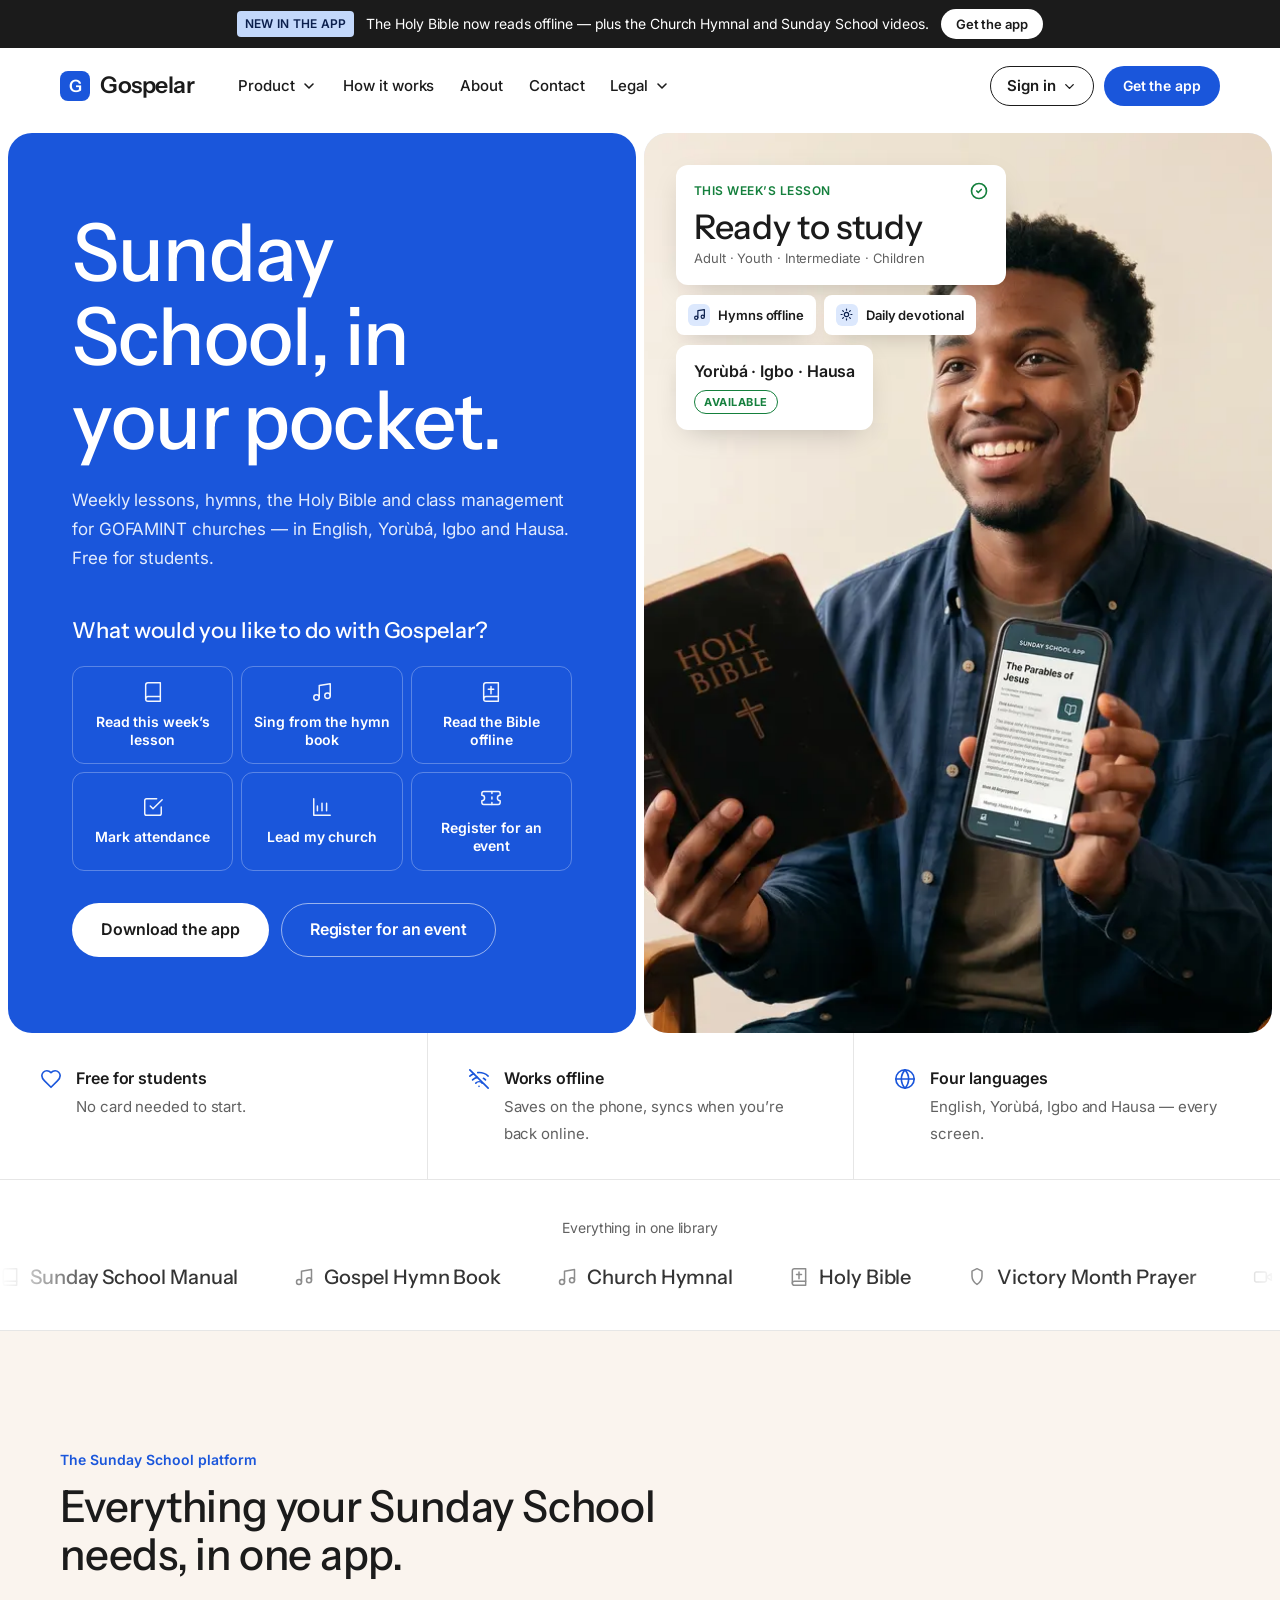
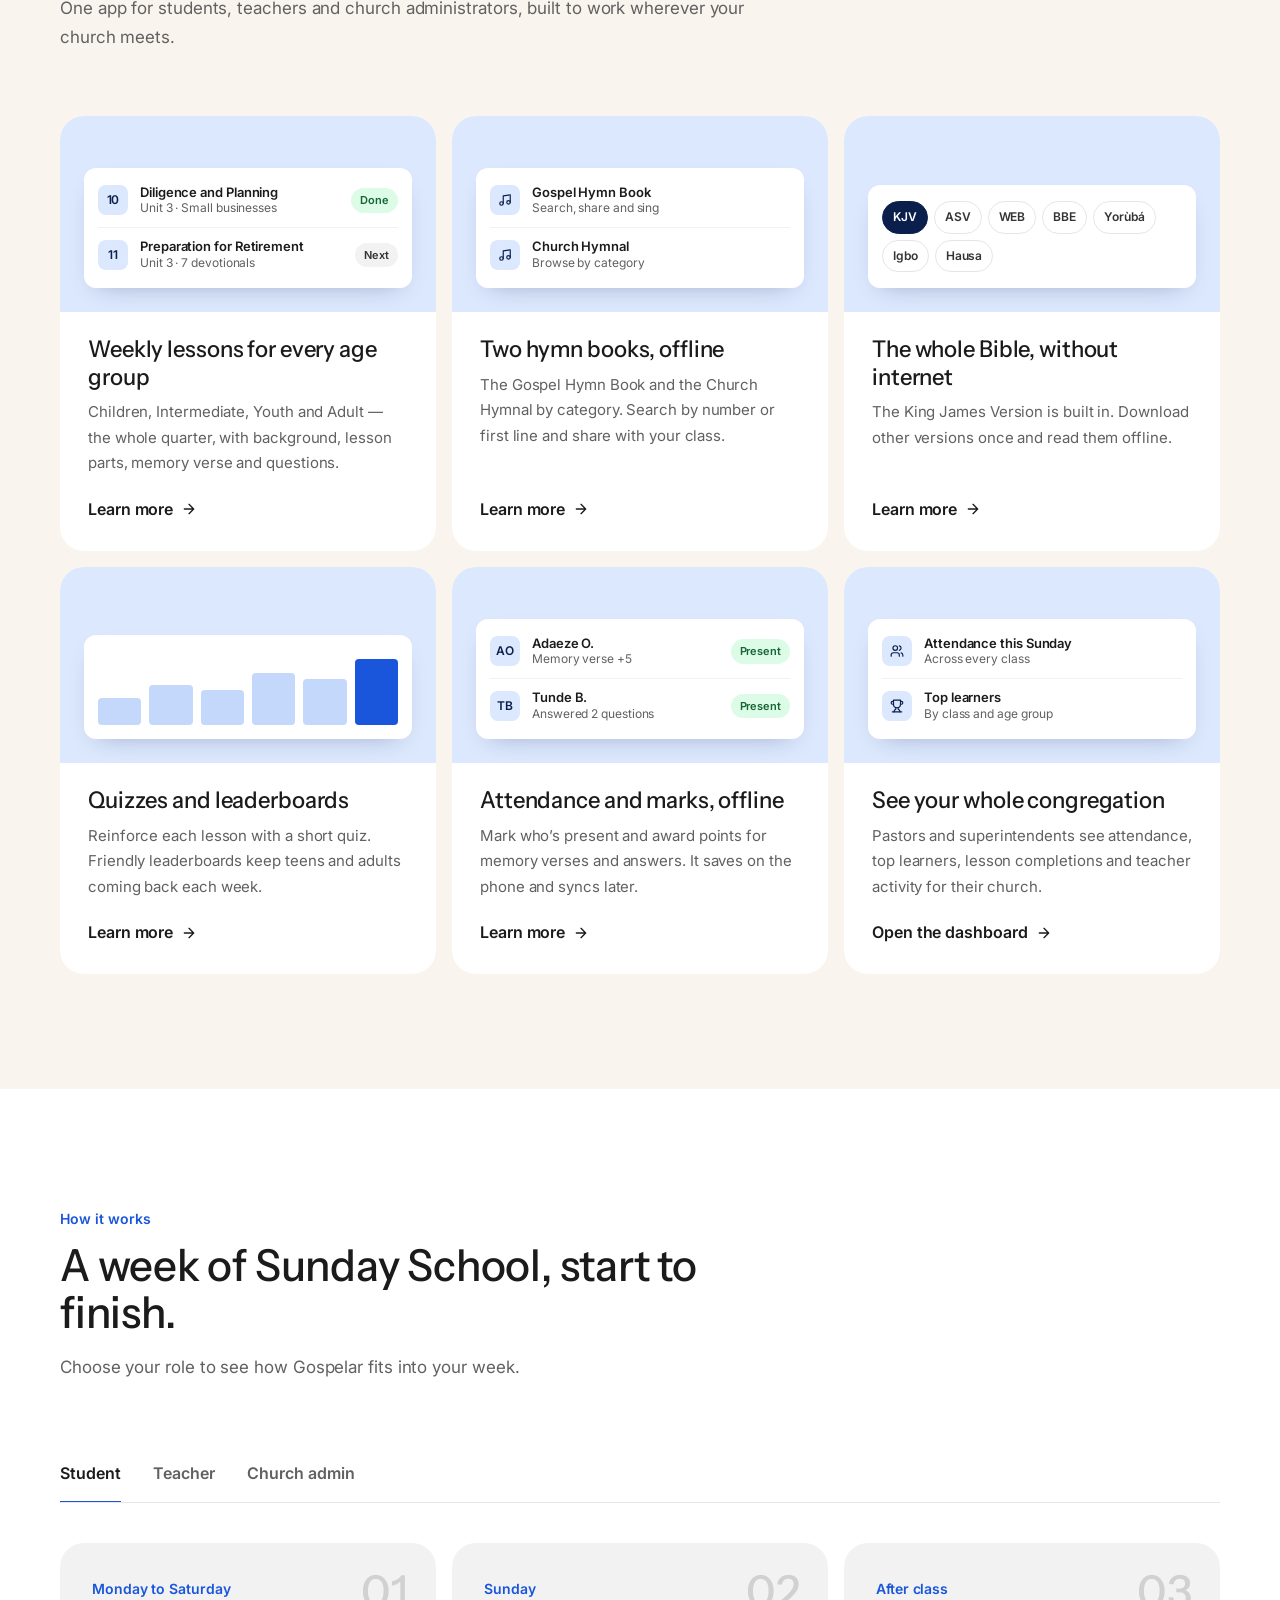
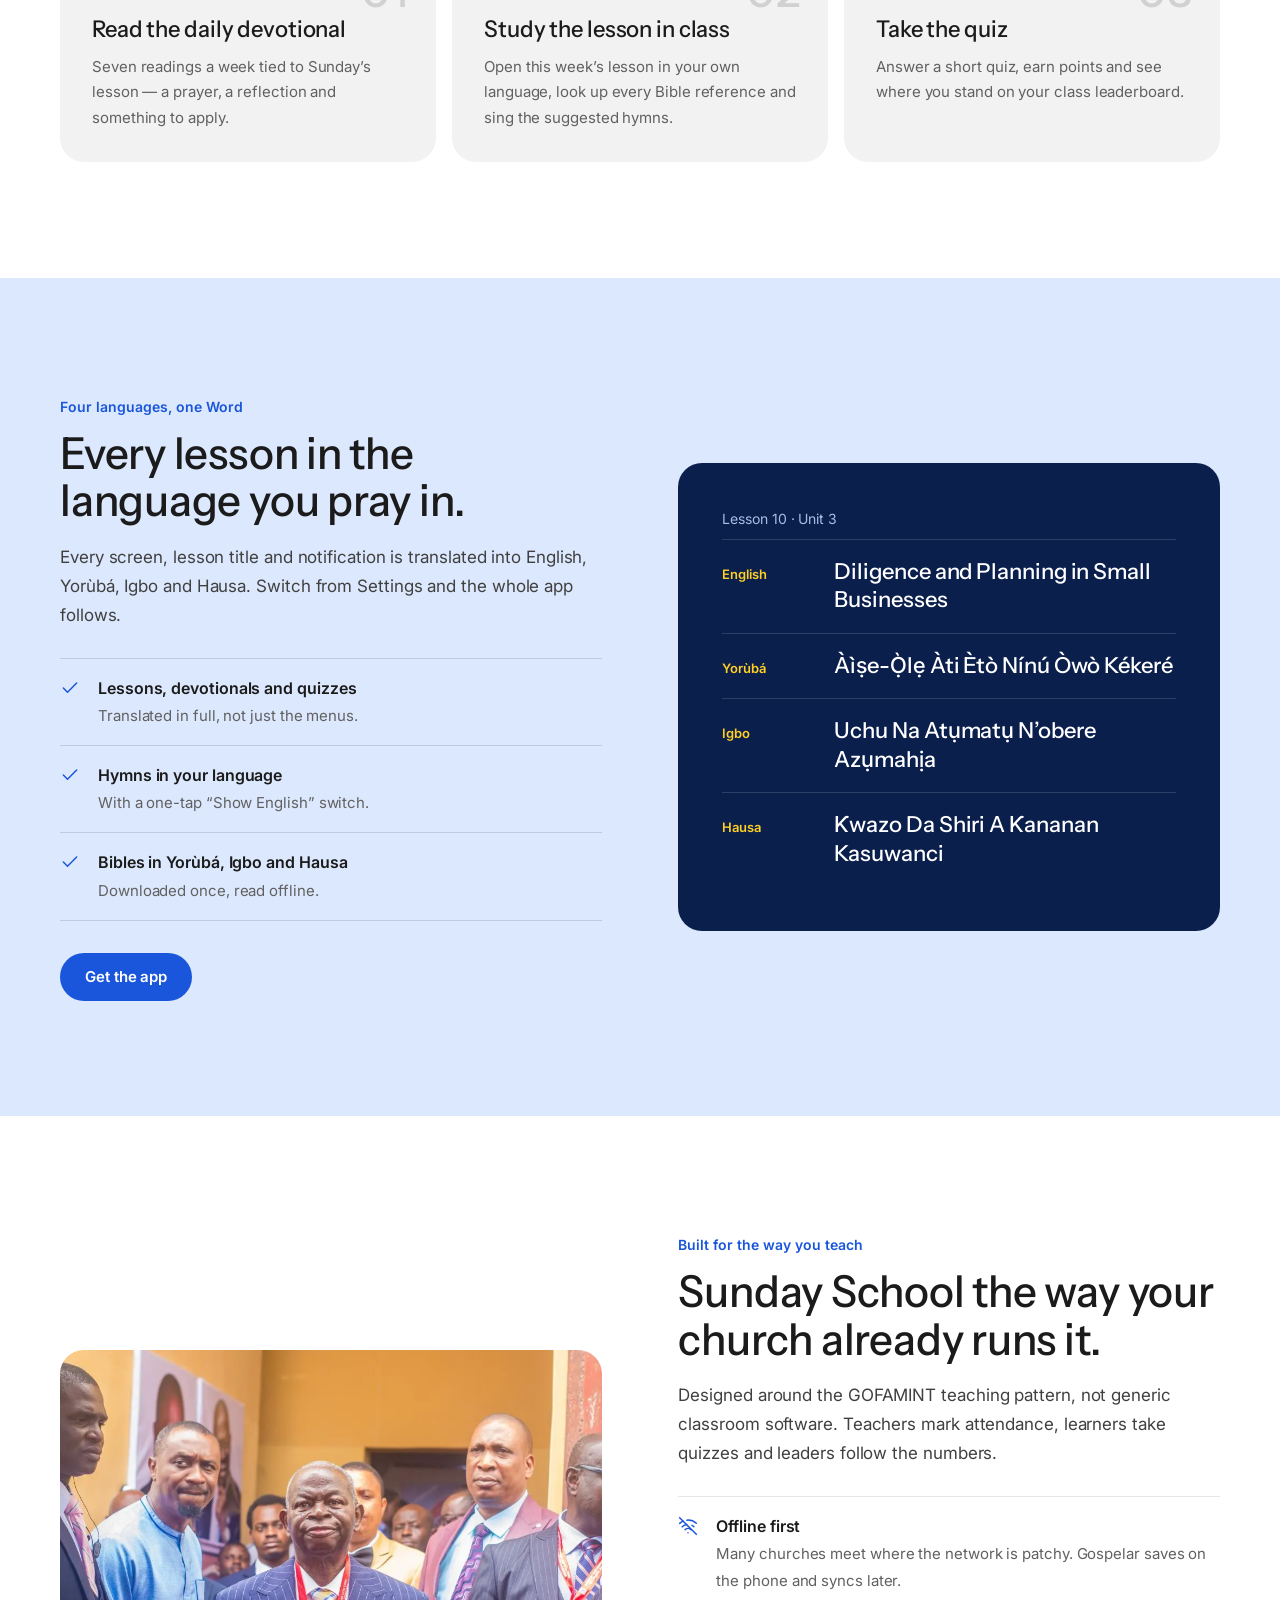
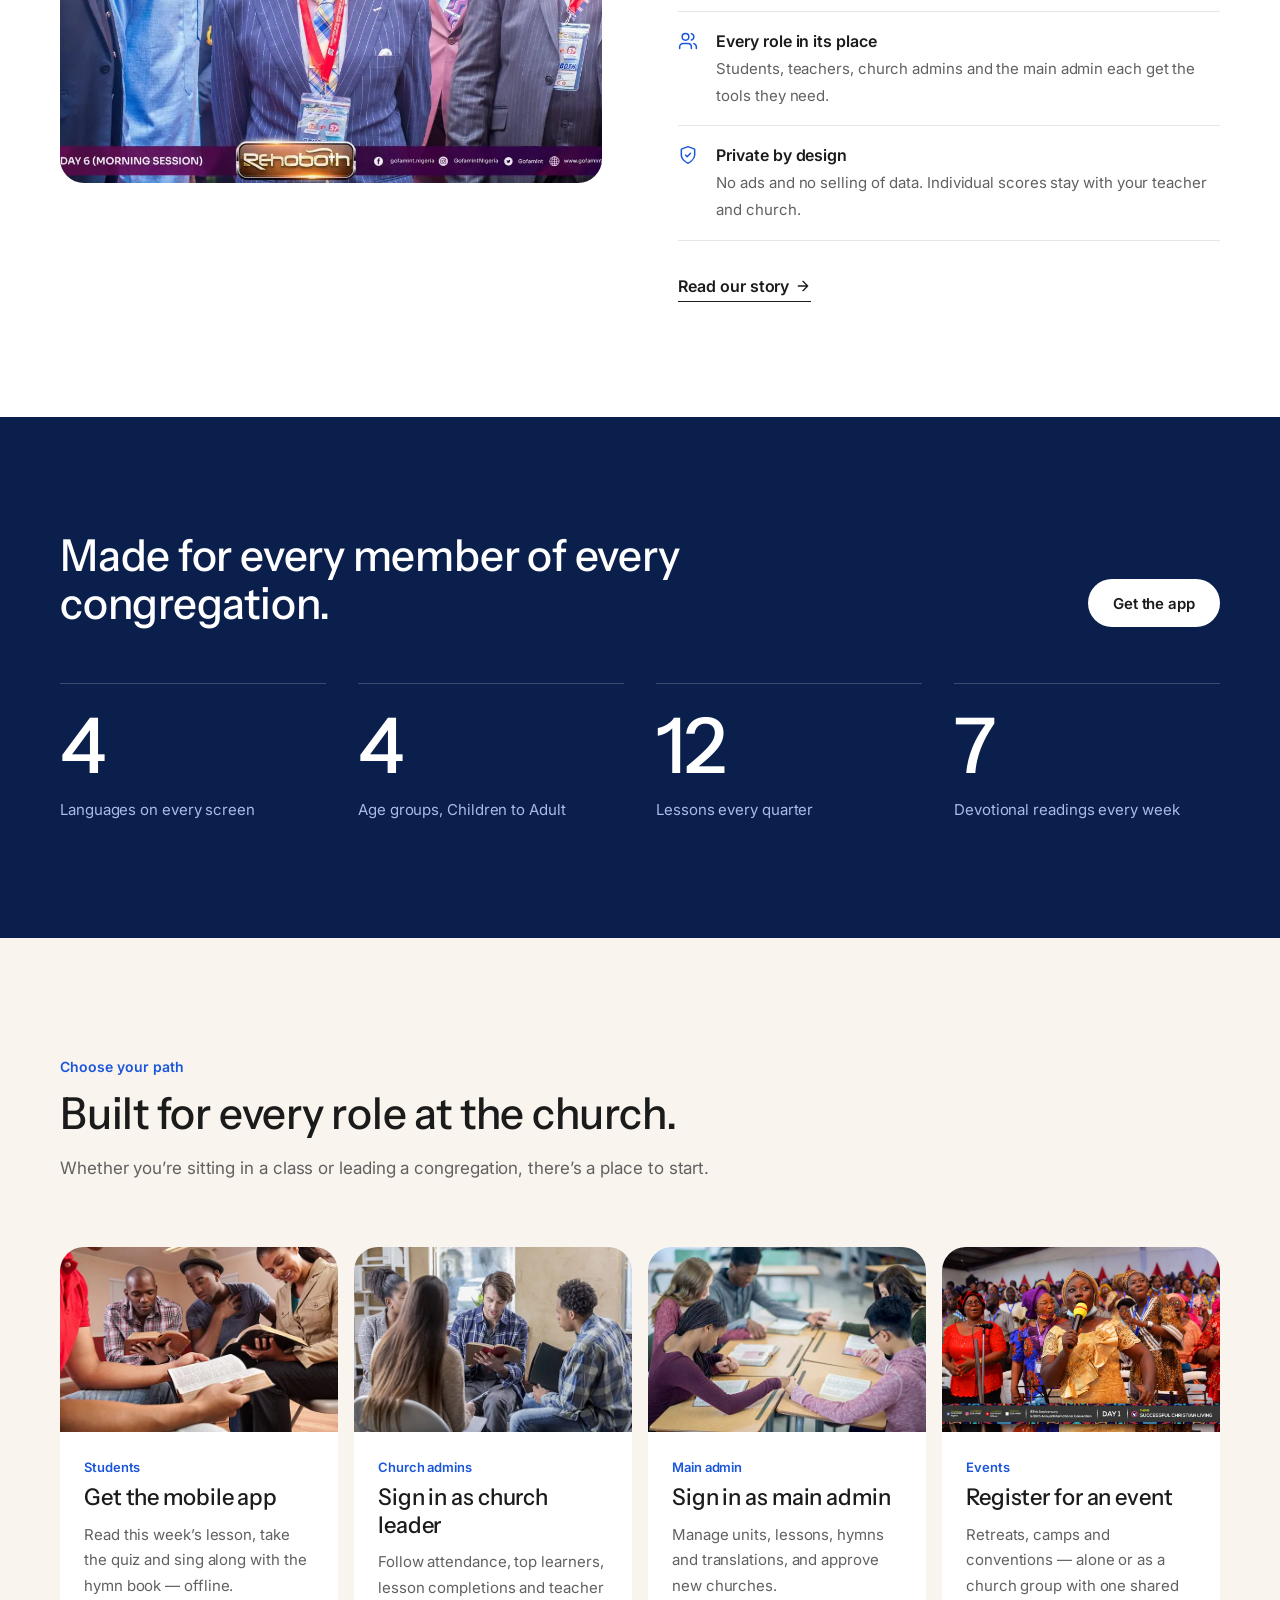
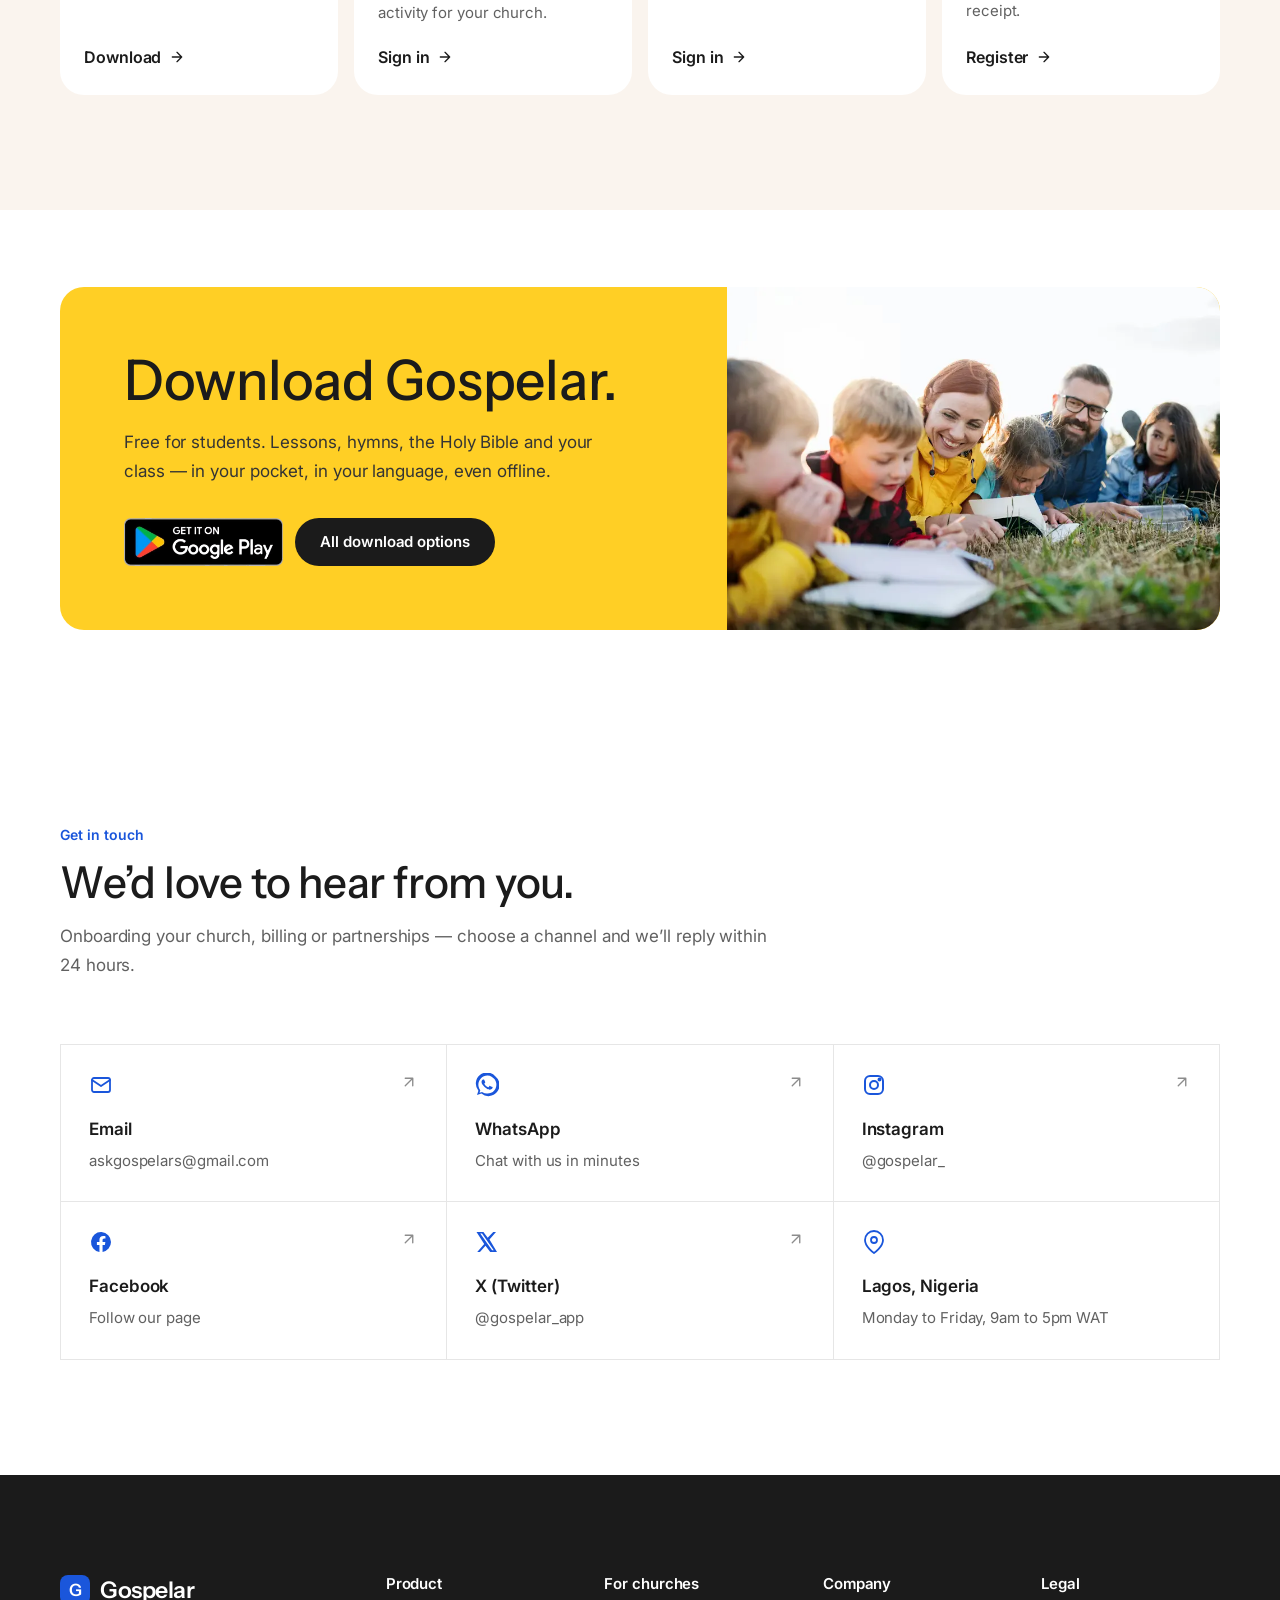
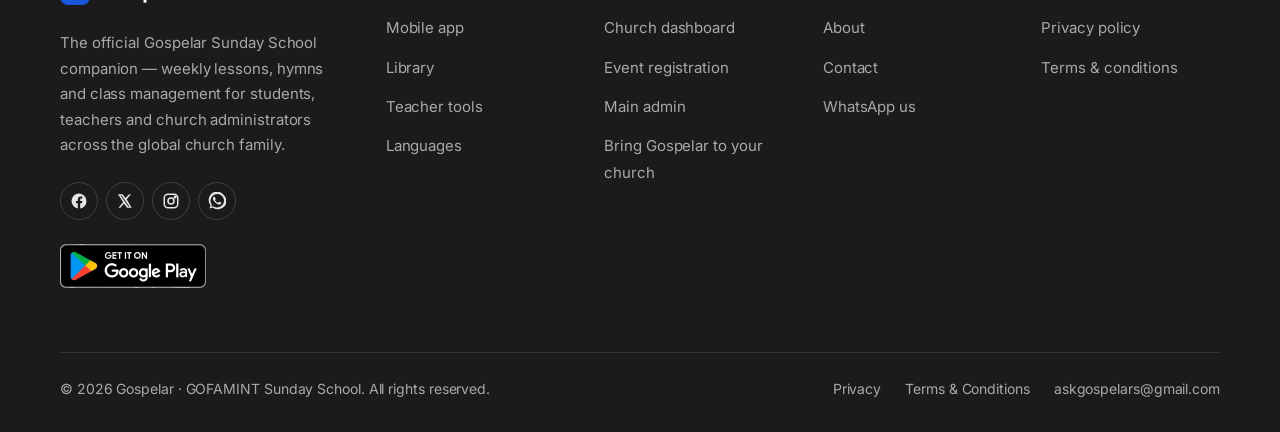
<file: index.html>
<!doctype html>
<html lang="en" class="no-js">
<head>
<meta charset="utf-8">
<meta name="viewport" content="width=device-width,initial-scale=1,viewport-fit=cover">
<meta http-equiv="Content-Security-Policy" content="upgrade-insecure-requests">
<title>Gospelar — Sunday School, in your pocket</title>
<meta name="description" content="Gospelar is the official GOFAMINT Sunday School companion: weekly lessons, hymn books, the Holy Bible offline, quizzes and class management for students, teachers and church admins — in English, Yorùbá, Igbo and Hausa.">
<link rel="canonical" href="https://www.gospelar.com/">
<link rel="icon" type="image/svg+xml" href="/logo.svg">
<link rel="alternate icon" type="image/png" href="/favicon.png">
<link rel="apple-touch-icon" sizes="180x180" href="/favicon.png">
<meta name="theme-color" content="#1A56DB">
<meta property="og:title" content="Gospelar — Sunday School, in your pocket">
<meta property="og:description" content="Gospelar is the official GOFAMINT Sunday School companion: weekly lessons, hymn books, the Holy Bible offline, quizzes and class management for students, teachers and church admins — in English, Yorùbá, Igbo and Hausa.">
<meta property="og:url" content="https://www.gospelar.com/">
<meta property="og:type" content="website">
<meta property="og:image" content="https://www.gospelar.com/og.png">
<meta name="twitter:card" content="summary_large_image">
<meta name="google-site-verification" content="_QhrQW_RCBbt8Z-74J6TYrkos6VNBDIno-dVnlDckDE" />
<link rel="preconnect" href="https://fonts.googleapis.com">
<link rel="preconnect" href="https://fonts.gstatic.com" crossorigin>
<link href="https://fonts.googleapis.com/css2?family=Inter:wght@400;500;600;700&family=Instrument+Sans:wdth,wght@75..100,400..700&display=swap" rel="stylesheet">
<link rel="stylesheet" href="/assets/site.css">
</head>
<body>
<a class="sr-only" href="#main">Skip to content</a>

<div class="announce">
  <div class="container">
    <span class="tag">New in the app</span>
    <span>The Holy Bible now reads offline — plus the Church Hymnal and Sunday School videos.</span>
    <a href="/app" class="btn btn-white">Get the app</a>
  </div>
</div>

<header class="site-header">
  <div class="container nav">
    <a href="/" class="brand" aria-label="Gospelar home"><span class="brand-mark">G</span><span>Gospelar</span></a>

    <nav class="nav-menu" aria-label="Main">
      <div class="nav-item">
        <button class="nav-trigger" aria-expanded="false" aria-haspopup="true">Product <svg width="16" height="16" viewBox="0 0 24 24" fill="none" stroke="currentColor" stroke-width="2.4" stroke-linecap="round" stroke-linejoin="round" aria-hidden="true"><path d="m6 9 6 6 6-6"/></svg></button>
        <div class="dropdown mega" role="menu">
          <a class="dd-link" href="/app">
          <span class="dd-icon"><svg width="19" height="19" viewBox="0 0 24 24" fill="none" stroke="currentColor" stroke-width="1.9" stroke-linecap="round" stroke-linejoin="round" aria-hidden="true"><rect x="5" y="2" width="14" height="20" rx="2" ry="2"/><path d="M12 18h.01"/></svg></span>
          <span><span class="dd-title">Mobile app</span><span class="dd-sub">Lessons, hymns, Bible &amp; quizzes — free for students</span></span>
        </a>
          <a class="dd-link" href="/#platform">
          <span class="dd-icon"><svg width="19" height="19" viewBox="0 0 24 24" fill="none" stroke="currentColor" stroke-width="1.9" stroke-linecap="round" stroke-linejoin="round" aria-hidden="true"><path d="M4 19.5A2.5 2.5 0 0 1 6.5 17H20"/><path d="M6.5 2H20v20H6.5A2.5 2.5 0 0 1 4 19.5v-15A2.5 2.5 0 0 1 6.5 2z"/></svg></span>
          <span><span class="dd-title">Library</span><span class="dd-sub">Sunday School manual, hymn books, Holy Bible</span></span>
        </a>
          <a class="dd-link" href="/#walkthrough">
          <span class="dd-icon"><svg width="19" height="19" viewBox="0 0 24 24" fill="none" stroke="currentColor" stroke-width="1.9" stroke-linecap="round" stroke-linejoin="round" aria-hidden="true"><path d="m9 11 3 3L22 4"/><path d="M21 12v7a2 2 0 0 1-2 2H5a2 2 0 0 1-2-2V5a2 2 0 0 1 2-2h11"/></svg></span>
          <span><span class="dd-title">Teacher tools</span><span class="dd-sub">Attendance &amp; marks that work offline</span></span>
        </a>
          <a class="dd-link" href="https://church.gospelar.com">
          <span class="dd-icon"><svg width="19" height="19" viewBox="0 0 24 24" fill="none" stroke="currentColor" stroke-width="1.9" stroke-linecap="round" stroke-linejoin="round" aria-hidden="true"><path d="M3 3v18h18"/><path d="M7 16v-5M12 16V8M17 16v-8"/></svg></span>
          <span><span class="dd-title">Church dashboard</span><span class="dd-sub">Engagement across your congregation</span></span>
        </a>
          <a class="dd-link" href="https://register.gospelar.com/">
          <span class="dd-icon"><svg width="19" height="19" viewBox="0 0 24 24" fill="none" stroke="currentColor" stroke-width="1.9" stroke-linecap="round" stroke-linejoin="round" aria-hidden="true"><path d="M2 9a3 3 0 0 1 0 6v2a2 2 0 0 0 2 2h16a2 2 0 0 0 2-2v-2a3 3 0 0 1 0-6V7a2 2 0 0 0-2-2H4a2 2 0 0 0-2 2Z"/><path d="M13 5v2M13 17v2M13 11v2"/></svg></span>
          <span><span class="dd-title">Event registration</span><span class="dd-sub">Retreats, camps &amp; conventions</span></span>
        </a>
          <a class="dd-link" href="/#languages">
          <span class="dd-icon"><svg width="19" height="19" viewBox="0 0 24 24" fill="none" stroke="currentColor" stroke-width="1.9" stroke-linecap="round" stroke-linejoin="round" aria-hidden="true"><circle cx="12" cy="12" r="10"/><path d="M2 12h20"/><path d="M12 2a15.3 15.3 0 0 1 4 10 15.3 15.3 0 0 1-4 10 15.3 15.3 0 0 1-4-10 15.3 15.3 0 0 1 4-10z"/></svg></span>
          <span><span class="dd-title">Four languages</span><span class="dd-sub">English, Yorùbá, Igbo and Hausa</span></span>
        </a>
          <div class="dd-foot"><span>Free for students. Sign-in for teachers and church admins.</span><a class="link-arrow" href="/app">Get the app <span class="arrow">→</span></a></div>
        </div>
      </div>
      <a class="nav-link" href="/#walkthrough">How it works</a>
      <a class="nav-link" href="/about">About</a>
      <a class="nav-link" href="/#contact">Contact</a>
      <div class="nav-item">
        <button class="nav-trigger" aria-expanded="false" aria-haspopup="true">Legal <svg width="16" height="16" viewBox="0 0 24 24" fill="none" stroke="currentColor" stroke-width="2.4" stroke-linecap="round" stroke-linejoin="round" aria-hidden="true"><path d="m6 9 6 6 6-6"/></svg></button>
        <div class="dropdown" role="menu">
          <a class="dd-link" href="/privacy">
          <span class="dd-icon"><svg width="19" height="19" viewBox="0 0 24 24" fill="none" stroke="currentColor" stroke-width="1.9" stroke-linecap="round" stroke-linejoin="round" aria-hidden="true"><path d="M12 22s8-4 8-10V5l-8-3-8 3v7c0 6 8 10 8 10z"/><path d="m9 12 2 2 4-4"/></svg></span>
          <span><span class="dd-title">Privacy Policy</span><span class="dd-sub">What we collect, how we use it, your rights</span></span>
        </a>
          <a class="dd-link" href="/terms">
          <span class="dd-icon"><svg width="19" height="19" viewBox="0 0 24 24" fill="none" stroke="currentColor" stroke-width="1.9" stroke-linecap="round" stroke-linejoin="round" aria-hidden="true"><path d="M4 19.5A2.5 2.5 0 0 1 6.5 17H20"/><path d="M6.5 2H20v20H6.5A2.5 2.5 0 0 1 4 19.5v-15A2.5 2.5 0 0 1 6.5 2z"/></svg></span>
          <span><span class="dd-title">Terms &amp; Conditions</span><span class="dd-sub">The rules for using the Gospelar app and website</span></span>
        </a>
        </div>
      </div>
    </nav>

    <div class="nav-actions">
      <div class="nav-item hide-m">
        <button class="nav-trigger btn btn-line btn-sm" aria-expanded="false" aria-haspopup="true">Sign in <svg width="15" height="15" viewBox="0 0 24 24" fill="none" stroke="currentColor" stroke-width="2.2" stroke-linecap="round" stroke-linejoin="round" aria-hidden="true"><path d="m6 9 6 6 6-6"/></svg></button>
        <div class="dropdown right" role="menu">
          <a class="dd-link" href="https://church.gospelar.com">
          <span class="dd-icon"><svg width="19" height="19" viewBox="0 0 24 24" fill="none" stroke="currentColor" stroke-width="1.9" stroke-linecap="round" stroke-linejoin="round" aria-hidden="true"><path d="M12 2v4M10 4h4"/><path d="m6 10 6-4 6 4"/><path d="M6 10v12h12V10"/><path d="M10 22v-5a2 2 0 0 1 4 0v5"/><path d="M2 22h20"/></svg></span>
          <span><span class="dd-title">Church admin</span><span class="dd-sub">Per-church insights &amp; classes</span></span>
        </a>
          <a class="dd-link" href="https://admin.gospelar.com">
          <span class="dd-icon"><svg width="19" height="19" viewBox="0 0 24 24" fill="none" stroke="currentColor" stroke-width="1.9" stroke-linecap="round" stroke-linejoin="round" aria-hidden="true"><path d="M12 22s8-4 8-10V5l-8-3-8 3v7c0 6 8 10 8 10z"/><path d="m9 12 2 2 4-4"/></svg></span>
          <span><span class="dd-title">Main admin</span><span class="dd-sub">Content, approvals &amp; system</span></span>
        </a>
          <a class="dd-link" href="https://register.gospelar.com/">
          <span class="dd-icon"><svg width="19" height="19" viewBox="0 0 24 24" fill="none" stroke="currentColor" stroke-width="1.9" stroke-linecap="round" stroke-linejoin="round" aria-hidden="true"><path d="M2 9a3 3 0 0 1 0 6v2a2 2 0 0 0 2 2h16a2 2 0 0 0 2-2v-2a3 3 0 0 1 0-6V7a2 2 0 0 0-2-2H4a2 2 0 0 0-2 2Z"/><path d="M13 5v2M13 17v2M13 11v2"/></svg></span>
          <span><span class="dd-title">Event registration</span><span class="dd-sub">Your tickets &amp; group bookings</span></span>
        </a>
        </div>
      </div>
      <a href="/app" class="btn btn-primary btn-sm hide-m">Get the app</a>
      <button class="nav-toggle" aria-expanded="false" aria-label="Open menu" aria-controls="mobile-menu"><svg width="24" height="24" viewBox="0 0 24 24" fill="none" stroke="currentColor" stroke-width="2.2" stroke-linecap="round" stroke-linejoin="round" aria-hidden="true"><path d="M4 6h16M4 12h16M4 18h16"/></svg></button>
    </div>
  </div>
</header>

<div class="mobile-panel" id="mobile-menu">
  <div class="m-group"><div class="m-label">Product</div>
    <a class="dd-link" href="/app">
          <span class="dd-icon"><svg width="19" height="19" viewBox="0 0 24 24" fill="none" stroke="currentColor" stroke-width="1.9" stroke-linecap="round" stroke-linejoin="round" aria-hidden="true"><rect x="5" y="2" width="14" height="20" rx="2" ry="2"/><path d="M12 18h.01"/></svg></span>
          <span><span class="dd-title">Mobile app</span><span class="dd-sub">Lessons, hymns, Bible &amp; quizzes — free for students</span></span>
        </a>
    <a class="dd-link" href="/#platform">
          <span class="dd-icon"><svg width="19" height="19" viewBox="0 0 24 24" fill="none" stroke="currentColor" stroke-width="1.9" stroke-linecap="round" stroke-linejoin="round" aria-hidden="true"><path d="M4 19.5A2.5 2.5 0 0 1 6.5 17H20"/><path d="M6.5 2H20v20H6.5A2.5 2.5 0 0 1 4 19.5v-15A2.5 2.5 0 0 1 6.5 2z"/></svg></span>
          <span><span class="dd-title">Library</span><span class="dd-sub">Sunday School manual, hymn books, Holy Bible</span></span>
        </a>
    <a class="dd-link" href="/#walkthrough">
          <span class="dd-icon"><svg width="19" height="19" viewBox="0 0 24 24" fill="none" stroke="currentColor" stroke-width="1.9" stroke-linecap="round" stroke-linejoin="round" aria-hidden="true"><path d="m9 11 3 3L22 4"/><path d="M21 12v7a2 2 0 0 1-2 2H5a2 2 0 0 1-2-2V5a2 2 0 0 1 2-2h11"/></svg></span>
          <span><span class="dd-title">Teacher tools</span><span class="dd-sub">Attendance &amp; marks that work offline</span></span>
        </a>
    <a class="dd-link" href="https://church.gospelar.com">
          <span class="dd-icon"><svg width="19" height="19" viewBox="0 0 24 24" fill="none" stroke="currentColor" stroke-width="1.9" stroke-linecap="round" stroke-linejoin="round" aria-hidden="true"><path d="M3 3v18h18"/><path d="M7 16v-5M12 16V8M17 16v-8"/></svg></span>
          <span><span class="dd-title">Church dashboard</span><span class="dd-sub">Engagement across your congregation</span></span>
        </a>
    <a class="dd-link" href="https://register.gospelar.com/">
          <span class="dd-icon"><svg width="19" height="19" viewBox="0 0 24 24" fill="none" stroke="currentColor" stroke-width="1.9" stroke-linecap="round" stroke-linejoin="round" aria-hidden="true"><path d="M2 9a3 3 0 0 1 0 6v2a2 2 0 0 0 2 2h16a2 2 0 0 0 2-2v-2a3 3 0 0 1 0-6V7a2 2 0 0 0-2-2H4a2 2 0 0 0-2 2Z"/><path d="M13 5v2M13 17v2M13 11v2"/></svg></span>
          <span><span class="dd-title">Event registration</span><span class="dd-sub">Retreats, camps &amp; conventions</span></span>
        </a>
    <a class="dd-link" href="/#languages">
          <span class="dd-icon"><svg width="19" height="19" viewBox="0 0 24 24" fill="none" stroke="currentColor" stroke-width="1.9" stroke-linecap="round" stroke-linejoin="round" aria-hidden="true"><circle cx="12" cy="12" r="10"/><path d="M2 12h20"/><path d="M12 2a15.3 15.3 0 0 1 4 10 15.3 15.3 0 0 1-4 10 15.3 15.3 0 0 1-4-10 15.3 15.3 0 0 1 4-10z"/></svg></span>
          <span><span class="dd-title">Four languages</span><span class="dd-sub">English, Yorùbá, Igbo and Hausa</span></span>
        </a>
  </div>
  <div class="m-group"><div class="m-label">Company</div>
    <a class="dd-link" href="/#walkthrough"><span class="dd-title">How it works</span></a>
    <a class="dd-link" href="/about"><span class="dd-title">About</span></a>
    <a class="dd-link" href="/#contact"><span class="dd-title">Contact</span></a>
  </div>
  <div class="m-group"><div class="m-label">Legal</div>
    <a class="dd-link" href="/privacy">
          <span class="dd-icon"><svg width="19" height="19" viewBox="0 0 24 24" fill="none" stroke="currentColor" stroke-width="1.9" stroke-linecap="round" stroke-linejoin="round" aria-hidden="true"><path d="M12 22s8-4 8-10V5l-8-3-8 3v7c0 6 8 10 8 10z"/><path d="m9 12 2 2 4-4"/></svg></span>
          <span><span class="dd-title">Privacy Policy</span><span class="dd-sub">What we collect, how we use it, your rights</span></span>
        </a>
    <a class="dd-link" href="/terms">
          <span class="dd-icon"><svg width="19" height="19" viewBox="0 0 24 24" fill="none" stroke="currentColor" stroke-width="1.9" stroke-linecap="round" stroke-linejoin="round" aria-hidden="true"><path d="M4 19.5A2.5 2.5 0 0 1 6.5 17H20"/><path d="M6.5 2H20v20H6.5A2.5 2.5 0 0 1 4 19.5v-15A2.5 2.5 0 0 1 6.5 2z"/></svg></span>
          <span><span class="dd-title">Terms &amp; Conditions</span><span class="dd-sub">The rules for using the Gospelar app and website</span></span>
        </a>
  </div>
  <div class="m-group"><div class="m-label">Sign in</div>
    <a class="dd-link" href="https://church.gospelar.com">
          <span class="dd-icon"><svg width="19" height="19" viewBox="0 0 24 24" fill="none" stroke="currentColor" stroke-width="1.9" stroke-linecap="round" stroke-linejoin="round" aria-hidden="true"><path d="M12 2v4M10 4h4"/><path d="m6 10 6-4 6 4"/><path d="M6 10v12h12V10"/><path d="M10 22v-5a2 2 0 0 1 4 0v5"/><path d="M2 22h20"/></svg></span>
          <span><span class="dd-title">Church admin</span><span class="dd-sub">Per-church insights &amp; classes</span></span>
        </a>
    <a class="dd-link" href="https://admin.gospelar.com">
          <span class="dd-icon"><svg width="19" height="19" viewBox="0 0 24 24" fill="none" stroke="currentColor" stroke-width="1.9" stroke-linecap="round" stroke-linejoin="round" aria-hidden="true"><path d="M12 22s8-4 8-10V5l-8-3-8 3v7c0 6 8 10 8 10z"/><path d="m9 12 2 2 4-4"/></svg></span>
          <span><span class="dd-title">Main admin</span><span class="dd-sub">Content, approvals &amp; system</span></span>
        </a>
  </div>
  <div class="m-cta">
    <a href="/app" class="btn btn-primary btn-lg">Get the app</a>
    <a href="https://register.gospelar.com/" class="btn btn-line btn-lg">Register for an event</a>
  </div>
</div>

<main id="main">

<section class="hero">
  <div class="hero-grid">
    <div class="hero-panel">
      <h1 class="display">Sunday School, in your pocket.</h1>
      <p class="lead">Weekly lessons, hymns, the Holy Bible and class management for GOFAMINT churches — in English, Yorùbá, Igbo and Hausa. Free for students.</p>
      <p class="hero-q">What would you like to do with Gospelar?</p>
      <div class="task-grid">
        <a class="task" href="/app"><svg width="22" height="22" viewBox="0 0 24 24" fill="none" stroke="currentColor" stroke-width="1.6" stroke-linecap="round" stroke-linejoin="round" aria-hidden="true"><path d="M4 19.5A2.5 2.5 0 0 1 6.5 17H20"/><path d="M6.5 2H20v20H6.5A2.5 2.5 0 0 1 4 19.5v-15A2.5 2.5 0 0 1 6.5 2z"/></svg><span>Read this week’s lesson</span></a>
        <a class="task" href="/app"><svg width="22" height="22" viewBox="0 0 24 24" fill="none" stroke="currentColor" stroke-width="1.6" stroke-linecap="round" stroke-linejoin="round" aria-hidden="true"><path d="M9 18V5l12-2v13"/><circle cx="6" cy="18" r="3"/><circle cx="18" cy="16" r="3"/></svg><span>Sing from the hymn book</span></a>
        <a class="task" href="/app"><svg width="22" height="22" viewBox="0 0 24 24" fill="none" stroke="currentColor" stroke-width="1.6" stroke-linecap="round" stroke-linejoin="round" aria-hidden="true"><path d="M4 19.5A2.5 2.5 0 0 1 6.5 17H20"/><path d="M6.5 2H20v20H6.5A2.5 2.5 0 0 1 4 19.5v-15A2.5 2.5 0 0 1 6.5 2z"/><path d="M12 6v8M9 9h6"/></svg><span>Read the Bible offline</span></a>
        <a class="task" href="/#walkthrough"><svg width="22" height="22" viewBox="0 0 24 24" fill="none" stroke="currentColor" stroke-width="1.6" stroke-linecap="round" stroke-linejoin="round" aria-hidden="true"><path d="m9 11 3 3L22 4"/><path d="M21 12v7a2 2 0 0 1-2 2H5a2 2 0 0 1-2-2V5a2 2 0 0 1 2-2h11"/></svg><span>Mark attendance</span></a>
        <a class="task" href="https://church.gospelar.com"><svg width="22" height="22" viewBox="0 0 24 24" fill="none" stroke="currentColor" stroke-width="1.6" stroke-linecap="round" stroke-linejoin="round" aria-hidden="true"><path d="M3 3v18h18"/><path d="M7 16v-5M12 16V8M17 16v-8"/></svg><span>Lead my church</span></a>
        <a class="task" href="https://register.gospelar.com/"><svg width="22" height="22" viewBox="0 0 24 24" fill="none" stroke="currentColor" stroke-width="1.6" stroke-linecap="round" stroke-linejoin="round" aria-hidden="true"><path d="M2 9a3 3 0 0 1 0 6v2a2 2 0 0 0 2 2h16a2 2 0 0 0 2-2v-2a3 3 0 0 1 0-6V7a2 2 0 0 0-2-2H4a2 2 0 0 0-2 2Z"/><path d="M13 5v2M13 17v2M13 11v2"/></svg><span>Register for an event</span></a>
      </div>
      <div class="hero-actions">
        <a href="/app" class="btn btn-white btn-lg">Download the app</a>
        <a href="https://register.gospelar.com/" class="btn btn-line-white btn-lg">Register for an event</a>
      </div>
    </div>
    <div class="hero-media">
      <img src="/images/web/hero-student.webp" alt="A young man holding a Bible and the Gospelar app" width="1600" height="893" fetchpriority="high">
      <div class="ui-stack">
        <div class="ui-card">
          <div class="ui-eyebrow">This week’s lesson <svg width="18" height="18" viewBox="0 0 24 24" fill="none" stroke="currentColor" stroke-width="2.2" stroke-linecap="round" stroke-linejoin="round" aria-hidden="true"><circle cx="12" cy="12" r="10"/><path d="m9 12 2 2 4-4"/></svg></div>
          <div class="ui-big">Ready to study</div>
          <div class="ui-sub">Adult · Youth · Intermediate · Children</div>
        </div>
        <div class="ui-chips">
          <span class="ui-chip"><i><svg width="13" height="13" viewBox="0 0 24 24" fill="none" stroke="currentColor" stroke-width="2.2" stroke-linecap="round" stroke-linejoin="round" aria-hidden="true"><path d="M9 18V5l12-2v13"/><circle cx="6" cy="18" r="3"/><circle cx="18" cy="16" r="3"/></svg></i>Hymns offline</span>
          <span class="ui-chip"><i><svg width="13" height="13" viewBox="0 0 24 24" fill="none" stroke="currentColor" stroke-width="2.2" stroke-linecap="round" stroke-linejoin="round" aria-hidden="true"><circle cx="12" cy="12" r="4"/><path d="M12 2v2M12 20v2M4.93 4.93l1.41 1.41M17.66 17.66l1.41 1.41M2 12h2M20 12h2M6.34 17.66l-1.41 1.41M19.07 4.93l-1.41 1.41"/></svg></i>Daily devotional</span>
        </div>
        <div class="ui-card" style="width:auto;justify-self:start">
          <div class="ui-t" style="font-weight:600;color:var(--ink)">Yorùbá · Igbo · Hausa</div>
          <span class="ui-badge">Available</span>
        </div>
      </div>
    </div>
  </div>
</section>

<div class="facts">
  <div class="fact"><svg width="22" height="22" viewBox="0 0 24 24" fill="none" stroke="currentColor" stroke-width="1.8" stroke-linecap="round" stroke-linejoin="round" aria-hidden="true"><path d="M19 14c1.49-1.46 3-3.21 3-5.5A5.5 5.5 0 0 0 16.5 3c-1.76 0-3 .5-4.5 2-1.5-1.5-2.74-2-4.5-2A5.5 5.5 0 0 0 2 8.5c0 2.3 1.5 4.05 3 5.5l7 7Z"/></svg><div><b>Free for students</b><span>No card needed to start.</span></div></div>
  <div class="fact"><svg width="22" height="22" viewBox="0 0 24 24" fill="none" stroke="currentColor" stroke-width="1.8" stroke-linecap="round" stroke-linejoin="round" aria-hidden="true"><path d="M12 20h.01"/><path d="M8.5 16.43a5 5 0 0 1 7 0"/><path d="M2 8.82a15 15 0 0 1 4.17-2.65"/><path d="M10.66 5c4.01-.36 8.14.9 11.34 3.76"/><path d="M16.85 11.25a10 10 0 0 1 2.22 1.68"/><path d="M5 13a10 10 0 0 1 5.24-2.76"/><path d="m2 2 20 20"/></svg><div><b>Works offline</b><span>Saves on the phone, syncs when you’re back online.</span></div></div>
  <div class="fact"><svg width="22" height="22" viewBox="0 0 24 24" fill="none" stroke="currentColor" stroke-width="1.8" stroke-linecap="round" stroke-linejoin="round" aria-hidden="true"><circle cx="12" cy="12" r="10"/><path d="M2 12h20"/><path d="M12 2a15.3 15.3 0 0 1 4 10 15.3 15.3 0 0 1-4 10 15.3 15.3 0 0 1-4-10 15.3 15.3 0 0 1 4-10z"/></svg><div><b>Four languages</b><span>English, Yorùbá, Igbo and Hausa — every screen.</span></div></div>
</div>

<div class="strip">
  <p class="strip-label">Everything in one library</p>
  <div class="marquee" aria-label="What’s in the Gospelar library">
    <div class="marquee-track">
      <span class="m-item"><svg width="20" height="20" viewBox="0 0 24 24" fill="none" stroke="currentColor" stroke-width="1.8" stroke-linecap="round" stroke-linejoin="round" aria-hidden="true"><path d="M4 19.5A2.5 2.5 0 0 1 6.5 17H20"/><path d="M6.5 2H20v20H6.5A2.5 2.5 0 0 1 4 19.5v-15A2.5 2.5 0 0 1 6.5 2z"/></svg>Sunday School Manual</span>
      <span class="m-item"><svg width="20" height="20" viewBox="0 0 24 24" fill="none" stroke="currentColor" stroke-width="1.8" stroke-linecap="round" stroke-linejoin="round" aria-hidden="true"><path d="M9 18V5l12-2v13"/><circle cx="6" cy="18" r="3"/><circle cx="18" cy="16" r="3"/></svg>Gospel Hymn Book</span>
      <span class="m-item"><svg width="20" height="20" viewBox="0 0 24 24" fill="none" stroke="currentColor" stroke-width="1.8" stroke-linecap="round" stroke-linejoin="round" aria-hidden="true"><path d="M9 18V5l12-2v13"/><circle cx="6" cy="18" r="3"/><circle cx="18" cy="16" r="3"/></svg>Church Hymnal</span>
      <span class="m-item"><svg width="20" height="20" viewBox="0 0 24 24" fill="none" stroke="currentColor" stroke-width="1.8" stroke-linecap="round" stroke-linejoin="round" aria-hidden="true"><path d="M4 19.5A2.5 2.5 0 0 1 6.5 17H20"/><path d="M6.5 2H20v20H6.5A2.5 2.5 0 0 1 4 19.5v-15A2.5 2.5 0 0 1 6.5 2z"/><path d="M12 6v8M9 9h6"/></svg>Holy Bible</span>
      <span class="m-item"><svg width="20" height="20" viewBox="0 0 24 24" fill="none" stroke="currentColor" stroke-width="1.8" stroke-linecap="round" stroke-linejoin="round" aria-hidden="true"><path d="M12 21s-6-4.35-6-10V5l6-3 6 3v6c0 5.65-6 10-6 10Z"/></svg>Victory Month Prayer</span>
      <span class="m-item"><svg width="20" height="20" viewBox="0 0 24 24" fill="none" stroke="currentColor" stroke-width="1.8" stroke-linecap="round" stroke-linejoin="round" aria-hidden="true"><path d="m22 8-6 4 6 4V8Z"/><rect x="2" y="6" width="14" height="12" rx="2"/></svg>Sunday School Videos</span>
      <span class="m-item"><svg width="20" height="20" viewBox="0 0 24 24" fill="none" stroke="currentColor" stroke-width="1.8" stroke-linecap="round" stroke-linejoin="round" aria-hidden="true"><path d="M16 21v-2a4 4 0 0 0-4-4H6a4 4 0 0 0-4 4v2"/><circle cx="9" cy="7" r="4"/><path d="M22 21v-2a4 4 0 0 0-3-3.87"/><path d="M16 3.13a4 4 0 0 1 0 7.75"/></svg>Teacher Manual</span>
      <span class="m-item"><svg width="20" height="20" viewBox="0 0 24 24" fill="none" stroke="currentColor" stroke-width="1.8" stroke-linecap="round" stroke-linejoin="round" aria-hidden="true"><circle cx="12" cy="12" r="4"/><path d="M12 2v2M12 20v2M4.93 4.93l1.41 1.41M17.66 17.66l1.41 1.41M2 12h2M20 12h2M6.34 17.66l-1.41 1.41M19.07 4.93l-1.41 1.41"/></svg>Daily Devotionals</span>
    </div>
  </div>
</div>

<section class="section bg-cream" id="platform">
  <div class="container">
    <div class="section-head" data-reveal style="--d:0s">
      <span class="kicker">The Sunday School platform</span>
      <h2 class="h2">Everything your Sunday School needs, in one app.</h2>
      <p class="lead">One app for students, teachers and church administrators, built to work wherever your church meets.</p>
    </div>
    <div class="card-grid">
      
      <a class="p-card" href="/app" data-reveal style="--d:0s">
        <div class="p-visual"><div class="ui"><div class="ui-row"><span class="ui-dot">10</span><div><div class="ui-t">Diligence and Planning</div><div class="ui-s">Unit 3 · Small businesses</div></div><span class="ui-pill ok">Done</span></div><div class="ui-row"><span class="ui-dot">11</span><div><div class="ui-t">Preparation for Retirement</div><div class="ui-s">Unit 3 · 7 devotionals</div></div><span class="ui-pill">Next</span></div></div></div>
        <div class="p-body">
          <h3 class="h4">Weekly lessons for every age group</h3>
          <p>Children, Intermediate, Youth and Adult — the whole quarter, with background, lesson parts, memory verse and questions.</p>
          <span class="p-more">Learn more <svg width="16" height="16" viewBox="0 0 24 24" fill="none" stroke="currentColor" stroke-width="2" stroke-linecap="round" stroke-linejoin="round" aria-hidden="true"><path d="M5 12h14M12 5l7 7-7 7"/></svg></span>
        </div>
      </a>
      
      <a class="p-card" href="/app" data-reveal style="--d:0s">
        <div class="p-visual"><div class="ui"><div class="ui-row"><span class="ui-dot"><svg width="14" height="14" viewBox="0 0 24 24" fill="none" stroke="currentColor" stroke-width="2" stroke-linecap="round" stroke-linejoin="round" aria-hidden="true"><path d="M9 18V5l12-2v13"/><circle cx="6" cy="18" r="3"/><circle cx="18" cy="16" r="3"/></svg></span><div><div class="ui-t">Gospel Hymn Book</div><div class="ui-s">Search, share and sing</div></div></div><div class="ui-row"><span class="ui-dot"><svg width="14" height="14" viewBox="0 0 24 24" fill="none" stroke="currentColor" stroke-width="2" stroke-linecap="round" stroke-linejoin="round" aria-hidden="true"><path d="M9 18V5l12-2v13"/><circle cx="6" cy="18" r="3"/><circle cx="18" cy="16" r="3"/></svg></span><div><div class="ui-t">Church Hymnal</div><div class="ui-s">Browse by category</div></div></div></div></div>
        <div class="p-body">
          <h3 class="h4">Two hymn books, offline</h3>
          <p>The Gospel Hymn Book and the Church Hymnal by category. Search by number or first line and share with your class.</p>
          <span class="p-more">Learn more <svg width="16" height="16" viewBox="0 0 24 24" fill="none" stroke="currentColor" stroke-width="2" stroke-linecap="round" stroke-linejoin="round" aria-hidden="true"><path d="M5 12h14M12 5l7 7-7 7"/></svg></span>
        </div>
      </a>
      
      <a class="p-card" href="/app" data-reveal style="--d:0s">
        <div class="p-visual"><div class="ui"><div class="ui-tags"><span class="on">KJV</span><span>ASV</span><span>WEB</span><span>BBE</span><span>Yorùbá</span><span>Igbo</span><span>Hausa</span></div></div></div>
        <div class="p-body">
          <h3 class="h4">The whole Bible, without internet</h3>
          <p>The King James Version is built in. Download other versions once and read them offline.</p>
          <span class="p-more">Learn more <svg width="16" height="16" viewBox="0 0 24 24" fill="none" stroke="currentColor" stroke-width="2" stroke-linecap="round" stroke-linejoin="round" aria-hidden="true"><path d="M5 12h14M12 5l7 7-7 7"/></svg></span>
        </div>
      </a>
      
      <a class="p-card" href="/app" data-reveal style="--d:0s">
        <div class="p-visual"><div class="ui"><div class="ui-bars"><i style="height:38%"></i><i style="height:56%"></i><i style="height:48%"></i><i style="height:72%"></i><i style="height:64%"></i><i class="hi" style="height:92%"></i></div></div></div>
        <div class="p-body">
          <h3 class="h4">Quizzes and leaderboards</h3>
          <p>Reinforce each lesson with a short quiz. Friendly leaderboards keep teens and adults coming back each week.</p>
          <span class="p-more">Learn more <svg width="16" height="16" viewBox="0 0 24 24" fill="none" stroke="currentColor" stroke-width="2" stroke-linecap="round" stroke-linejoin="round" aria-hidden="true"><path d="M5 12h14M12 5l7 7-7 7"/></svg></span>
        </div>
      </a>
      
      <a class="p-card" href="/#walkthrough" data-reveal style="--d:0s">
        <div class="p-visual"><div class="ui"><div class="ui-row"><span class="ui-dot">AO</span><div><div class="ui-t">Adaeze O.</div><div class="ui-s">Memory verse +5</div></div><span class="ui-pill ok">Present</span></div><div class="ui-row"><span class="ui-dot">TB</span><div><div class="ui-t">Tunde B.</div><div class="ui-s">Answered 2 questions</div></div><span class="ui-pill ok">Present</span></div></div></div>
        <div class="p-body">
          <h3 class="h4">Attendance and marks, offline</h3>
          <p>Mark who’s present and award points for memory verses and answers. It saves on the phone and syncs later.</p>
          <span class="p-more">Learn more <svg width="16" height="16" viewBox="0 0 24 24" fill="none" stroke="currentColor" stroke-width="2" stroke-linecap="round" stroke-linejoin="round" aria-hidden="true"><path d="M5 12h14M12 5l7 7-7 7"/></svg></span>
        </div>
      </a>
      
      <a class="p-card" href="https://church.gospelar.com" data-reveal style="--d:0s">
        <div class="p-visual"><div class="ui"><div class="ui-row"><span class="ui-dot"><svg width="14" height="14" viewBox="0 0 24 24" fill="none" stroke="currentColor" stroke-width="2" stroke-linecap="round" stroke-linejoin="round" aria-hidden="true"><path d="M16 21v-2a4 4 0 0 0-4-4H6a4 4 0 0 0-4 4v2"/><circle cx="9" cy="7" r="4"/><path d="M22 21v-2a4 4 0 0 0-3-3.87"/><path d="M16 3.13a4 4 0 0 1 0 7.75"/></svg></span><div><div class="ui-t">Attendance this Sunday</div><div class="ui-s">Across every class</div></div></div><div class="ui-row"><span class="ui-dot"><svg width="14" height="14" viewBox="0 0 24 24" fill="none" stroke="currentColor" stroke-width="2" stroke-linecap="round" stroke-linejoin="round" aria-hidden="true"><path d="M6 9H4.5a2.5 2.5 0 0 1 0-5H6"/><path d="M18 9h1.5a2.5 2.5 0 0 0 0-5H18"/><path d="M4 22h16"/><path d="M10 14.66V17c0 .55-.47.98-.97 1.21C7.85 18.75 7 20.24 7 22"/><path d="M14 14.66V17c0 .55.47.98.97 1.21C16.15 18.75 17 20.24 17 22"/><path d="M18 2H6v7a6 6 0 0 0 12 0V2Z"/></svg></span><div><div class="ui-t">Top learners</div><div class="ui-s">By class and age group</div></div></div></div></div>
        <div class="p-body">
          <h3 class="h4">See your whole congregation</h3>
          <p>Pastors and superintendents see attendance, top learners, lesson completions and teacher activity for their church.</p>
          <span class="p-more">Open the dashboard <svg width="16" height="16" viewBox="0 0 24 24" fill="none" stroke="currentColor" stroke-width="2" stroke-linecap="round" stroke-linejoin="round" aria-hidden="true"><path d="M5 12h14M12 5l7 7-7 7"/></svg></span>
        </div>
      </a>
    </div>
  </div>
</section>

<section class="section" id="walkthrough" data-tabs>
  <div class="container">
    <div class="section-head" data-reveal style="--d:0s">
      <span class="kicker">How it works</span>
      <h2 class="h2">A week of Sunday School, start to finish.</h2>
      <p class="lead">Choose your role to see how Gospelar fits into your week.</p>
    </div>
    <div class="tabs-bar" role="tablist" aria-label="Choose a role">
      <button class="tab-btn" role="tab" id="t-student" aria-controls="p-student" aria-selected="true">Student</button>
      <button class="tab-btn" role="tab" id="t-teacher" aria-controls="p-teacher" aria-selected="false" tabindex="-1">Teacher</button>
      <button class="tab-btn" role="tab" id="t-admin" aria-controls="p-admin" aria-selected="false" tabindex="-1">Church admin</button>
    </div>
    <div class="tab-panel active" role="tabpanel" id="p-student" aria-labelledby="t-student">
      
        <div class="step">
          <span class="step-num">01</span>
          <span class="step-when">Monday to Saturday</span>
          <h3 class="h4">Read the daily devotional</h3>
          <p>Seven readings a week tied to Sunday’s lesson — a prayer, a reflection and something to apply.</p>
        </div>
      
        <div class="step">
          <span class="step-num">02</span>
          <span class="step-when">Sunday</span>
          <h3 class="h4">Study the lesson in class</h3>
          <p>Open this week’s lesson in your own language, look up every Bible reference and sing the suggested hymns.</p>
        </div>
      
        <div class="step">
          <span class="step-num">03</span>
          <span class="step-when">After class</span>
          <h3 class="h4">Take the quiz</h3>
          <p>Answer a short quiz, earn points and see where you stand on your class leaderboard.</p>
        </div>
    </div>
    <div class="tab-panel" role="tabpanel" id="p-teacher" aria-labelledby="t-teacher">
      
        <div class="step">
          <span class="step-num">01</span>
          <span class="step-when">Before Sunday</span>
          <h3 class="h4">Prepare from the manual</h3>
          <p>The full lesson, teacher notes and suggested answers to every question are in the app.</p>
        </div>
      
        <div class="step">
          <span class="step-num">02</span>
          <span class="step-when">In class</span>
          <h3 class="h4">Mark attendance in seconds</h3>
          <p>Tap who’s present and award marks for memory verses and answers — no network needed.</p>
        </div>
      
        <div class="step">
          <span class="step-num">03</span>
          <span class="step-when">Back online</span>
          <h3 class="h4">It syncs by itself</h3>
          <p>Everything saved on the phone uploads automatically, so your church sees the numbers.</p>
        </div>
    </div>
    <div class="tab-panel" role="tabpanel" id="p-admin" aria-labelledby="t-admin">
      
        <div class="step">
          <span class="step-num">01</span>
          <span class="step-when">Set up</span>
          <h3 class="h4">Invite your teachers</h3>
          <p>Approve teachers who join with your church’s invite code and organise classes and branches.</p>
        </div>
      
        <div class="step">
          <span class="step-num">02</span>
          <span class="step-when">Every Sunday</span>
          <h3 class="h4">Follow engagement live</h3>
          <p>See attendance, lesson completion and top learners across your congregation as they happen.</p>
        </div>
      
        <div class="step">
          <span class="step-num">03</span>
          <span class="step-when">All year</span>
          <h3 class="h4">Run your events</h3>
          <p>Open registration for retreats, camps and conventions — for individuals, families and church groups.</p>
        </div>
    </div>
  </div>
</section>

<section class="section bg-sky" id="languages">
  <div class="container split">
    <div data-reveal style="--d:0s">
      <span class="kicker">Four languages, one Word</span>
      <h2 class="h2">Every lesson in the language you pray in.</h2>
      <p class="lead">Every screen, lesson title and notification is translated into English, Yorùbá, Igbo and Hausa. Switch from Settings and the whole app follows.</p>
      <ul class="ticks">
        <li><svg width="20" height="20" viewBox="0 0 24 24" fill="none" stroke="currentColor" stroke-width="1.8" stroke-linecap="round" stroke-linejoin="round" aria-hidden="true"><path d="M20 6 9 17l-5-5"/></svg><div><b>Lessons, devotionals and quizzes</b><span>Translated in full, not just the menus.</span></div></li>
        <li><svg width="20" height="20" viewBox="0 0 24 24" fill="none" stroke="currentColor" stroke-width="1.8" stroke-linecap="round" stroke-linejoin="round" aria-hidden="true"><path d="M20 6 9 17l-5-5"/></svg><div><b>Hymns in your language</b><span>With a one-tap “Show English” switch.</span></div></li>
        <li><svg width="20" height="20" viewBox="0 0 24 24" fill="none" stroke="currentColor" stroke-width="1.8" stroke-linecap="round" stroke-linejoin="round" aria-hidden="true"><path d="M20 6 9 17l-5-5"/></svg><div><b>Bibles in Yorùbá, Igbo and Hausa</b><span>Downloaded once, read offline.</span></div></li>
      </ul>
      <a href="/app" class="btn btn-primary">Get the app</a>
    </div>
    <div class="lang-board" data-reveal style="--d:0.08s" aria-label="One lesson title in four languages">
      <p class="lb-head">Lesson 10 · Unit 3</p>
      <div class="lang-line"><b>English</b><span>Diligence and Planning in Small Businesses</span></div>
      <div class="lang-line"><b>Yorùbá</b><span>Àìṣe-Ọ̀lẹ Àti Ètò Nínú Òwò Kékeré</span></div>
      <div class="lang-line"><b>Igbo</b><span>Uchu Na Atụmatụ N’obere Azụmahịa</span></div>
      <div class="lang-line"><b>Hausa</b><span>Ƙwazo Da Shiri A Ƙananan Kasuwanci</span></div>
    </div>
  </div>
</section>

<section class="section">
  <div class="container split reverse">
    <div data-reveal style="--d:0s">
      <span class="kicker">Built for the way you teach</span>
      <h2 class="h2">Sunday School the way your church already runs it.</h2>
      <p class="lead">Designed around the GOFAMINT teaching pattern, not generic classroom software. Teachers mark attendance, learners take quizzes and leaders follow the numbers.</p>
      <ul class="ticks">
        <li><svg width="20" height="20" viewBox="0 0 24 24" fill="none" stroke="currentColor" stroke-width="1.8" stroke-linecap="round" stroke-linejoin="round" aria-hidden="true"><path d="M12 20h.01"/><path d="M8.5 16.43a5 5 0 0 1 7 0"/><path d="M2 8.82a15 15 0 0 1 4.17-2.65"/><path d="M10.66 5c4.01-.36 8.14.9 11.34 3.76"/><path d="M16.85 11.25a10 10 0 0 1 2.22 1.68"/><path d="M5 13a10 10 0 0 1 5.24-2.76"/><path d="m2 2 20 20"/></svg><div><b>Offline first</b><span>Many churches meet where the network is patchy. Gospelar saves on the phone and syncs later.</span></div></li>
        <li><svg width="20" height="20" viewBox="0 0 24 24" fill="none" stroke="currentColor" stroke-width="1.8" stroke-linecap="round" stroke-linejoin="round" aria-hidden="true"><path d="M16 21v-2a4 4 0 0 0-4-4H6a4 4 0 0 0-4 4v2"/><circle cx="9" cy="7" r="4"/><path d="M22 21v-2a4 4 0 0 0-3-3.87"/><path d="M16 3.13a4 4 0 0 1 0 7.75"/></svg><div><b>Every role in its place</b><span>Students, teachers, church admins and the main admin each get the tools they need.</span></div></li>
        <li><svg width="20" height="20" viewBox="0 0 24 24" fill="none" stroke="currentColor" stroke-width="1.8" stroke-linecap="round" stroke-linejoin="round" aria-hidden="true"><path d="M12 22s8-4 8-10V5l-8-3-8 3v7c0 6 8 10 8 10z"/><path d="m9 12 2 2 4-4"/></svg><div><b>Private by design</b><span>No ads and no selling of data. Individual scores stay with your teacher and church.</span></div></li>
      </ul>
      <a href="/about" class="text-link">Read our story <svg width="16" height="16" viewBox="0 0 24 24" fill="none" stroke="currentColor" stroke-width="2" stroke-linecap="round" stroke-linejoin="round" aria-hidden="true"><path d="M5 12h14M12 5l7 7-7 7"/></svg></a>
    </div>
    <div class="split-img" data-reveal style="--d:0.08s"><img src="/images/web/church-leaders.webp" alt="Church leaders at a GOFAMINT convention" loading="lazy" width="1200" height="800"></div>
  </div>
</section>

<section class="section bg-navy">
  <div class="container">
    <div class="stats-top">
      <h2 class="h2">Made for every member of every congregation.</h2>
      <a href="/app" class="btn btn-white">Get the app</a>
    </div>
    <div class="stats-grid">
      <div class="stat"><div class="stat-num" data-count="4">4</div><div class="stat-lbl">Languages on every screen</div></div>
      <div class="stat"><div class="stat-num" data-count="4">4</div><div class="stat-lbl">Age groups, Children to Adult</div></div>
      <div class="stat"><div class="stat-num" data-count="12">12</div><div class="stat-lbl">Lessons every quarter</div></div>
      <div class="stat"><div class="stat-num" data-count="7">7</div><div class="stat-lbl">Devotional readings every week</div></div>
    </div>
  </div>
</section>

<section class="section bg-cream" id="roles">
  <div class="container">
    <div class="section-head" data-reveal style="--d:0s">
      <span class="kicker">Choose your path</span>
      <h2 class="h2">Built for every role at the church.</h2>
      <p class="lead">Whether you’re sitting in a class or leading a congregation, there’s a place to start.</p>
    </div>
    <div class="path-grid">
      
      <a class="path-card" href="/app" data-reveal style="--d:0s">
        <div class="path-img"><img src="/images/web/group-bibles.webp" alt="Students reading the Bible together" loading="lazy" width="612" height="408"></div>
        <div class="path-body">
          <span class="path-role">Students</span>
          <h3 class="h4">Get the mobile app</h3>
          <p>Read this week’s lesson, take the quiz and sing along with the hymn book — offline.</p>
          <span class="p-more">Download <svg width="16" height="16" viewBox="0 0 24 24" fill="none" stroke="currentColor" stroke-width="2" stroke-linecap="round" stroke-linejoin="round" aria-hidden="true"><path d="M5 12h14M12 5l7 7-7 7"/></svg></span>
        </div>
      </a>
      
      <a class="path-card" href="https://church.gospelar.com" data-reveal style="--d:0s">
        <div class="path-img"><img src="/images/web/young-adults.webp" alt="A church small group studying" loading="lazy" width="612" height="408"></div>
        <div class="path-body">
          <span class="path-role">Church admins</span>
          <h3 class="h4">Sign in as church leader</h3>
          <p>Follow attendance, top learners, lesson completions and teacher activity for your church.</p>
          <span class="p-more">Sign in <svg width="16" height="16" viewBox="0 0 24 24" fill="none" stroke="currentColor" stroke-width="2" stroke-linecap="round" stroke-linejoin="round" aria-hidden="true"><path d="M5 12h14M12 5l7 7-7 7"/></svg></span>
        </div>
      </a>
      
      <a class="path-card" href="https://admin.gospelar.com" data-reveal style="--d:0s">
        <div class="path-img"><img src="/images/web/kids-class.webp" alt="A Sunday School class" loading="lazy" width="612" height="408"></div>
        <div class="path-body">
          <span class="path-role">Main admin</span>
          <h3 class="h4">Sign in as main admin</h3>
          <p>Manage units, lessons, hymns and translations, and approve new churches.</p>
          <span class="p-more">Sign in <svg width="16" height="16" viewBox="0 0 24 24" fill="none" stroke="currentColor" stroke-width="2" stroke-linecap="round" stroke-linejoin="round" aria-hidden="true"><path d="M5 12h14M12 5l7 7-7 7"/></svg></span>
        </div>
      </a>
      
      <a class="path-card" href="https://register.gospelar.com/" data-reveal style="--d:0s">
        <div class="path-img"><img src="/images/web/convention.webp" alt="Convention attendees gathered for registration" loading="lazy" width="612" height="408"></div>
        <div class="path-body">
          <span class="path-role">Events</span>
          <h3 class="h4">Register for an event</h3>
          <p>Retreats, camps and conventions — alone or as a church group with one shared receipt.</p>
          <span class="p-more">Register <svg width="16" height="16" viewBox="0 0 24 24" fill="none" stroke="currentColor" stroke-width="2" stroke-linecap="round" stroke-linejoin="round" aria-hidden="true"><path d="M5 12h14M12 5l7 7-7 7"/></svg></span>
        </div>
      </a>
    </div>
  </div>
</section>

<section class="section-sm">
  <div class="container">
    <div class="cta" data-reveal style="--d:0s">
      <div class="cta-copy">
        <h2 class="h1">Download Gospelar.</h2>
        <p>Free for students. Lessons, hymns, the Holy Bible and your class — in your pocket, in your language, even offline.</p>
        <div class="cta-actions">
          <a class="store-badge" href="https://play.google.com/store/apps/details?id=com.gospelar.app" aria-label="Get it on Google Play"><img src="/images/web/google-play.png" alt="Get it on Google Play" loading="lazy"></a>
          <a href="/app" class="btn btn-ink">All download options</a>
        </div>
      </div>
      <div class="cta-img"><img src="/images/web/family.webp" alt="A family reading the Bible together outdoors" loading="lazy" width="900" height="610"></div>
    </div>
  </div>
</section>

<section class="section" id="contact">
  <div class="container">
    <div class="section-head" data-reveal style="--d:0s">
      <span class="kicker">Get in touch</span>
      <h2 class="h2">We’d love to hear from you.</h2>
      <p class="lead">Onboarding your church, billing or partnerships — choose a channel and we’ll reply within 24 hours.</p>
    </div>
    <div class="contact-grid">
      
      <a class="contact-card" href="mailto:askgospelars@gmail.com">
        <svg class="ci" width="24" height="24" viewBox="0 0 24 24" fill="none" stroke="currentColor" stroke-width="1.8" stroke-linecap="round" stroke-linejoin="round" aria-hidden="true"><rect x="3" y="5" width="18" height="14" rx="2"/><path d="m3 7 9 6 9-6"/></svg><b>Email</b><span>askgospelars@gmail.com</span><span class="go"><svg width="18" height="18" viewBox="0 0 24 24" fill="none" stroke="currentColor" stroke-width="1.8" stroke-linecap="round" stroke-linejoin="round" aria-hidden="true"><path d="M7 17 17 7M7 7h10v10"/></svg></span>
      </a>
      
      <a class="contact-card" href="https://wa.me/27639272097" target="_blank" rel="noopener">
        <svg class="ci" width="24" height="24" viewBox="0 0 24 24" fill="currentColor" aria-hidden="true"><path d="M20.5 3.5A11 11 0 0 0 3.4 17.7L2 22l4.4-1.4A11 11 0 1 0 20.5 3.5Zm-8.5 17a9 9 0 0 1-4.6-1.3l-.3-.2-2.6.8.8-2.6-.2-.3a9 9 0 1 1 7 3.7Zm5-6.7c-.3-.1-1.6-.8-1.9-.9s-.4-.1-.6.2-.7.9-.9 1.1-.3.1-.6 0a7.3 7.3 0 0 1-3.6-3.2c-.3-.5.3-.5.8-1.5.1-.2 0-.4 0-.5l-.9-2.1c-.2-.5-.4-.5-.6-.5h-.5a1 1 0 0 0-.7.3 3 3 0 0 0-1 2.3 5.4 5.4 0 0 0 1.1 2.8 12.1 12.1 0 0 0 4.7 4.1c2.8 1.1 2.8.7 3.3.7a2.7 2.7 0 0 0 1.8-1.3 2.2 2.2 0 0 0 .2-1.3c-.1-.1-.2-.2-.5-.3Z"/></svg><b>WhatsApp</b><span>Chat with us in minutes</span><span class="go"><svg width="18" height="18" viewBox="0 0 24 24" fill="none" stroke="currentColor" stroke-width="1.8" stroke-linecap="round" stroke-linejoin="round" aria-hidden="true"><path d="M7 17 17 7M7 7h10v10"/></svg></span>
      </a>
      
      <a class="contact-card" href="https://www.instagram.com/gospelar_?igsh=MTBiNm9kcjQ4MDA0Mw%3D%3D&utm_source=qr" target="_blank" rel="noopener">
        <svg class="ci" width="24" height="24" viewBox="0 0 24 24" fill="none" stroke="currentColor" stroke-width="2" stroke-linecap="round" stroke-linejoin="round" aria-hidden="true"><rect x="3" y="3" width="18" height="18" rx="5"/><circle cx="12" cy="12" r="4"/><circle cx="17.5" cy="6.5" r="1" fill="currentColor"/></svg><b>Instagram</b><span>@gospelar_</span><span class="go"><svg width="18" height="18" viewBox="0 0 24 24" fill="none" stroke="currentColor" stroke-width="1.8" stroke-linecap="round" stroke-linejoin="round" aria-hidden="true"><path d="M7 17 17 7M7 7h10v10"/></svg></span>
      </a>
      
      <a class="contact-card" href="https://www.facebook.com/share/1AEUUBRjdc/?mibextid=wwXIfr" target="_blank" rel="noopener">
        <svg class="ci" width="24" height="24" viewBox="0 0 24 24" fill="currentColor" aria-hidden="true"><path d="M22 12.07a10 10 0 1 0-11.56 9.88v-7H7.9v-2.88h2.54V9.86c0-2.5 1.5-3.9 3.78-3.9 1.1 0 2.24.2 2.24.2v2.46h-1.26c-1.24 0-1.63.78-1.63 1.57v1.88h2.78l-.45 2.88h-2.33v7A10 10 0 0 0 22 12.07Z"/></svg><b>Facebook</b><span>Follow our page</span><span class="go"><svg width="18" height="18" viewBox="0 0 24 24" fill="none" stroke="currentColor" stroke-width="1.8" stroke-linecap="round" stroke-linejoin="round" aria-hidden="true"><path d="M7 17 17 7M7 7h10v10"/></svg></span>
      </a>
      
      <a class="contact-card" href="https://x.com/gospelar_app?s=21" target="_blank" rel="noopener">
        <svg class="ci" width="24" height="24" viewBox="0 0 24 24" fill="currentColor" aria-hidden="true"><path d="M18.244 2H21l-6.49 7.41L22 22h-6.797l-4.71-6.166L4.96 22H2.2l7-7.997L1.5 2h6.92l4.27 5.65L18.244 2Zm-1.18 18.32h1.654L7.012 3.6H5.243l11.821 16.72Z"/></svg><b>X (Twitter)</b><span>@gospelar_app</span><span class="go"><svg width="18" height="18" viewBox="0 0 24 24" fill="none" stroke="currentColor" stroke-width="1.8" stroke-linecap="round" stroke-linejoin="round" aria-hidden="true"><path d="M7 17 17 7M7 7h10v10"/></svg></span>
      </a>
      <div class="contact-card"><svg class="ci" width="24" height="24" viewBox="0 0 24 24" fill="none" stroke="currentColor" stroke-width="1.8" stroke-linecap="round" stroke-linejoin="round" aria-hidden="true"><path d="M21 10c0 7-9 13-9 13S3 17 3 10a9 9 0 0 1 18 0Z"/><circle cx="12" cy="10" r="3"/></svg><b>Lagos, Nigeria</b><span>Monday to Friday, 9am to 5pm WAT</span></div>
    </div>
  </div>
</section>

</main>

<footer class="site-footer">
  <div class="container">
    <div class="foot-top">
      <div class="foot-about">
        <a href="/" class="brand"><span class="brand-mark">G</span><span>Gospelar</span></a>
        <p>The official Gospelar Sunday School companion — weekly lessons, hymns and class management for students, teachers and church administrators across the global church family.</p>
        <div class="foot-social">
          <a href="https://www.facebook.com/share/1AEUUBRjdc/?mibextid=wwXIfr" aria-label="Facebook" target="_blank" rel="noopener"><svg width="18" height="18" viewBox="0 0 24 24" fill="currentColor" aria-hidden="true"><path d="M22 12.07a10 10 0 1 0-11.56 9.88v-7H7.9v-2.88h2.54V9.86c0-2.5 1.5-3.9 3.78-3.9 1.1 0 2.24.2 2.24.2v2.46h-1.26c-1.24 0-1.63.78-1.63 1.57v1.88h2.78l-.45 2.88h-2.33v7A10 10 0 0 0 22 12.07Z"/></svg></a>
          <a href="https://x.com/gospelar_app?s=21" aria-label="X (Twitter)" target="_blank" rel="noopener"><svg width="16" height="16" viewBox="0 0 24 24" fill="currentColor" aria-hidden="true"><path d="M18.244 2H21l-6.49 7.41L22 22h-6.797l-4.71-6.166L4.96 22H2.2l7-7.997L1.5 2h6.92l4.27 5.65L18.244 2Zm-1.18 18.32h1.654L7.012 3.6H5.243l11.821 16.72Z"/></svg></a>
          <a href="https://www.instagram.com/gospelar_?igsh=MTBiNm9kcjQ4MDA0Mw%3D%3D&utm_source=qr" aria-label="Instagram" target="_blank" rel="noopener"><svg width="18" height="18" viewBox="0 0 24 24" fill="none" stroke="currentColor" stroke-width="2" stroke-linecap="round" stroke-linejoin="round" aria-hidden="true"><rect x="3" y="3" width="18" height="18" rx="5"/><circle cx="12" cy="12" r="4"/><circle cx="17.5" cy="6.5" r="1" fill="currentColor"/></svg></a>
          <a href="https://wa.me/27639272097" aria-label="WhatsApp" target="_blank" rel="noopener"><svg width="18" height="18" viewBox="0 0 24 24" fill="currentColor" aria-hidden="true"><path d="M20.5 3.5A11 11 0 0 0 3.4 17.7L2 22l4.4-1.4A11 11 0 1 0 20.5 3.5Zm-8.5 17a9 9 0 0 1-4.6-1.3l-.3-.2-2.6.8.8-2.6-.2-.3a9 9 0 1 1 7 3.7Zm5-6.7c-.3-.1-1.6-.8-1.9-.9s-.4-.1-.6.2-.7.9-.9 1.1-.3.1-.6 0a7.3 7.3 0 0 1-3.6-3.2c-.3-.5.3-.5.8-1.5.1-.2 0-.4 0-.5l-.9-2.1c-.2-.5-.4-.5-.6-.5h-.5a1 1 0 0 0-.7.3 3 3 0 0 0-1 2.3 5.4 5.4 0 0 0 1.1 2.8 12.1 12.1 0 0 0 4.7 4.1c2.8 1.1 2.8.7 3.3.7a2.7 2.7 0 0 0 1.8-1.3 2.2 2.2 0 0 0 .2-1.3c-.1-.1-.2-.2-.5-.3Z"/></svg></a>
        </div>
        <div class="foot-stores">
          <a href="https://play.google.com/store/apps/details?id=com.gospelar.app" aria-label="Get it on Google Play"><img src="/images/web/google-play.png" alt="Get it on Google Play" loading="lazy"></a>
        </div>
      </div>
      <div class="foot-col"><h4>Product</h4><ul>
        <li><a href="/app">Mobile app</a></li>
        <li><a href="/#platform">Library</a></li>
        <li><a href="/#walkthrough">Teacher tools</a></li>
        <li><a href="/#languages">Languages</a></li>
      </ul></div>
      <div class="foot-col"><h4>For churches</h4><ul>
        <li><a href="https://church.gospelar.com">Church dashboard</a></li>
        <li><a href="https://register.gospelar.com/">Event registration</a></li>
        <li><a href="https://admin.gospelar.com">Main admin</a></li>
        <li><a href="mailto:askgospelars@gmail.com">Bring Gospelar to your church</a></li>
      </ul></div>
      <div class="foot-col"><h4>Company</h4><ul>
        <li><a href="/about">About</a></li>
        <li><a href="/#contact">Contact</a></li>
        <li><a href="https://wa.me/27639272097" target="_blank" rel="noopener">WhatsApp us</a></li>
      </ul></div>
      <div class="foot-col"><h4>Legal</h4><ul>
        <li><a href="/privacy">Privacy policy</a></li>
        <li><a href="/terms">Terms &amp; conditions</a></li>
      </ul></div>
    </div>
    <div class="foot-bottom">
      <div>© <span data-year>2026</span> Gospelar · GOFAMINT Sunday School. All rights reserved.</div>
      <nav aria-label="Legal"><a href="/privacy">Privacy</a><a href="/terms">Terms &amp; Conditions</a><a href="mailto:askgospelars@gmail.com">askgospelars@gmail.com</a></nav>
    </div>
  </div>
</footer>
<script src="/assets/site.js" defer></script>
</body>
</html>
</file>
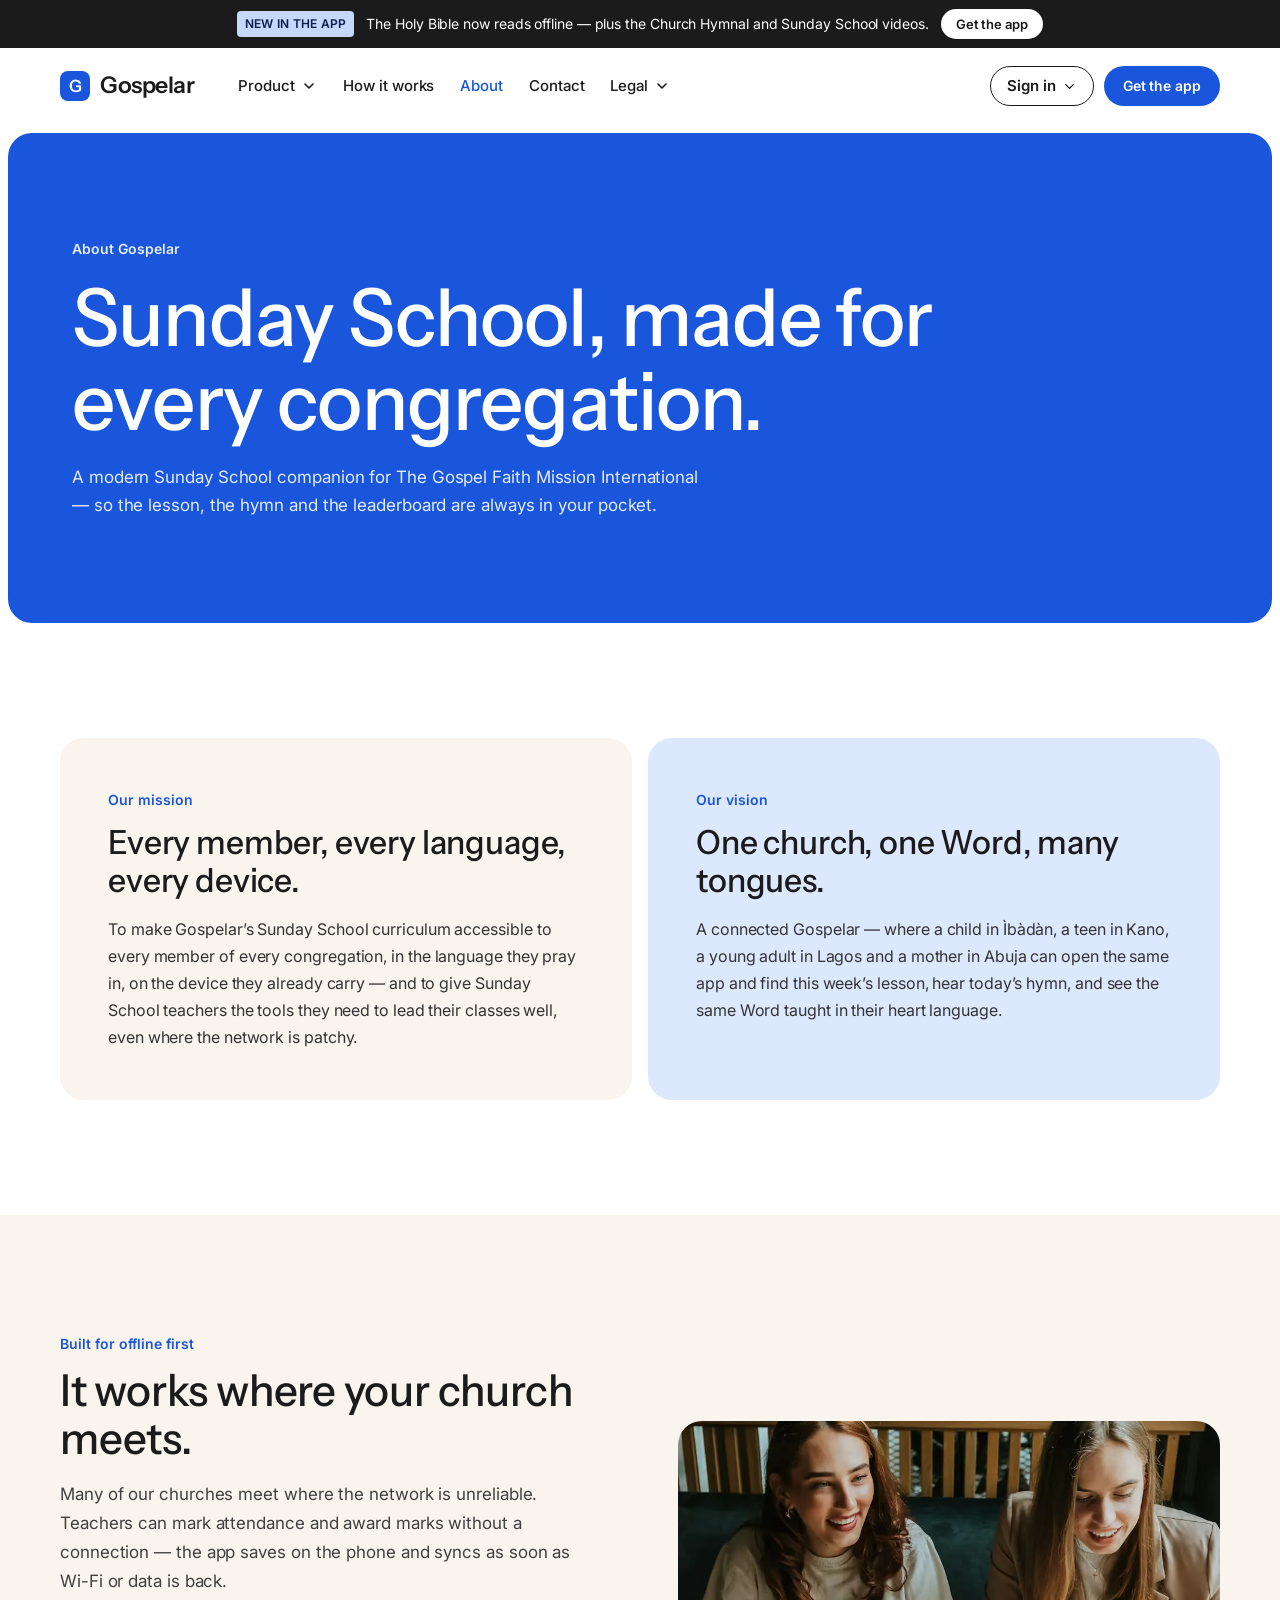
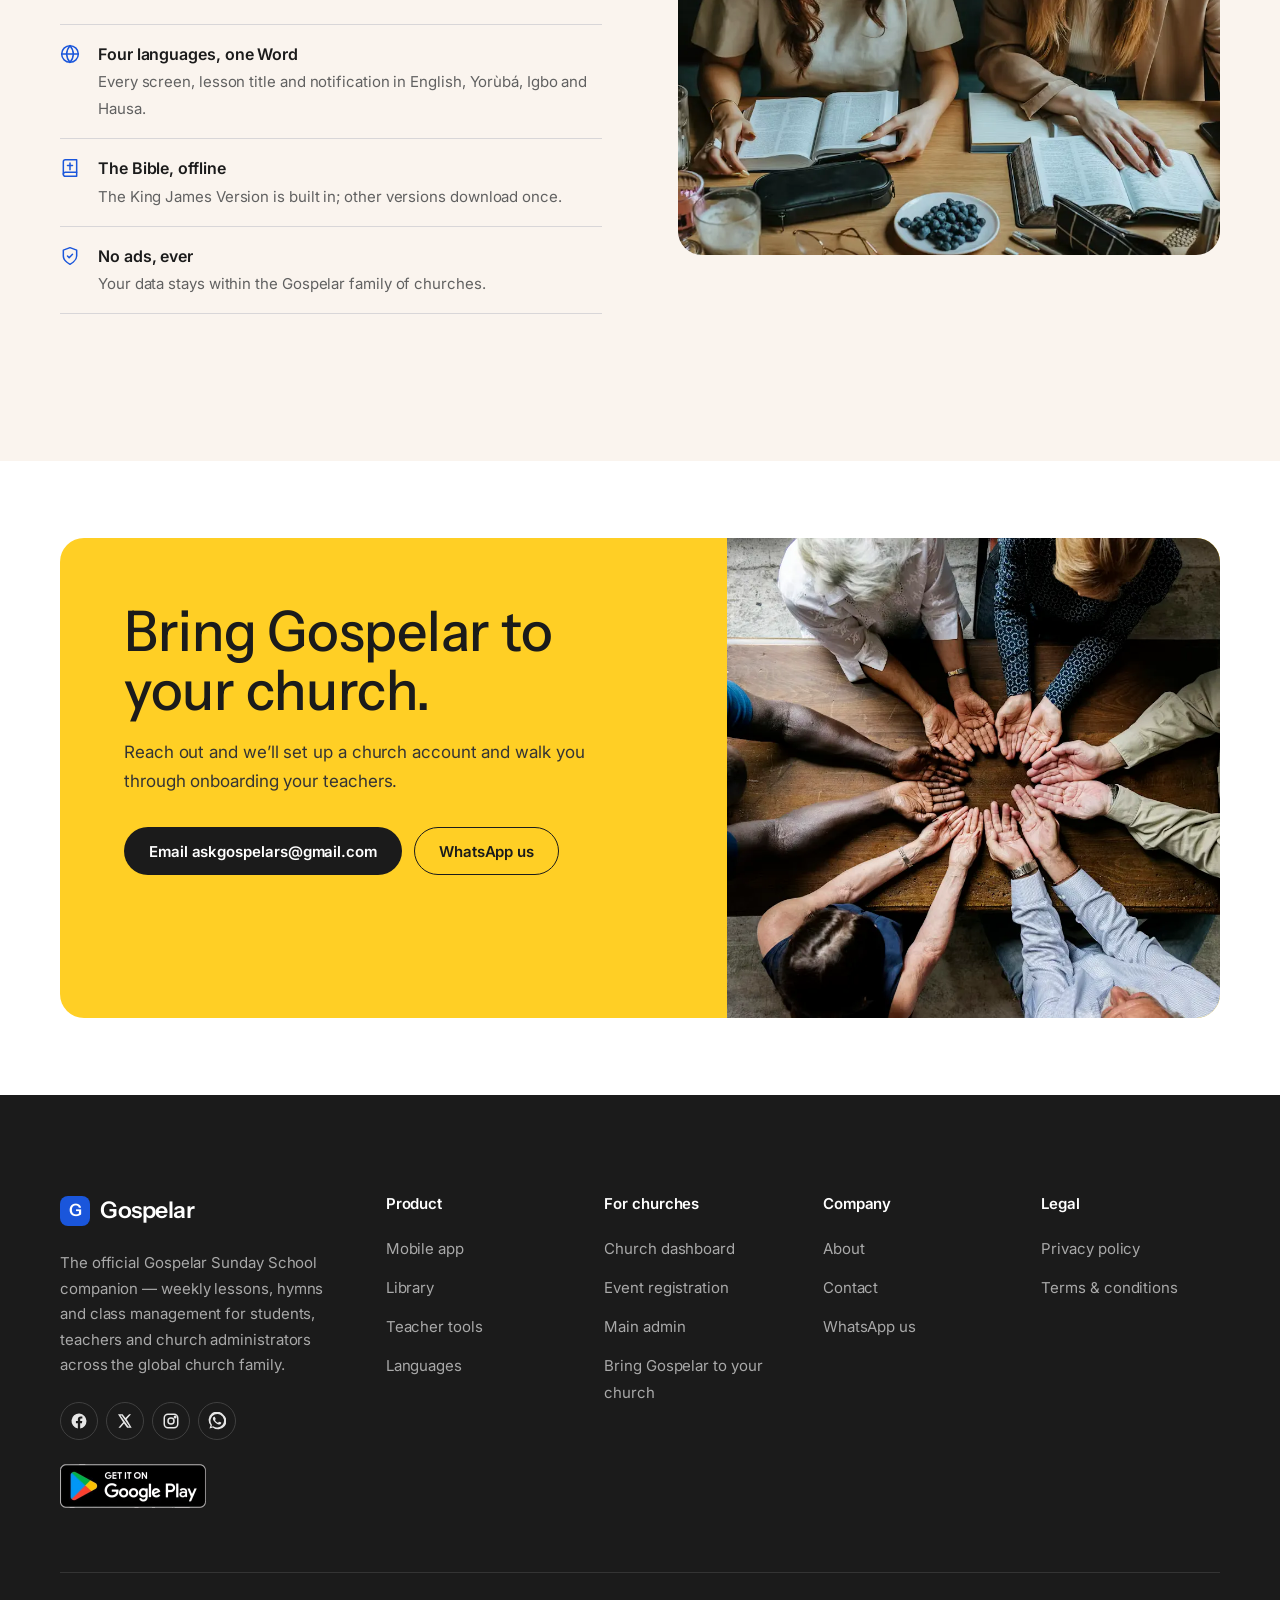
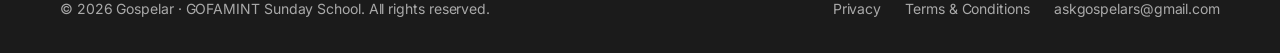
<file: about.html>
<!doctype html>
<html lang="en" class="no-js">
<head>
<meta charset="utf-8">
<meta name="viewport" content="width=device-width,initial-scale=1,viewport-fit=cover">
<meta http-equiv="Content-Security-Policy" content="upgrade-insecure-requests">
<title>About — Gospelar</title>
<meta name="description" content="The story behind the Gospelar app and our mission for GOFAMINT Sunday School.">
<link rel="canonical" href="https://www.gospelar.com/about">
<link rel="icon" type="image/svg+xml" href="/logo.svg">
<link rel="alternate icon" type="image/png" href="/favicon.png">
<link rel="apple-touch-icon" sizes="180x180" href="/favicon.png">
<meta name="theme-color" content="#1A56DB">
<meta property="og:title" content="About — Gospelar">
<meta property="og:description" content="The story behind the Gospelar app and our mission for GOFAMINT Sunday School.">
<meta property="og:url" content="https://www.gospelar.com/about">
<meta property="og:type" content="website">
<meta property="og:image" content="https://www.gospelar.com/og.png">
<meta name="twitter:card" content="summary_large_image">
<link rel="preconnect" href="https://fonts.googleapis.com">
<link rel="preconnect" href="https://fonts.gstatic.com" crossorigin>
<link href="https://fonts.googleapis.com/css2?family=Inter:wght@400;500;600;700&family=Instrument+Sans:wdth,wght@75..100,400..700&display=swap" rel="stylesheet">
<link rel="stylesheet" href="/assets/site.css">
</head>
<body>
<a class="sr-only" href="#main">Skip to content</a>

<div class="announce">
  <div class="container">
    <span class="tag">New in the app</span>
    <span>The Holy Bible now reads offline — plus the Church Hymnal and Sunday School videos.</span>
    <a href="/app" class="btn btn-white">Get the app</a>
  </div>
</div>

<header class="site-header">
  <div class="container nav">
    <a href="/" class="brand" aria-label="Gospelar home"><span class="brand-mark">G</span><span>Gospelar</span></a>

    <nav class="nav-menu" aria-label="Main">
      <div class="nav-item">
        <button class="nav-trigger" aria-expanded="false" aria-haspopup="true">Product <svg width="16" height="16" viewBox="0 0 24 24" fill="none" stroke="currentColor" stroke-width="2.4" stroke-linecap="round" stroke-linejoin="round" aria-hidden="true"><path d="m6 9 6 6 6-6"/></svg></button>
        <div class="dropdown mega" role="menu">
          <a class="dd-link" href="/app">
          <span class="dd-icon"><svg width="19" height="19" viewBox="0 0 24 24" fill="none" stroke="currentColor" stroke-width="1.9" stroke-linecap="round" stroke-linejoin="round" aria-hidden="true"><rect x="5" y="2" width="14" height="20" rx="2" ry="2"/><path d="M12 18h.01"/></svg></span>
          <span><span class="dd-title">Mobile app</span><span class="dd-sub">Lessons, hymns, Bible &amp; quizzes — free for students</span></span>
        </a>
          <a class="dd-link" href="/#platform">
          <span class="dd-icon"><svg width="19" height="19" viewBox="0 0 24 24" fill="none" stroke="currentColor" stroke-width="1.9" stroke-linecap="round" stroke-linejoin="round" aria-hidden="true"><path d="M4 19.5A2.5 2.5 0 0 1 6.5 17H20"/><path d="M6.5 2H20v20H6.5A2.5 2.5 0 0 1 4 19.5v-15A2.5 2.5 0 0 1 6.5 2z"/></svg></span>
          <span><span class="dd-title">Library</span><span class="dd-sub">Sunday School manual, hymn books, Holy Bible</span></span>
        </a>
          <a class="dd-link" href="/#walkthrough">
          <span class="dd-icon"><svg width="19" height="19" viewBox="0 0 24 24" fill="none" stroke="currentColor" stroke-width="1.9" stroke-linecap="round" stroke-linejoin="round" aria-hidden="true"><path d="m9 11 3 3L22 4"/><path d="M21 12v7a2 2 0 0 1-2 2H5a2 2 0 0 1-2-2V5a2 2 0 0 1 2-2h11"/></svg></span>
          <span><span class="dd-title">Teacher tools</span><span class="dd-sub">Attendance &amp; marks that work offline</span></span>
        </a>
          <a class="dd-link" href="https://church.gospelar.com">
          <span class="dd-icon"><svg width="19" height="19" viewBox="0 0 24 24" fill="none" stroke="currentColor" stroke-width="1.9" stroke-linecap="round" stroke-linejoin="round" aria-hidden="true"><path d="M3 3v18h18"/><path d="M7 16v-5M12 16V8M17 16v-8"/></svg></span>
          <span><span class="dd-title">Church dashboard</span><span class="dd-sub">Engagement across your congregation</span></span>
        </a>
          <a class="dd-link" href="https://register.gospelar.com/">
          <span class="dd-icon"><svg width="19" height="19" viewBox="0 0 24 24" fill="none" stroke="currentColor" stroke-width="1.9" stroke-linecap="round" stroke-linejoin="round" aria-hidden="true"><path d="M2 9a3 3 0 0 1 0 6v2a2 2 0 0 0 2 2h16a2 2 0 0 0 2-2v-2a3 3 0 0 1 0-6V7a2 2 0 0 0-2-2H4a2 2 0 0 0-2 2Z"/><path d="M13 5v2M13 17v2M13 11v2"/></svg></span>
          <span><span class="dd-title">Event registration</span><span class="dd-sub">Retreats, camps &amp; conventions</span></span>
        </a>
          <a class="dd-link" href="/#languages">
          <span class="dd-icon"><svg width="19" height="19" viewBox="0 0 24 24" fill="none" stroke="currentColor" stroke-width="1.9" stroke-linecap="round" stroke-linejoin="round" aria-hidden="true"><circle cx="12" cy="12" r="10"/><path d="M2 12h20"/><path d="M12 2a15.3 15.3 0 0 1 4 10 15.3 15.3 0 0 1-4 10 15.3 15.3 0 0 1-4-10 15.3 15.3 0 0 1 4-10z"/></svg></span>
          <span><span class="dd-title">Four languages</span><span class="dd-sub">English, Yorùbá, Igbo and Hausa</span></span>
        </a>
          <div class="dd-foot"><span>Free for students. Sign-in for teachers and church admins.</span><a class="link-arrow" href="/app">Get the app <span class="arrow">→</span></a></div>
        </div>
      </div>
      <a class="nav-link" href="/#walkthrough">How it works</a>
      <a class="nav-link" href="/about" aria-current="page">About</a>
      <a class="nav-link" href="/#contact">Contact</a>
      <div class="nav-item">
        <button class="nav-trigger" aria-expanded="false" aria-haspopup="true">Legal <svg width="16" height="16" viewBox="0 0 24 24" fill="none" stroke="currentColor" stroke-width="2.4" stroke-linecap="round" stroke-linejoin="round" aria-hidden="true"><path d="m6 9 6 6 6-6"/></svg></button>
        <div class="dropdown" role="menu">
          <a class="dd-link" href="/privacy">
          <span class="dd-icon"><svg width="19" height="19" viewBox="0 0 24 24" fill="none" stroke="currentColor" stroke-width="1.9" stroke-linecap="round" stroke-linejoin="round" aria-hidden="true"><path d="M12 22s8-4 8-10V5l-8-3-8 3v7c0 6 8 10 8 10z"/><path d="m9 12 2 2 4-4"/></svg></span>
          <span><span class="dd-title">Privacy Policy</span><span class="dd-sub">What we collect, how we use it, your rights</span></span>
        </a>
          <a class="dd-link" href="/terms">
          <span class="dd-icon"><svg width="19" height="19" viewBox="0 0 24 24" fill="none" stroke="currentColor" stroke-width="1.9" stroke-linecap="round" stroke-linejoin="round" aria-hidden="true"><path d="M4 19.5A2.5 2.5 0 0 1 6.5 17H20"/><path d="M6.5 2H20v20H6.5A2.5 2.5 0 0 1 4 19.5v-15A2.5 2.5 0 0 1 6.5 2z"/></svg></span>
          <span><span class="dd-title">Terms &amp; Conditions</span><span class="dd-sub">The rules for using the Gospelar app and website</span></span>
        </a>
        </div>
      </div>
    </nav>

    <div class="nav-actions">
      <div class="nav-item hide-m">
        <button class="nav-trigger btn btn-line btn-sm" aria-expanded="false" aria-haspopup="true">Sign in <svg width="15" height="15" viewBox="0 0 24 24" fill="none" stroke="currentColor" stroke-width="2.2" stroke-linecap="round" stroke-linejoin="round" aria-hidden="true"><path d="m6 9 6 6 6-6"/></svg></button>
        <div class="dropdown right" role="menu">
          <a class="dd-link" href="https://church.gospelar.com">
          <span class="dd-icon"><svg width="19" height="19" viewBox="0 0 24 24" fill="none" stroke="currentColor" stroke-width="1.9" stroke-linecap="round" stroke-linejoin="round" aria-hidden="true"><path d="M12 2v4M10 4h4"/><path d="m6 10 6-4 6 4"/><path d="M6 10v12h12V10"/><path d="M10 22v-5a2 2 0 0 1 4 0v5"/><path d="M2 22h20"/></svg></span>
          <span><span class="dd-title">Church admin</span><span class="dd-sub">Per-church insights &amp; classes</span></span>
        </a>
          <a class="dd-link" href="https://admin.gospelar.com">
          <span class="dd-icon"><svg width="19" height="19" viewBox="0 0 24 24" fill="none" stroke="currentColor" stroke-width="1.9" stroke-linecap="round" stroke-linejoin="round" aria-hidden="true"><path d="M12 22s8-4 8-10V5l-8-3-8 3v7c0 6 8 10 8 10z"/><path d="m9 12 2 2 4-4"/></svg></span>
          <span><span class="dd-title">Main admin</span><span class="dd-sub">Content, approvals &amp; system</span></span>
        </a>
          <a class="dd-link" href="https://register.gospelar.com/">
          <span class="dd-icon"><svg width="19" height="19" viewBox="0 0 24 24" fill="none" stroke="currentColor" stroke-width="1.9" stroke-linecap="round" stroke-linejoin="round" aria-hidden="true"><path d="M2 9a3 3 0 0 1 0 6v2a2 2 0 0 0 2 2h16a2 2 0 0 0 2-2v-2a3 3 0 0 1 0-6V7a2 2 0 0 0-2-2H4a2 2 0 0 0-2 2Z"/><path d="M13 5v2M13 17v2M13 11v2"/></svg></span>
          <span><span class="dd-title">Event registration</span><span class="dd-sub">Your tickets &amp; group bookings</span></span>
        </a>
        </div>
      </div>
      <a href="/app" class="btn btn-primary btn-sm hide-m">Get the app</a>
      <button class="nav-toggle" aria-expanded="false" aria-label="Open menu" aria-controls="mobile-menu"><svg width="24" height="24" viewBox="0 0 24 24" fill="none" stroke="currentColor" stroke-width="2.2" stroke-linecap="round" stroke-linejoin="round" aria-hidden="true"><path d="M4 6h16M4 12h16M4 18h16"/></svg></button>
    </div>
  </div>
</header>

<div class="mobile-panel" id="mobile-menu">
  <div class="m-group"><div class="m-label">Product</div>
    <a class="dd-link" href="/app">
          <span class="dd-icon"><svg width="19" height="19" viewBox="0 0 24 24" fill="none" stroke="currentColor" stroke-width="1.9" stroke-linecap="round" stroke-linejoin="round" aria-hidden="true"><rect x="5" y="2" width="14" height="20" rx="2" ry="2"/><path d="M12 18h.01"/></svg></span>
          <span><span class="dd-title">Mobile app</span><span class="dd-sub">Lessons, hymns, Bible &amp; quizzes — free for students</span></span>
        </a>
    <a class="dd-link" href="/#platform">
          <span class="dd-icon"><svg width="19" height="19" viewBox="0 0 24 24" fill="none" stroke="currentColor" stroke-width="1.9" stroke-linecap="round" stroke-linejoin="round" aria-hidden="true"><path d="M4 19.5A2.5 2.5 0 0 1 6.5 17H20"/><path d="M6.5 2H20v20H6.5A2.5 2.5 0 0 1 4 19.5v-15A2.5 2.5 0 0 1 6.5 2z"/></svg></span>
          <span><span class="dd-title">Library</span><span class="dd-sub">Sunday School manual, hymn books, Holy Bible</span></span>
        </a>
    <a class="dd-link" href="/#walkthrough">
          <span class="dd-icon"><svg width="19" height="19" viewBox="0 0 24 24" fill="none" stroke="currentColor" stroke-width="1.9" stroke-linecap="round" stroke-linejoin="round" aria-hidden="true"><path d="m9 11 3 3L22 4"/><path d="M21 12v7a2 2 0 0 1-2 2H5a2 2 0 0 1-2-2V5a2 2 0 0 1 2-2h11"/></svg></span>
          <span><span class="dd-title">Teacher tools</span><span class="dd-sub">Attendance &amp; marks that work offline</span></span>
        </a>
    <a class="dd-link" href="https://church.gospelar.com">
          <span class="dd-icon"><svg width="19" height="19" viewBox="0 0 24 24" fill="none" stroke="currentColor" stroke-width="1.9" stroke-linecap="round" stroke-linejoin="round" aria-hidden="true"><path d="M3 3v18h18"/><path d="M7 16v-5M12 16V8M17 16v-8"/></svg></span>
          <span><span class="dd-title">Church dashboard</span><span class="dd-sub">Engagement across your congregation</span></span>
        </a>
    <a class="dd-link" href="https://register.gospelar.com/">
          <span class="dd-icon"><svg width="19" height="19" viewBox="0 0 24 24" fill="none" stroke="currentColor" stroke-width="1.9" stroke-linecap="round" stroke-linejoin="round" aria-hidden="true"><path d="M2 9a3 3 0 0 1 0 6v2a2 2 0 0 0 2 2h16a2 2 0 0 0 2-2v-2a3 3 0 0 1 0-6V7a2 2 0 0 0-2-2H4a2 2 0 0 0-2 2Z"/><path d="M13 5v2M13 17v2M13 11v2"/></svg></span>
          <span><span class="dd-title">Event registration</span><span class="dd-sub">Retreats, camps &amp; conventions</span></span>
        </a>
    <a class="dd-link" href="/#languages">
          <span class="dd-icon"><svg width="19" height="19" viewBox="0 0 24 24" fill="none" stroke="currentColor" stroke-width="1.9" stroke-linecap="round" stroke-linejoin="round" aria-hidden="true"><circle cx="12" cy="12" r="10"/><path d="M2 12h20"/><path d="M12 2a15.3 15.3 0 0 1 4 10 15.3 15.3 0 0 1-4 10 15.3 15.3 0 0 1-4-10 15.3 15.3 0 0 1 4-10z"/></svg></span>
          <span><span class="dd-title">Four languages</span><span class="dd-sub">English, Yorùbá, Igbo and Hausa</span></span>
        </a>
  </div>
  <div class="m-group"><div class="m-label">Company</div>
    <a class="dd-link" href="/#walkthrough"><span class="dd-title">How it works</span></a>
    <a class="dd-link" href="/about"><span class="dd-title">About</span></a>
    <a class="dd-link" href="/#contact"><span class="dd-title">Contact</span></a>
  </div>
  <div class="m-group"><div class="m-label">Legal</div>
    <a class="dd-link" href="/privacy">
          <span class="dd-icon"><svg width="19" height="19" viewBox="0 0 24 24" fill="none" stroke="currentColor" stroke-width="1.9" stroke-linecap="round" stroke-linejoin="round" aria-hidden="true"><path d="M12 22s8-4 8-10V5l-8-3-8 3v7c0 6 8 10 8 10z"/><path d="m9 12 2 2 4-4"/></svg></span>
          <span><span class="dd-title">Privacy Policy</span><span class="dd-sub">What we collect, how we use it, your rights</span></span>
        </a>
    <a class="dd-link" href="/terms">
          <span class="dd-icon"><svg width="19" height="19" viewBox="0 0 24 24" fill="none" stroke="currentColor" stroke-width="1.9" stroke-linecap="round" stroke-linejoin="round" aria-hidden="true"><path d="M4 19.5A2.5 2.5 0 0 1 6.5 17H20"/><path d="M6.5 2H20v20H6.5A2.5 2.5 0 0 1 4 19.5v-15A2.5 2.5 0 0 1 6.5 2z"/></svg></span>
          <span><span class="dd-title">Terms &amp; Conditions</span><span class="dd-sub">The rules for using the Gospelar app and website</span></span>
        </a>
  </div>
  <div class="m-group"><div class="m-label">Sign in</div>
    <a class="dd-link" href="https://church.gospelar.com">
          <span class="dd-icon"><svg width="19" height="19" viewBox="0 0 24 24" fill="none" stroke="currentColor" stroke-width="1.9" stroke-linecap="round" stroke-linejoin="round" aria-hidden="true"><path d="M12 2v4M10 4h4"/><path d="m6 10 6-4 6 4"/><path d="M6 10v12h12V10"/><path d="M10 22v-5a2 2 0 0 1 4 0v5"/><path d="M2 22h20"/></svg></span>
          <span><span class="dd-title">Church admin</span><span class="dd-sub">Per-church insights &amp; classes</span></span>
        </a>
    <a class="dd-link" href="https://admin.gospelar.com">
          <span class="dd-icon"><svg width="19" height="19" viewBox="0 0 24 24" fill="none" stroke="currentColor" stroke-width="1.9" stroke-linecap="round" stroke-linejoin="round" aria-hidden="true"><path d="M12 22s8-4 8-10V5l-8-3-8 3v7c0 6 8 10 8 10z"/><path d="m9 12 2 2 4-4"/></svg></span>
          <span><span class="dd-title">Main admin</span><span class="dd-sub">Content, approvals &amp; system</span></span>
        </a>
  </div>
  <div class="m-cta">
    <a href="/app" class="btn btn-primary btn-lg">Get the app</a>
    <a href="https://register.gospelar.com/" class="btn btn-line btn-lg">Register for an event</a>
  </div>
</div>

<main id="main">
<section class="page-hero">
  <div class="page-hero-inner bg-blue on-dark">
    <span class="kicker">About Gospelar</span>
    <h1 class="display">Sunday School, made for every congregation.</h1>
    <p class="lead">A modern Sunday School companion for The Gospel Faith Mission International — so the lesson, the hymn and the leaderboard are always in your pocket.</p>
  </div>
</section>

<section class="section">
  <div class="container duo">
    <div class="duo-card bg-cream" data-reveal style="--d:0s">
      <span class="kicker">Our mission</span>
      <h2 class="h3">Every member, every language, every device.</h2>
      <p>To make Gospelar’s Sunday School curriculum accessible to every member of every congregation, in the language they pray in, on the device they already carry — and to give Sunday School teachers the tools they need to lead their classes well, even where the network is patchy.</p>
    </div>
    <div class="duo-card bg-sky" data-reveal style="--d:0.06s">
      <span class="kicker">Our vision</span>
      <h2 class="h3">One church, one Word, many tongues.</h2>
      <p>A connected Gospelar — where a child in Ìbàdàn, a teen in Kano, a young adult in Lagos and a mother in Abuja can open the same app and find this week’s lesson, hear today’s hymn, and see the same Word taught in their heart language.</p>
    </div>
  </div>
</section>

<section class="section bg-cream">
  <div class="container split">
    <div data-reveal style="--d:0s">
      <span class="kicker">Built for offline first</span>
      <h2 class="h2">It works where your church meets.</h2>
      <p class="lead">Many of our churches meet where the network is unreliable. Teachers can mark attendance and award marks without a connection — the app saves on the phone and syncs as soon as Wi-Fi or data is back.</p>
      <ul class="ticks">
        <li><svg width="20" height="20" viewBox="0 0 24 24" fill="none" stroke="currentColor" stroke-width="1.8" stroke-linecap="round" stroke-linejoin="round" aria-hidden="true"><circle cx="12" cy="12" r="10"/><path d="M2 12h20"/><path d="M12 2a15.3 15.3 0 0 1 4 10 15.3 15.3 0 0 1-4 10 15.3 15.3 0 0 1-4-10 15.3 15.3 0 0 1 4-10z"/></svg><div><b>Four languages, one Word</b><span>Every screen, lesson title and notification in English, Yorùbá, Igbo and Hausa.</span></div></li>
        <li><svg width="20" height="20" viewBox="0 0 24 24" fill="none" stroke="currentColor" stroke-width="1.8" stroke-linecap="round" stroke-linejoin="round" aria-hidden="true"><path d="M4 19.5A2.5 2.5 0 0 1 6.5 17H20"/><path d="M6.5 2H20v20H6.5A2.5 2.5 0 0 1 4 19.5v-15A2.5 2.5 0 0 1 6.5 2z"/><path d="M12 6v8M9 9h6"/></svg><div><b>The Bible, offline</b><span>The King James Version is built in; other versions download once.</span></div></li>
        <li><svg width="20" height="20" viewBox="0 0 24 24" fill="none" stroke="currentColor" stroke-width="1.8" stroke-linecap="round" stroke-linejoin="round" aria-hidden="true"><path d="M12 22s8-4 8-10V5l-8-3-8 3v7c0 6 8 10 8 10z"/><path d="m9 12 2 2 4-4"/></svg><div><b>No ads, ever</b><span>Your data stays within the Gospelar family of churches.</span></div></li>
      </ul>
    </div>
    <div class="split-img" data-reveal style="--d:0.08s"><img src="/images/web/women-study.webp" alt="Women studying the Bible together" loading="lazy" width="900" height="1350" style="object-position:50% 35%"></div>
  </div>
</section>

<section class="section-sm">
  <div class="container">
    <div class="cta" data-reveal style="--d:0s">
      <div class="cta-copy">
        <h2 class="h1">Bring Gospelar to your church.</h2>
        <p>Reach out and we’ll set up a church account and walk you through onboarding your teachers.</p>
        <div class="cta-actions">
          <a href="mailto:askgospelars@gmail.com" class="btn btn-ink">Email askgospelars@gmail.com</a>
          <a href="https://wa.me/27639272097" target="_blank" rel="noopener" class="btn btn-line">WhatsApp us</a>
        </div>
      </div>
      <div class="cta-img"><img src="/images/web/hands.webp" alt="Hands joined together in prayer" loading="lazy" width="900" height="877"></div>
    </div>
  </div>
</section>
</main>

<footer class="site-footer">
  <div class="container">
    <div class="foot-top">
      <div class="foot-about">
        <a href="/" class="brand"><span class="brand-mark">G</span><span>Gospelar</span></a>
        <p>The official Gospelar Sunday School companion — weekly lessons, hymns and class management for students, teachers and church administrators across the global church family.</p>
        <div class="foot-social">
          <a href="https://www.facebook.com/share/1AEUUBRjdc/?mibextid=wwXIfr" aria-label="Facebook" target="_blank" rel="noopener"><svg width="18" height="18" viewBox="0 0 24 24" fill="currentColor" aria-hidden="true"><path d="M22 12.07a10 10 0 1 0-11.56 9.88v-7H7.9v-2.88h2.54V9.86c0-2.5 1.5-3.9 3.78-3.9 1.1 0 2.24.2 2.24.2v2.46h-1.26c-1.24 0-1.63.78-1.63 1.57v1.88h2.78l-.45 2.88h-2.33v7A10 10 0 0 0 22 12.07Z"/></svg></a>
          <a href="https://x.com/gospelar_app?s=21" aria-label="X (Twitter)" target="_blank" rel="noopener"><svg width="16" height="16" viewBox="0 0 24 24" fill="currentColor" aria-hidden="true"><path d="M18.244 2H21l-6.49 7.41L22 22h-6.797l-4.71-6.166L4.96 22H2.2l7-7.997L1.5 2h6.92l4.27 5.65L18.244 2Zm-1.18 18.32h1.654L7.012 3.6H5.243l11.821 16.72Z"/></svg></a>
          <a href="https://www.instagram.com/gospelar_?igsh=MTBiNm9kcjQ4MDA0Mw%3D%3D&utm_source=qr" aria-label="Instagram" target="_blank" rel="noopener"><svg width="18" height="18" viewBox="0 0 24 24" fill="none" stroke="currentColor" stroke-width="2" stroke-linecap="round" stroke-linejoin="round" aria-hidden="true"><rect x="3" y="3" width="18" height="18" rx="5"/><circle cx="12" cy="12" r="4"/><circle cx="17.5" cy="6.5" r="1" fill="currentColor"/></svg></a>
          <a href="https://wa.me/27639272097" aria-label="WhatsApp" target="_blank" rel="noopener"><svg width="18" height="18" viewBox="0 0 24 24" fill="currentColor" aria-hidden="true"><path d="M20.5 3.5A11 11 0 0 0 3.4 17.7L2 22l4.4-1.4A11 11 0 1 0 20.5 3.5Zm-8.5 17a9 9 0 0 1-4.6-1.3l-.3-.2-2.6.8.8-2.6-.2-.3a9 9 0 1 1 7 3.7Zm5-6.7c-.3-.1-1.6-.8-1.9-.9s-.4-.1-.6.2-.7.9-.9 1.1-.3.1-.6 0a7.3 7.3 0 0 1-3.6-3.2c-.3-.5.3-.5.8-1.5.1-.2 0-.4 0-.5l-.9-2.1c-.2-.5-.4-.5-.6-.5h-.5a1 1 0 0 0-.7.3 3 3 0 0 0-1 2.3 5.4 5.4 0 0 0 1.1 2.8 12.1 12.1 0 0 0 4.7 4.1c2.8 1.1 2.8.7 3.3.7a2.7 2.7 0 0 0 1.8-1.3 2.2 2.2 0 0 0 .2-1.3c-.1-.1-.2-.2-.5-.3Z"/></svg></a>
        </div>
        <div class="foot-stores">
          <a href="https://play.google.com/store/apps/details?id=com.gospelar.app" aria-label="Get it on Google Play"><img src="/images/web/google-play.png" alt="Get it on Google Play" loading="lazy"></a>
        </div>
      </div>
      <div class="foot-col"><h4>Product</h4><ul>
        <li><a href="/app">Mobile app</a></li>
        <li><a href="/#platform">Library</a></li>
        <li><a href="/#walkthrough">Teacher tools</a></li>
        <li><a href="/#languages">Languages</a></li>
      </ul></div>
      <div class="foot-col"><h4>For churches</h4><ul>
        <li><a href="https://church.gospelar.com">Church dashboard</a></li>
        <li><a href="https://register.gospelar.com/">Event registration</a></li>
        <li><a href="https://admin.gospelar.com">Main admin</a></li>
        <li><a href="mailto:askgospelars@gmail.com">Bring Gospelar to your church</a></li>
      </ul></div>
      <div class="foot-col"><h4>Company</h4><ul>
        <li><a href="/about">About</a></li>
        <li><a href="/#contact">Contact</a></li>
        <li><a href="https://wa.me/27639272097" target="_blank" rel="noopener">WhatsApp us</a></li>
      </ul></div>
      <div class="foot-col"><h4>Legal</h4><ul>
        <li><a href="/privacy">Privacy policy</a></li>
        <li><a href="/terms">Terms &amp; conditions</a></li>
      </ul></div>
    </div>
    <div class="foot-bottom">
      <div>© <span data-year>2026</span> Gospelar · GOFAMINT Sunday School. All rights reserved.</div>
      <nav aria-label="Legal"><a href="/privacy">Privacy</a><a href="/terms">Terms &amp; Conditions</a><a href="mailto:askgospelars@gmail.com">askgospelars@gmail.com</a></nav>
    </div>
  </div>
</footer>
<script src="/assets/site.js" defer></script>
</body>
</html>
</file>
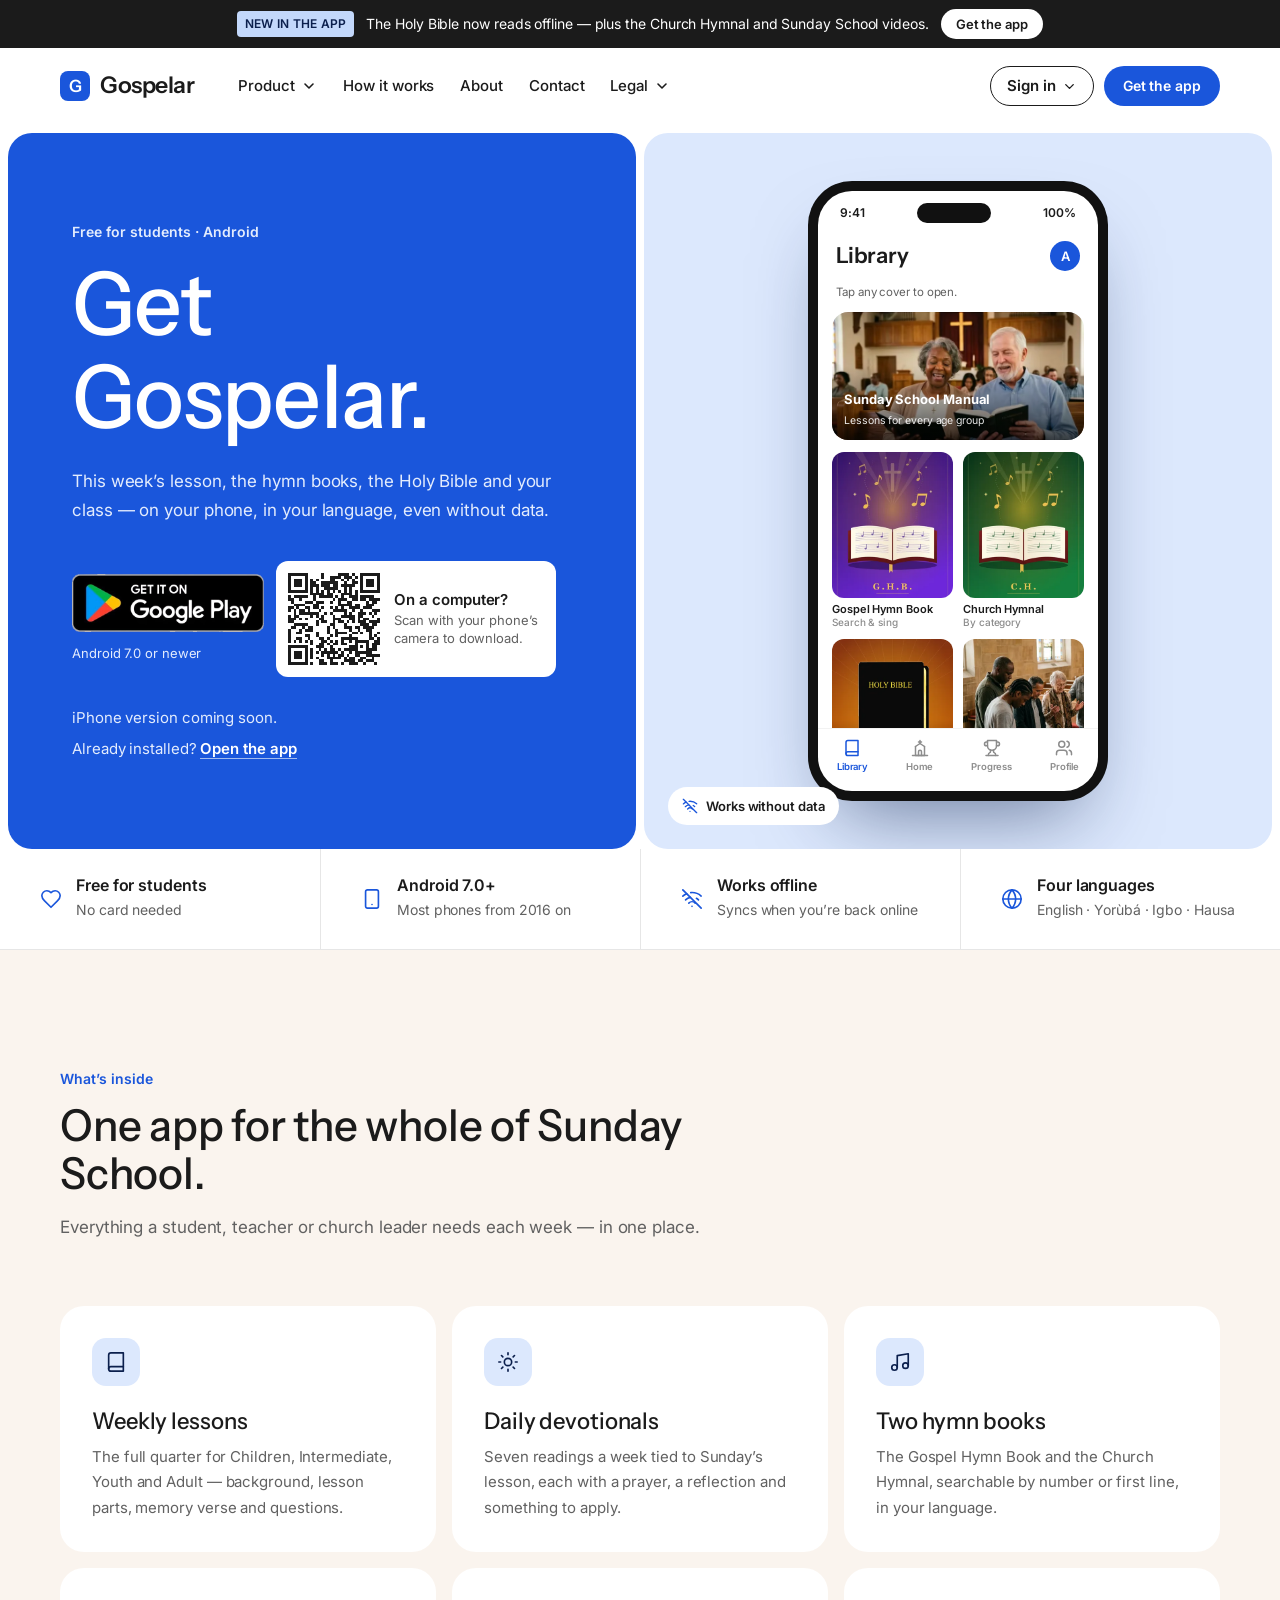
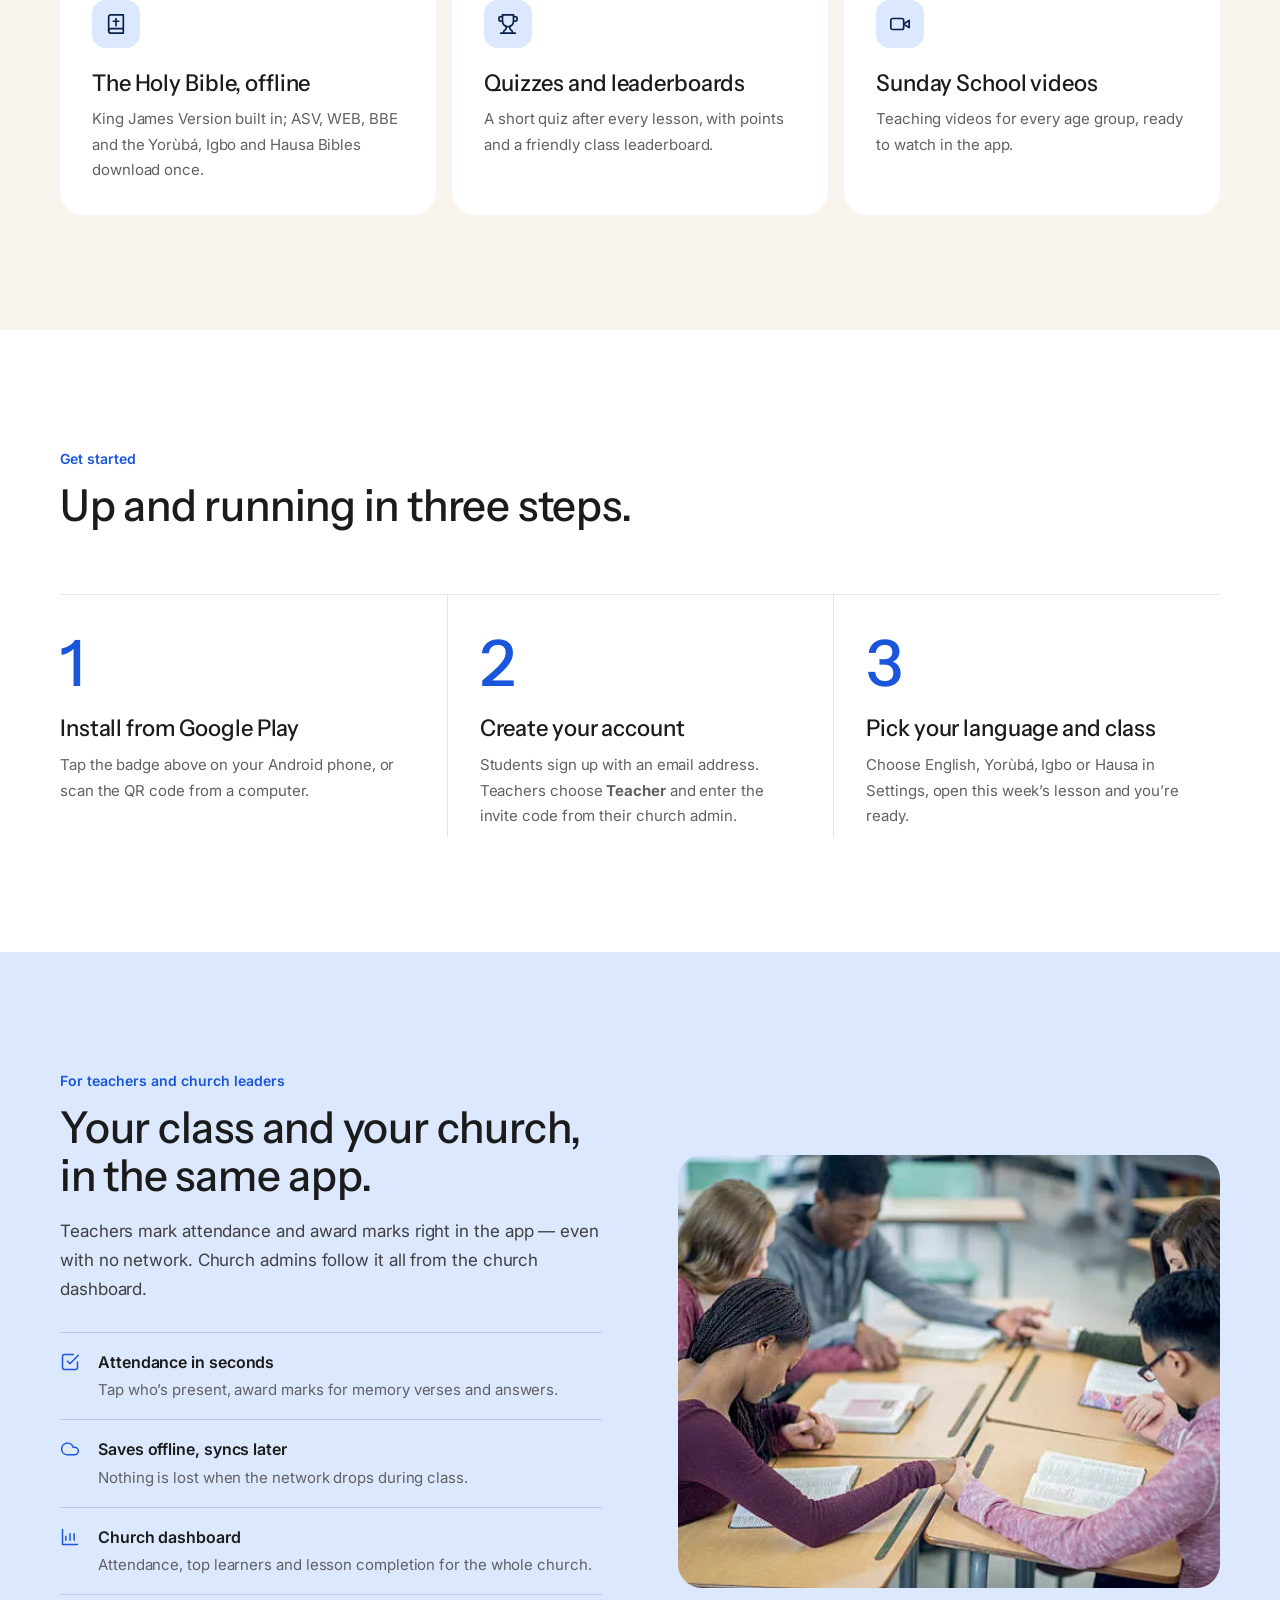
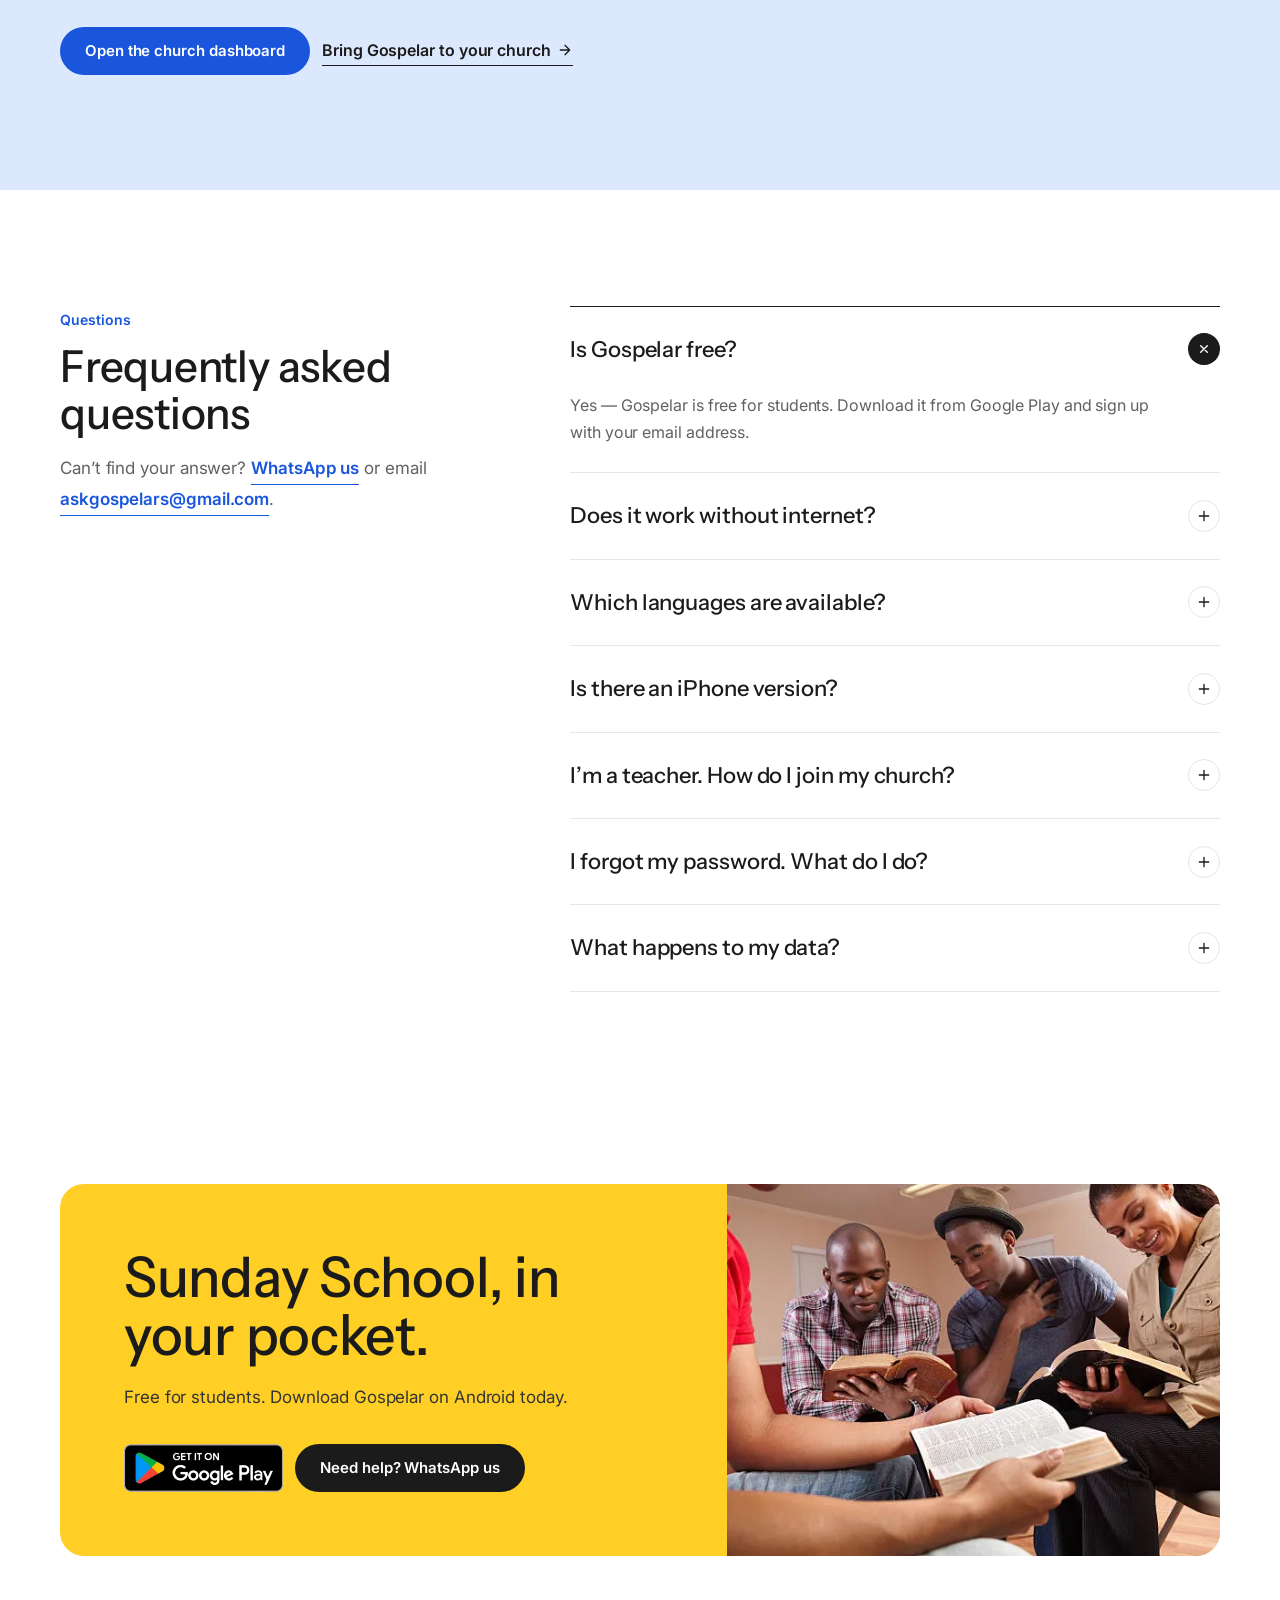
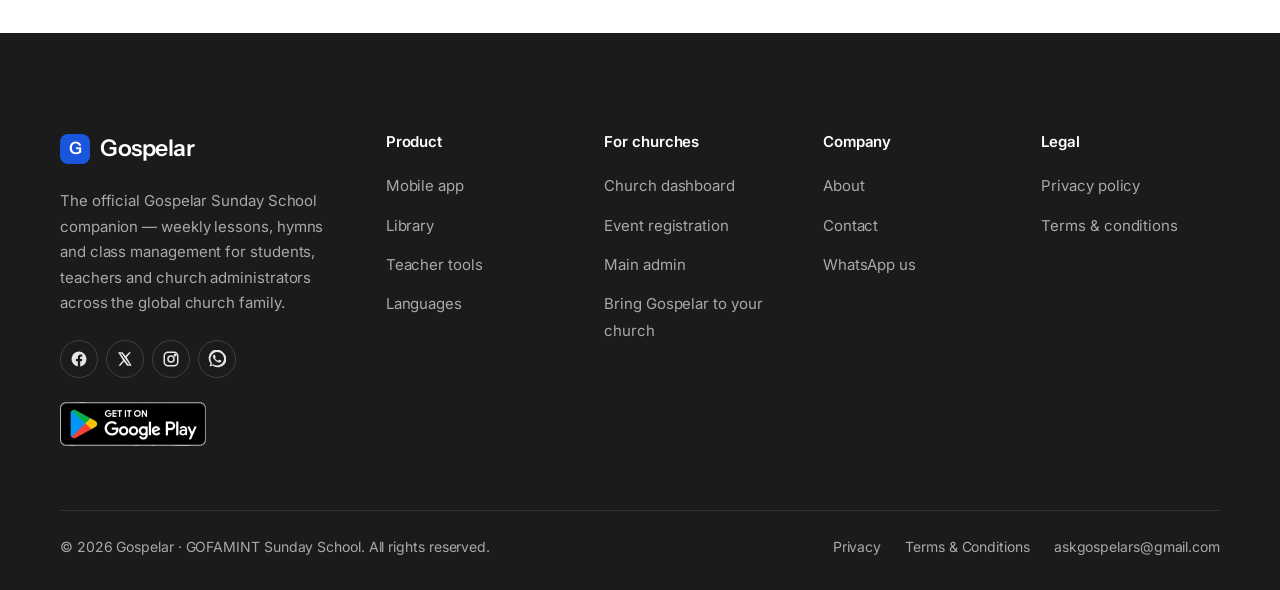
<file: app.html>
<!doctype html>
<html lang="en" class="no-js">
<head>
<meta charset="utf-8">
<meta name="viewport" content="width=device-width,initial-scale=1,viewport-fit=cover">
<meta http-equiv="Content-Security-Policy" content="upgrade-insecure-requests">
<title>Get the Gospelar app — Sunday School on your phone</title>
<meta name="description" content="Download Gospelar for Android: Sunday School lessons, the Gospel Hymn Book and Church Hymnal, the Holy Bible offline, quizzes and class tools — in English, Yorùbá, Igbo and Hausa. Free for students.">
<link rel="canonical" href="https://www.gospelar.com/app">
<link rel="icon" type="image/svg+xml" href="/logo.svg">
<link rel="alternate icon" type="image/png" href="/favicon.png">
<link rel="apple-touch-icon" sizes="180x180" href="/favicon.png">
<meta name="theme-color" content="#1A56DB">
<meta property="og:title" content="Get the Gospelar app — Sunday School on your phone">
<meta property="og:description" content="Download Gospelar for Android: Sunday School lessons, the Gospel Hymn Book and Church Hymnal, the Holy Bible offline, quizzes and class tools — in English, Yorùbá, Igbo and Hausa. Free for students.">
<meta property="og:url" content="https://www.gospelar.com/app">
<meta property="og:type" content="website">
<meta property="og:image" content="https://www.gospelar.com/og.png">
<meta name="twitter:card" content="summary_large_image">
<meta name="google-play-app" content="app-id=com.gospelar.app">
<link rel="preconnect" href="https://fonts.googleapis.com">
<link rel="preconnect" href="https://fonts.gstatic.com" crossorigin>
<link href="https://fonts.googleapis.com/css2?family=Inter:wght@400;500;600;700&family=Instrument+Sans:wdth,wght@75..100,400..700&display=swap" rel="stylesheet">
<link rel="stylesheet" href="/assets/site.css">
</head>
<body>
<a class="sr-only" href="#main">Skip to content</a>

<div class="announce">
  <div class="container">
    <span class="tag">New in the app</span>
    <span>The Holy Bible now reads offline — plus the Church Hymnal and Sunday School videos.</span>
    <a href="/app" class="btn btn-white">Get the app</a>
  </div>
</div>

<header class="site-header">
  <div class="container nav">
    <a href="/" class="brand" aria-label="Gospelar home"><span class="brand-mark">G</span><span>Gospelar</span></a>

    <nav class="nav-menu" aria-label="Main">
      <div class="nav-item">
        <button class="nav-trigger" aria-expanded="false" aria-haspopup="true">Product <svg width="16" height="16" viewBox="0 0 24 24" fill="none" stroke="currentColor" stroke-width="2.4" stroke-linecap="round" stroke-linejoin="round" aria-hidden="true"><path d="m6 9 6 6 6-6"/></svg></button>
        <div class="dropdown mega" role="menu">
          <a class="dd-link" href="/app">
          <span class="dd-icon"><svg width="19" height="19" viewBox="0 0 24 24" fill="none" stroke="currentColor" stroke-width="1.9" stroke-linecap="round" stroke-linejoin="round" aria-hidden="true"><rect x="5" y="2" width="14" height="20" rx="2" ry="2"/><path d="M12 18h.01"/></svg></span>
          <span><span class="dd-title">Mobile app</span><span class="dd-sub">Lessons, hymns, Bible &amp; quizzes — free for students</span></span>
        </a>
          <a class="dd-link" href="/#platform">
          <span class="dd-icon"><svg width="19" height="19" viewBox="0 0 24 24" fill="none" stroke="currentColor" stroke-width="1.9" stroke-linecap="round" stroke-linejoin="round" aria-hidden="true"><path d="M4 19.5A2.5 2.5 0 0 1 6.5 17H20"/><path d="M6.5 2H20v20H6.5A2.5 2.5 0 0 1 4 19.5v-15A2.5 2.5 0 0 1 6.5 2z"/></svg></span>
          <span><span class="dd-title">Library</span><span class="dd-sub">Sunday School manual, hymn books, Holy Bible</span></span>
        </a>
          <a class="dd-link" href="/#walkthrough">
          <span class="dd-icon"><svg width="19" height="19" viewBox="0 0 24 24" fill="none" stroke="currentColor" stroke-width="1.9" stroke-linecap="round" stroke-linejoin="round" aria-hidden="true"><path d="m9 11 3 3L22 4"/><path d="M21 12v7a2 2 0 0 1-2 2H5a2 2 0 0 1-2-2V5a2 2 0 0 1 2-2h11"/></svg></span>
          <span><span class="dd-title">Teacher tools</span><span class="dd-sub">Attendance &amp; marks that work offline</span></span>
        </a>
          <a class="dd-link" href="https://church.gospelar.com">
          <span class="dd-icon"><svg width="19" height="19" viewBox="0 0 24 24" fill="none" stroke="currentColor" stroke-width="1.9" stroke-linecap="round" stroke-linejoin="round" aria-hidden="true"><path d="M3 3v18h18"/><path d="M7 16v-5M12 16V8M17 16v-8"/></svg></span>
          <span><span class="dd-title">Church dashboard</span><span class="dd-sub">Engagement across your congregation</span></span>
        </a>
          <a class="dd-link" href="https://register.gospelar.com/">
          <span class="dd-icon"><svg width="19" height="19" viewBox="0 0 24 24" fill="none" stroke="currentColor" stroke-width="1.9" stroke-linecap="round" stroke-linejoin="round" aria-hidden="true"><path d="M2 9a3 3 0 0 1 0 6v2a2 2 0 0 0 2 2h16a2 2 0 0 0 2-2v-2a3 3 0 0 1 0-6V7a2 2 0 0 0-2-2H4a2 2 0 0 0-2 2Z"/><path d="M13 5v2M13 17v2M13 11v2"/></svg></span>
          <span><span class="dd-title">Event registration</span><span class="dd-sub">Retreats, camps &amp; conventions</span></span>
        </a>
          <a class="dd-link" href="/#languages">
          <span class="dd-icon"><svg width="19" height="19" viewBox="0 0 24 24" fill="none" stroke="currentColor" stroke-width="1.9" stroke-linecap="round" stroke-linejoin="round" aria-hidden="true"><circle cx="12" cy="12" r="10"/><path d="M2 12h20"/><path d="M12 2a15.3 15.3 0 0 1 4 10 15.3 15.3 0 0 1-4 10 15.3 15.3 0 0 1-4-10 15.3 15.3 0 0 1 4-10z"/></svg></span>
          <span><span class="dd-title">Four languages</span><span class="dd-sub">English, Yorùbá, Igbo and Hausa</span></span>
        </a>
          <div class="dd-foot"><span>Free for students. Sign-in for teachers and church admins.</span><a class="link-arrow" href="/app">Get the app <span class="arrow">→</span></a></div>
        </div>
      </div>
      <a class="nav-link" href="/#walkthrough">How it works</a>
      <a class="nav-link" href="/about">About</a>
      <a class="nav-link" href="/#contact">Contact</a>
      <div class="nav-item">
        <button class="nav-trigger" aria-expanded="false" aria-haspopup="true">Legal <svg width="16" height="16" viewBox="0 0 24 24" fill="none" stroke="currentColor" stroke-width="2.4" stroke-linecap="round" stroke-linejoin="round" aria-hidden="true"><path d="m6 9 6 6 6-6"/></svg></button>
        <div class="dropdown" role="menu">
          <a class="dd-link" href="/privacy">
          <span class="dd-icon"><svg width="19" height="19" viewBox="0 0 24 24" fill="none" stroke="currentColor" stroke-width="1.9" stroke-linecap="round" stroke-linejoin="round" aria-hidden="true"><path d="M12 22s8-4 8-10V5l-8-3-8 3v7c0 6 8 10 8 10z"/><path d="m9 12 2 2 4-4"/></svg></span>
          <span><span class="dd-title">Privacy Policy</span><span class="dd-sub">What we collect, how we use it, your rights</span></span>
        </a>
          <a class="dd-link" href="/terms">
          <span class="dd-icon"><svg width="19" height="19" viewBox="0 0 24 24" fill="none" stroke="currentColor" stroke-width="1.9" stroke-linecap="round" stroke-linejoin="round" aria-hidden="true"><path d="M4 19.5A2.5 2.5 0 0 1 6.5 17H20"/><path d="M6.5 2H20v20H6.5A2.5 2.5 0 0 1 4 19.5v-15A2.5 2.5 0 0 1 6.5 2z"/></svg></span>
          <span><span class="dd-title">Terms &amp; Conditions</span><span class="dd-sub">The rules for using the Gospelar app and website</span></span>
        </a>
        </div>
      </div>
    </nav>

    <div class="nav-actions">
      <div class="nav-item hide-m">
        <button class="nav-trigger btn btn-line btn-sm" aria-expanded="false" aria-haspopup="true">Sign in <svg width="15" height="15" viewBox="0 0 24 24" fill="none" stroke="currentColor" stroke-width="2.2" stroke-linecap="round" stroke-linejoin="round" aria-hidden="true"><path d="m6 9 6 6 6-6"/></svg></button>
        <div class="dropdown right" role="menu">
          <a class="dd-link" href="https://church.gospelar.com">
          <span class="dd-icon"><svg width="19" height="19" viewBox="0 0 24 24" fill="none" stroke="currentColor" stroke-width="1.9" stroke-linecap="round" stroke-linejoin="round" aria-hidden="true"><path d="M12 2v4M10 4h4"/><path d="m6 10 6-4 6 4"/><path d="M6 10v12h12V10"/><path d="M10 22v-5a2 2 0 0 1 4 0v5"/><path d="M2 22h20"/></svg></span>
          <span><span class="dd-title">Church admin</span><span class="dd-sub">Per-church insights &amp; classes</span></span>
        </a>
          <a class="dd-link" href="https://admin.gospelar.com">
          <span class="dd-icon"><svg width="19" height="19" viewBox="0 0 24 24" fill="none" stroke="currentColor" stroke-width="1.9" stroke-linecap="round" stroke-linejoin="round" aria-hidden="true"><path d="M12 22s8-4 8-10V5l-8-3-8 3v7c0 6 8 10 8 10z"/><path d="m9 12 2 2 4-4"/></svg></span>
          <span><span class="dd-title">Main admin</span><span class="dd-sub">Content, approvals &amp; system</span></span>
        </a>
          <a class="dd-link" href="https://register.gospelar.com/">
          <span class="dd-icon"><svg width="19" height="19" viewBox="0 0 24 24" fill="none" stroke="currentColor" stroke-width="1.9" stroke-linecap="round" stroke-linejoin="round" aria-hidden="true"><path d="M2 9a3 3 0 0 1 0 6v2a2 2 0 0 0 2 2h16a2 2 0 0 0 2-2v-2a3 3 0 0 1 0-6V7a2 2 0 0 0-2-2H4a2 2 0 0 0-2 2Z"/><path d="M13 5v2M13 17v2M13 11v2"/></svg></span>
          <span><span class="dd-title">Event registration</span><span class="dd-sub">Your tickets &amp; group bookings</span></span>
        </a>
        </div>
      </div>
      <a href="/app" class="btn btn-primary btn-sm hide-m">Get the app</a>
      <button class="nav-toggle" aria-expanded="false" aria-label="Open menu" aria-controls="mobile-menu"><svg width="24" height="24" viewBox="0 0 24 24" fill="none" stroke="currentColor" stroke-width="2.2" stroke-linecap="round" stroke-linejoin="round" aria-hidden="true"><path d="M4 6h16M4 12h16M4 18h16"/></svg></button>
    </div>
  </div>
</header>

<div class="mobile-panel" id="mobile-menu">
  <div class="m-group"><div class="m-label">Product</div>
    <a class="dd-link" href="/app">
          <span class="dd-icon"><svg width="19" height="19" viewBox="0 0 24 24" fill="none" stroke="currentColor" stroke-width="1.9" stroke-linecap="round" stroke-linejoin="round" aria-hidden="true"><rect x="5" y="2" width="14" height="20" rx="2" ry="2"/><path d="M12 18h.01"/></svg></span>
          <span><span class="dd-title">Mobile app</span><span class="dd-sub">Lessons, hymns, Bible &amp; quizzes — free for students</span></span>
        </a>
    <a class="dd-link" href="/#platform">
          <span class="dd-icon"><svg width="19" height="19" viewBox="0 0 24 24" fill="none" stroke="currentColor" stroke-width="1.9" stroke-linecap="round" stroke-linejoin="round" aria-hidden="true"><path d="M4 19.5A2.5 2.5 0 0 1 6.5 17H20"/><path d="M6.5 2H20v20H6.5A2.5 2.5 0 0 1 4 19.5v-15A2.5 2.5 0 0 1 6.5 2z"/></svg></span>
          <span><span class="dd-title">Library</span><span class="dd-sub">Sunday School manual, hymn books, Holy Bible</span></span>
        </a>
    <a class="dd-link" href="/#walkthrough">
          <span class="dd-icon"><svg width="19" height="19" viewBox="0 0 24 24" fill="none" stroke="currentColor" stroke-width="1.9" stroke-linecap="round" stroke-linejoin="round" aria-hidden="true"><path d="m9 11 3 3L22 4"/><path d="M21 12v7a2 2 0 0 1-2 2H5a2 2 0 0 1-2-2V5a2 2 0 0 1 2-2h11"/></svg></span>
          <span><span class="dd-title">Teacher tools</span><span class="dd-sub">Attendance &amp; marks that work offline</span></span>
        </a>
    <a class="dd-link" href="https://church.gospelar.com">
          <span class="dd-icon"><svg width="19" height="19" viewBox="0 0 24 24" fill="none" stroke="currentColor" stroke-width="1.9" stroke-linecap="round" stroke-linejoin="round" aria-hidden="true"><path d="M3 3v18h18"/><path d="M7 16v-5M12 16V8M17 16v-8"/></svg></span>
          <span><span class="dd-title">Church dashboard</span><span class="dd-sub">Engagement across your congregation</span></span>
        </a>
    <a class="dd-link" href="https://register.gospelar.com/">
          <span class="dd-icon"><svg width="19" height="19" viewBox="0 0 24 24" fill="none" stroke="currentColor" stroke-width="1.9" stroke-linecap="round" stroke-linejoin="round" aria-hidden="true"><path d="M2 9a3 3 0 0 1 0 6v2a2 2 0 0 0 2 2h16a2 2 0 0 0 2-2v-2a3 3 0 0 1 0-6V7a2 2 0 0 0-2-2H4a2 2 0 0 0-2 2Z"/><path d="M13 5v2M13 17v2M13 11v2"/></svg></span>
          <span><span class="dd-title">Event registration</span><span class="dd-sub">Retreats, camps &amp; conventions</span></span>
        </a>
    <a class="dd-link" href="/#languages">
          <span class="dd-icon"><svg width="19" height="19" viewBox="0 0 24 24" fill="none" stroke="currentColor" stroke-width="1.9" stroke-linecap="round" stroke-linejoin="round" aria-hidden="true"><circle cx="12" cy="12" r="10"/><path d="M2 12h20"/><path d="M12 2a15.3 15.3 0 0 1 4 10 15.3 15.3 0 0 1-4 10 15.3 15.3 0 0 1-4-10 15.3 15.3 0 0 1 4-10z"/></svg></span>
          <span><span class="dd-title">Four languages</span><span class="dd-sub">English, Yorùbá, Igbo and Hausa</span></span>
        </a>
  </div>
  <div class="m-group"><div class="m-label">Company</div>
    <a class="dd-link" href="/#walkthrough"><span class="dd-title">How it works</span></a>
    <a class="dd-link" href="/about"><span class="dd-title">About</span></a>
    <a class="dd-link" href="/#contact"><span class="dd-title">Contact</span></a>
  </div>
  <div class="m-group"><div class="m-label">Legal</div>
    <a class="dd-link" href="/privacy">
          <span class="dd-icon"><svg width="19" height="19" viewBox="0 0 24 24" fill="none" stroke="currentColor" stroke-width="1.9" stroke-linecap="round" stroke-linejoin="round" aria-hidden="true"><path d="M12 22s8-4 8-10V5l-8-3-8 3v7c0 6 8 10 8 10z"/><path d="m9 12 2 2 4-4"/></svg></span>
          <span><span class="dd-title">Privacy Policy</span><span class="dd-sub">What we collect, how we use it, your rights</span></span>
        </a>
    <a class="dd-link" href="/terms">
          <span class="dd-icon"><svg width="19" height="19" viewBox="0 0 24 24" fill="none" stroke="currentColor" stroke-width="1.9" stroke-linecap="round" stroke-linejoin="round" aria-hidden="true"><path d="M4 19.5A2.5 2.5 0 0 1 6.5 17H20"/><path d="M6.5 2H20v20H6.5A2.5 2.5 0 0 1 4 19.5v-15A2.5 2.5 0 0 1 6.5 2z"/></svg></span>
          <span><span class="dd-title">Terms &amp; Conditions</span><span class="dd-sub">The rules for using the Gospelar app and website</span></span>
        </a>
  </div>
  <div class="m-group"><div class="m-label">Sign in</div>
    <a class="dd-link" href="https://church.gospelar.com">
          <span class="dd-icon"><svg width="19" height="19" viewBox="0 0 24 24" fill="none" stroke="currentColor" stroke-width="1.9" stroke-linecap="round" stroke-linejoin="round" aria-hidden="true"><path d="M12 2v4M10 4h4"/><path d="m6 10 6-4 6 4"/><path d="M6 10v12h12V10"/><path d="M10 22v-5a2 2 0 0 1 4 0v5"/><path d="M2 22h20"/></svg></span>
          <span><span class="dd-title">Church admin</span><span class="dd-sub">Per-church insights &amp; classes</span></span>
        </a>
    <a class="dd-link" href="https://admin.gospelar.com">
          <span class="dd-icon"><svg width="19" height="19" viewBox="0 0 24 24" fill="none" stroke="currentColor" stroke-width="1.9" stroke-linecap="round" stroke-linejoin="round" aria-hidden="true"><path d="M12 22s8-4 8-10V5l-8-3-8 3v7c0 6 8 10 8 10z"/><path d="m9 12 2 2 4-4"/></svg></span>
          <span><span class="dd-title">Main admin</span><span class="dd-sub">Content, approvals &amp; system</span></span>
        </a>
  </div>
  <div class="m-cta">
    <a href="/app" class="btn btn-primary btn-lg">Get the app</a>
    <a href="https://register.gospelar.com/" class="btn btn-line btn-lg">Register for an event</a>
  </div>
</div>

<main id="main">

<section class="hero app-hero">
  <div class="hero-grid">
    <div class="hero-panel">
      <span class="kicker" style="color:#E3ECFD">Free for students · Android</span>
      <h1 class="display" style="margin-top:14px">Get Gospelar.</h1>
      <p class="lead">This week’s lesson, the hymn books, the Holy Bible and your class — on your phone, in your language, even without data.</p>
      <div class="get-row">
        <div class="get-badge">
          <a href="https://play.google.com/store/apps/details?id=com.gospelar.app" id="play-btn" aria-label="Get it on Google Play"><img src="/images/web/google-play.png" alt="Get it on Google Play" width="584" height="176"></a>
          <small>Android 7.0 or newer</small>
        </div>
        <div class="qr-card">
          <img src="/images/web/qr-play.svg" alt="QR code linking to Gospelar on Google Play" width="92" height="92">
          <div><b>On a computer?</b><span>Scan with your phone’s<br>camera to download.</span></div>
        </div>
      </div>
      <div class="hero-notes">
        <span>iPhone version coming soon.</span>
        <span>Already installed? <a href="gospelar://open">Open the app</a></span>
      </div>
    </div>

    <div class="phone-stage" aria-label="The Gospelar app Library screen">
      <div class="phone">
        <div class="screen">
          <div class="sb"><span>9:41</span><i></i><span>100%</span></div>
          <div class="app-top"><b>Library</b><span>A</span></div>
          <div class="app-sub">Tap any cover to open.</div>
          <div class="feat">
            <img src="/images/web/covers/sunday-school.webp" alt="" width="640" height="290">
            <div><b>Sunday School Manual</b><small>Lessons for every age group</small></div>
          </div>
          <div class="covers">
            <figure><img src="/images/web/covers/hymn-book.webp" alt="" loading="lazy" width="360" height="486"><figcaption>Gospel Hymn Book<small>Search &amp; sing</small></figcaption></figure>
            <figure><img src="/images/web/covers/church-hymnal.webp" alt="" loading="lazy" width="360" height="486"><figcaption>Church Hymnal<small>By category</small></figcaption></figure>
            <figure><img src="/images/web/covers/bible.webp" alt="" loading="lazy" width="360" height="486"><figcaption>Holy Bible<small>Read offline</small></figcaption></figure>
            <figure><img src="/images/web/covers/victory.webp" alt="" loading="lazy" width="360" height="486"><figcaption>Victory Month<small>Daily prayer</small></figcaption></figure>
          </div>
          <div class="tabbar">
            <span class="on"><svg width="18" height="18" viewBox="0 0 24 24" fill="none" stroke="currentColor" stroke-width="2" stroke-linecap="round" stroke-linejoin="round" aria-hidden="true"><path d="M4 19.5A2.5 2.5 0 0 1 6.5 17H20"/><path d="M6.5 2H20v20H6.5A2.5 2.5 0 0 1 4 19.5v-15A2.5 2.5 0 0 1 6.5 2z"/></svg>Library</span>
            <span><svg width="18" height="18" viewBox="0 0 24 24" fill="none" stroke="currentColor" stroke-width="2" stroke-linecap="round" stroke-linejoin="round" aria-hidden="true"><path d="M12 2v4M10 4h4"/><path d="m6 10 6-4 6 4"/><path d="M6 10v12h12V10"/><path d="M10 22v-5a2 2 0 0 1 4 0v5"/><path d="M2 22h20"/></svg>Home</span>
            <span><svg width="18" height="18" viewBox="0 0 24 24" fill="none" stroke="currentColor" stroke-width="2" stroke-linecap="round" stroke-linejoin="round" aria-hidden="true"><path d="M6 9H4.5a2.5 2.5 0 0 1 0-5H6"/><path d="M18 9h1.5a2.5 2.5 0 0 0 0-5H18"/><path d="M4 22h16"/><path d="M10 14.66V17c0 .55-.47.98-.97 1.21C7.85 18.75 7 20.24 7 22"/><path d="M14 14.66V17c0 .55.47.98.97 1.21C16.15 18.75 17 20.24 17 22"/><path d="M18 2H6v7a6 6 0 0 0 12 0V2Z"/></svg>Progress</span>
            <span><svg width="18" height="18" viewBox="0 0 24 24" fill="none" stroke="currentColor" stroke-width="2" stroke-linecap="round" stroke-linejoin="round" aria-hidden="true"><path d="M16 21v-2a4 4 0 0 0-4-4H6a4 4 0 0 0-4 4v2"/><circle cx="9" cy="7" r="4"/><path d="M22 21v-2a4 4 0 0 0-3-3.87"/><path d="M16 3.13a4 4 0 0 1 0 7.75"/></svg>Profile</span>
          </div>
        </div>
      </div>
      <span class="stage-tag"><svg width="16" height="16" viewBox="0 0 24 24" fill="none" stroke="currentColor" stroke-width="2" stroke-linecap="round" stroke-linejoin="round" aria-hidden="true"><path d="M12 20h.01"/><path d="M8.5 16.43a5 5 0 0 1 7 0"/><path d="M2 8.82a15 15 0 0 1 4.17-2.65"/><path d="M10.66 5c4.01-.36 8.14.9 11.34 3.76"/><path d="M16.85 11.25a10 10 0 0 1 2.22 1.68"/><path d="M5 13a10 10 0 0 1 5.24-2.76"/><path d="m2 2 20 20"/></svg>Works without data</span>
    </div>
  </div>
</section>

<div class="req">
  <div><svg width="22" height="22" viewBox="0 0 24 24" fill="none" stroke="currentColor" stroke-width="1.8" stroke-linecap="round" stroke-linejoin="round" aria-hidden="true"><path d="M19 14c1.49-1.46 3-3.21 3-5.5A5.5 5.5 0 0 0 16.5 3c-1.76 0-3 .5-4.5 2-1.5-1.5-2.74-2-4.5-2A5.5 5.5 0 0 0 2 8.5c0 2.3 1.5 4.05 3 5.5l7 7Z"/></svg><div><b>Free for students</b><span>No card needed</span></div></div>
  <div><svg width="22" height="22" viewBox="0 0 24 24" fill="none" stroke="currentColor" stroke-width="1.8" stroke-linecap="round" stroke-linejoin="round" aria-hidden="true"><rect x="5" y="2" width="14" height="20" rx="2" ry="2"/><path d="M12 18h.01"/></svg><div><b>Android 7.0+</b><span>Most phones from 2016 on</span></div></div>
  <div><svg width="22" height="22" viewBox="0 0 24 24" fill="none" stroke="currentColor" stroke-width="1.8" stroke-linecap="round" stroke-linejoin="round" aria-hidden="true"><path d="M12 20h.01"/><path d="M8.5 16.43a5 5 0 0 1 7 0"/><path d="M2 8.82a15 15 0 0 1 4.17-2.65"/><path d="M10.66 5c4.01-.36 8.14.9 11.34 3.76"/><path d="M16.85 11.25a10 10 0 0 1 2.22 1.68"/><path d="M5 13a10 10 0 0 1 5.24-2.76"/><path d="m2 2 20 20"/></svg><div><b>Works offline</b><span>Syncs when you’re back online</span></div></div>
  <div><svg width="22" height="22" viewBox="0 0 24 24" fill="none" stroke="currentColor" stroke-width="1.8" stroke-linecap="round" stroke-linejoin="round" aria-hidden="true"><circle cx="12" cy="12" r="10"/><path d="M2 12h20"/><path d="M12 2a15.3 15.3 0 0 1 4 10 15.3 15.3 0 0 1-4 10 15.3 15.3 0 0 1-4-10 15.3 15.3 0 0 1 4-10z"/></svg><div><b>Four languages</b><span>English · Yorùbá · Igbo · Hausa</span></div></div>
</div>

<section class="section bg-cream">
  <div class="container">
    <div class="section-head" data-reveal style="--d:0s">
      <span class="kicker">What’s inside</span>
      <h2 class="h2">One app for the whole of Sunday School.</h2>
      <p class="lead">Everything a student, teacher or church leader needs each week — in one place.</p>
    </div>
    <div class="inside-grid">
      
      <div class="inside" data-reveal style="--d:0s">
        <span class="ii"><svg width="22" height="22" viewBox="0 0 24 24" fill="none" stroke="currentColor" stroke-width="1.8" stroke-linecap="round" stroke-linejoin="round" aria-hidden="true"><path d="M4 19.5A2.5 2.5 0 0 1 6.5 17H20"/><path d="M6.5 2H20v20H6.5A2.5 2.5 0 0 1 4 19.5v-15A2.5 2.5 0 0 1 6.5 2z"/></svg></span>
        <h3 class="h4">Weekly lessons</h3>
        <p>The full quarter for Children, Intermediate, Youth and Adult — background, lesson parts, memory verse and questions.</p>
      </div>
      
      <div class="inside" data-reveal style="--d:0s">
        <span class="ii"><svg width="22" height="22" viewBox="0 0 24 24" fill="none" stroke="currentColor" stroke-width="1.8" stroke-linecap="round" stroke-linejoin="round" aria-hidden="true"><circle cx="12" cy="12" r="4"/><path d="M12 2v2M12 20v2M4.93 4.93l1.41 1.41M17.66 17.66l1.41 1.41M2 12h2M20 12h2M6.34 17.66l-1.41 1.41M19.07 4.93l-1.41 1.41"/></svg></span>
        <h3 class="h4">Daily devotionals</h3>
        <p>Seven readings a week tied to Sunday’s lesson, each with a prayer, a reflection and something to apply.</p>
      </div>
      
      <div class="inside" data-reveal style="--d:0s">
        <span class="ii"><svg width="22" height="22" viewBox="0 0 24 24" fill="none" stroke="currentColor" stroke-width="1.8" stroke-linecap="round" stroke-linejoin="round" aria-hidden="true"><path d="M9 18V5l12-2v13"/><circle cx="6" cy="18" r="3"/><circle cx="18" cy="16" r="3"/></svg></span>
        <h3 class="h4">Two hymn books</h3>
        <p>The Gospel Hymn Book and the Church Hymnal, searchable by number or first line, in your language.</p>
      </div>
      
      <div class="inside" data-reveal style="--d:0s">
        <span class="ii"><svg width="22" height="22" viewBox="0 0 24 24" fill="none" stroke="currentColor" stroke-width="1.8" stroke-linecap="round" stroke-linejoin="round" aria-hidden="true"><path d="M4 19.5A2.5 2.5 0 0 1 6.5 17H20"/><path d="M6.5 2H20v20H6.5A2.5 2.5 0 0 1 4 19.5v-15A2.5 2.5 0 0 1 6.5 2z"/><path d="M12 6v8M9 9h6"/></svg></span>
        <h3 class="h4">The Holy Bible, offline</h3>
        <p>King James Version built in; ASV, WEB, BBE and the Yorùbá, Igbo and Hausa Bibles download once.</p>
      </div>
      
      <div class="inside" data-reveal style="--d:0s">
        <span class="ii"><svg width="22" height="22" viewBox="0 0 24 24" fill="none" stroke="currentColor" stroke-width="1.8" stroke-linecap="round" stroke-linejoin="round" aria-hidden="true"><path d="M6 9H4.5a2.5 2.5 0 0 1 0-5H6"/><path d="M18 9h1.5a2.5 2.5 0 0 0 0-5H18"/><path d="M4 22h16"/><path d="M10 14.66V17c0 .55-.47.98-.97 1.21C7.85 18.75 7 20.24 7 22"/><path d="M14 14.66V17c0 .55.47.98.97 1.21C16.15 18.75 17 20.24 17 22"/><path d="M18 2H6v7a6 6 0 0 0 12 0V2Z"/></svg></span>
        <h3 class="h4">Quizzes and leaderboards</h3>
        <p>A short quiz after every lesson, with points and a friendly class leaderboard.</p>
      </div>
      
      <div class="inside" data-reveal style="--d:0s">
        <span class="ii"><svg width="22" height="22" viewBox="0 0 24 24" fill="none" stroke="currentColor" stroke-width="1.8" stroke-linecap="round" stroke-linejoin="round" aria-hidden="true"><path d="m22 8-6 4 6 4V8Z"/><rect x="2" y="6" width="14" height="12" rx="2"/></svg></span>
        <h3 class="h4">Sunday School videos</h3>
        <p>Teaching videos for every age group, ready to watch in the app.</p>
      </div>
    </div>
  </div>
</section>

<section class="section">
  <div class="container">
    <div class="section-head" data-reveal style="--d:0s">
      <span class="kicker">Get started</span>
      <h2 class="h2">Up and running in three steps.</h2>
    </div>
    <div class="steps3">
      <div class="s3" data-reveal style="--d:0s">
        <div class="num">1</div>
        <h3 class="h4">Install from Google Play</h3>
        <p>Tap the badge above on your Android phone, or scan the QR code from a computer.</p>
      </div>
      <div class="s3" data-reveal style="--d:0.06s">
        <div class="num">2</div>
        <h3 class="h4">Create your account</h3>
        <p>Students sign up with an email address. Teachers choose <b>Teacher</b> and enter the invite code from their church admin.</p>
      </div>
      <div class="s3" data-reveal style="--d:0.12s">
        <div class="num">3</div>
        <h3 class="h4">Pick your language and class</h3>
        <p>Choose English, Yorùbá, Igbo or Hausa in Settings, open this week’s lesson and you’re ready.</p>
      </div>
    </div>
  </div>
</section>

<section class="section bg-sky">
  <div class="container split">
    <div data-reveal style="--d:0s">
      <span class="kicker">For teachers and church leaders</span>
      <h2 class="h2">Your class and your church, in the same app.</h2>
      <p class="lead">Teachers mark attendance and award marks right in the app — even with no network. Church admins follow it all from the church dashboard.</p>
      <ul class="ticks">
        <li><svg width="20" height="20" viewBox="0 0 24 24" fill="none" stroke="currentColor" stroke-width="1.8" stroke-linecap="round" stroke-linejoin="round" aria-hidden="true"><path d="m9 11 3 3L22 4"/><path d="M21 12v7a2 2 0 0 1-2 2H5a2 2 0 0 1-2-2V5a2 2 0 0 1 2-2h11"/></svg><div><b>Attendance in seconds</b><span>Tap who’s present, award marks for memory verses and answers.</span></div></li>
        <li><svg width="20" height="20" viewBox="0 0 24 24" fill="none" stroke="currentColor" stroke-width="1.8" stroke-linecap="round" stroke-linejoin="round" aria-hidden="true"><path d="M17.5 19H9a7 7 0 1 1 6.71-9h1.79a4.5 4.5 0 1 1 0 9Z"/></svg><div><b>Saves offline, syncs later</b><span>Nothing is lost when the network drops during class.</span></div></li>
        <li><svg width="20" height="20" viewBox="0 0 24 24" fill="none" stroke="currentColor" stroke-width="1.8" stroke-linecap="round" stroke-linejoin="round" aria-hidden="true"><path d="M3 3v18h18"/><path d="M7 16v-5M12 16V8M17 16v-8"/></svg><div><b>Church dashboard</b><span>Attendance, top learners and lesson completion for the whole church.</span></div></li>
      </ul>
      <div class="cta-actions">
        <a href="https://church.gospelar.com" class="btn btn-primary">Open the church dashboard</a>
        <a href="mailto:askgospelars@gmail.com" class="text-link">Bring Gospelar to your church <svg width="16" height="16" viewBox="0 0 24 24" fill="none" stroke="currentColor" stroke-width="2" stroke-linecap="round" stroke-linejoin="round" aria-hidden="true"><path d="M5 12h14M12 5l7 7-7 7"/></svg></a>
      </div>
    </div>
    <div class="split-img" data-reveal style="--d:0.08s"><img src="/images/web/kids-class.webp" alt="A Sunday School class studying together" loading="lazy" width="612" height="408"></div>
  </div>
</section>

<section class="section">
  <div class="container faq-layout">
    <div data-reveal style="--d:0s">
      <span class="kicker">Questions</span>
      <h2 class="h2" style="margin-top:10px">Frequently asked questions</h2>
      <p class="lead muted" style="margin-top:16px">Can’t find your answer? <a class="text-link blue" href="https://wa.me/27639272097" target="_blank" rel="noopener">WhatsApp us</a> or email <a class="text-link blue" href="mailto:askgospelars@gmail.com">askgospelars@gmail.com</a>.</p>
    </div>
    <div class="faq">
      
      <details open>
        <summary>Is Gospelar free?<span class="pm"><svg width="16" height="16" viewBox="0 0 24 24" fill="none" stroke="currentColor" stroke-width="2" stroke-linecap="round" stroke-linejoin="round" aria-hidden="true"><path d="M12 5v14M5 12h14"/></svg></span></summary>
        <div class="ans">Yes — Gospelar is free for students. Download it from Google Play and sign up with your email address.</div>
      </details>
      
      <details>
        <summary>Does it work without internet?<span class="pm"><svg width="16" height="16" viewBox="0 0 24 24" fill="none" stroke="currentColor" stroke-width="2" stroke-linecap="round" stroke-linejoin="round" aria-hidden="true"><path d="M12 5v14M5 12h14"/></svg></span></summary>
        <div class="ans">Yes. Lessons, hymns and the King James Bible work offline once they’ve been opened, and teachers can mark attendance with no network. Everything syncs automatically when you’re back online.</div>
      </details>
      
      <details>
        <summary>Which languages are available?<span class="pm"><svg width="16" height="16" viewBox="0 0 24 24" fill="none" stroke="currentColor" stroke-width="2" stroke-linecap="round" stroke-linejoin="round" aria-hidden="true"><path d="M12 5v14M5 12h14"/></svg></span></summary>
        <div class="ans">English, Yorùbá, Igbo and Hausa. Change the language in Settings and every screen, lesson and notification follows.</div>
      </details>
      
      <details>
        <summary>Is there an iPhone version?<span class="pm"><svg width="16" height="16" viewBox="0 0 24 24" fill="none" stroke="currentColor" stroke-width="2" stroke-linecap="round" stroke-linejoin="round" aria-hidden="true"><path d="M12 5v14M5 12h14"/></svg></span></summary>
        <div class="ans">Not yet — Gospelar is on Android today and the iPhone version is coming soon. Follow us on <a href="${LINKS.ig}" target="_blank" rel="noopener">Instagram</a> or <a href="${LINKS.x}" target="_blank" rel="noopener">X</a> to hear when it launches.</div>
      </details>
      
      <details>
        <summary>I’m a teacher. How do I join my church?<span class="pm"><svg width="16" height="16" viewBox="0 0 24 24" fill="none" stroke="currentColor" stroke-width="2" stroke-linecap="round" stroke-linejoin="round" aria-hidden="true"><path d="M12 5v14M5 12h14"/></svg></span></summary>
        <div class="ans">When you create your account, choose <b>Teacher</b> and enter the invite code your church admin gave you. Your church admin approves your account, and then you can sign in and create your classes.</div>
      </details>
      
      <details>
        <summary>I forgot my password. What do I do?<span class="pm"><svg width="16" height="16" viewBox="0 0 24 24" fill="none" stroke="currentColor" stroke-width="2" stroke-linecap="round" stroke-linejoin="round" aria-hidden="true"><path d="M12 5v14M5 12h14"/></svg></span></summary>
        <div class="ans">Contact your church admin or Gospelar support. They can reset it and give you a temporary password — then change it in the app under <b>Settings → Change Password</b>.</div>
      </details>
      
      <details>
        <summary>What happens to my data?<span class="pm"><svg width="16" height="16" viewBox="0 0 24 24" fill="none" stroke="currentColor" stroke-width="2" stroke-linecap="round" stroke-linejoin="round" aria-hidden="true"><path d="M12 5v14M5 12h14"/></svg></span></summary>
        <div class="ans">We never show ads or sell your data. Your scores are only visible to your teacher and church admin. Read the full <a href="/privacy">Privacy Policy</a>.</div>
      </details>
    </div>
  </div>
</section>

<section class="section-sm">
  <div class="container">
    <div class="cta" data-reveal style="--d:0s">
      <div class="cta-copy">
        <h2 class="h1">Sunday School, in your pocket.</h2>
        <p>Free for students. Download Gospelar on Android today.</p>
        <div class="cta-actions">
          <a class="store-badge" href="https://play.google.com/store/apps/details?id=com.gospelar.app" aria-label="Get it on Google Play"><img src="/images/web/google-play.png" alt="Get it on Google Play" loading="lazy"></a>
          <a href="https://wa.me/27639272097" target="_blank" rel="noopener" class="btn btn-ink">Need help? WhatsApp us</a>
        </div>
      </div>
      <div class="cta-img"><img src="/images/web/group-bibles.webp" alt="Young people reading the Bible together" loading="lazy" width="612" height="408"></div>
    </div>
  </div>
</section>
</main>

<footer class="site-footer">
  <div class="container">
    <div class="foot-top">
      <div class="foot-about">
        <a href="/" class="brand"><span class="brand-mark">G</span><span>Gospelar</span></a>
        <p>The official Gospelar Sunday School companion — weekly lessons, hymns and class management for students, teachers and church administrators across the global church family.</p>
        <div class="foot-social">
          <a href="https://www.facebook.com/share/1AEUUBRjdc/?mibextid=wwXIfr" aria-label="Facebook" target="_blank" rel="noopener"><svg width="18" height="18" viewBox="0 0 24 24" fill="currentColor" aria-hidden="true"><path d="M22 12.07a10 10 0 1 0-11.56 9.88v-7H7.9v-2.88h2.54V9.86c0-2.5 1.5-3.9 3.78-3.9 1.1 0 2.24.2 2.24.2v2.46h-1.26c-1.24 0-1.63.78-1.63 1.57v1.88h2.78l-.45 2.88h-2.33v7A10 10 0 0 0 22 12.07Z"/></svg></a>
          <a href="https://x.com/gospelar_app?s=21" aria-label="X (Twitter)" target="_blank" rel="noopener"><svg width="16" height="16" viewBox="0 0 24 24" fill="currentColor" aria-hidden="true"><path d="M18.244 2H21l-6.49 7.41L22 22h-6.797l-4.71-6.166L4.96 22H2.2l7-7.997L1.5 2h6.92l4.27 5.65L18.244 2Zm-1.18 18.32h1.654L7.012 3.6H5.243l11.821 16.72Z"/></svg></a>
          <a href="https://www.instagram.com/gospelar_?igsh=MTBiNm9kcjQ4MDA0Mw%3D%3D&utm_source=qr" aria-label="Instagram" target="_blank" rel="noopener"><svg width="18" height="18" viewBox="0 0 24 24" fill="none" stroke="currentColor" stroke-width="2" stroke-linecap="round" stroke-linejoin="round" aria-hidden="true"><rect x="3" y="3" width="18" height="18" rx="5"/><circle cx="12" cy="12" r="4"/><circle cx="17.5" cy="6.5" r="1" fill="currentColor"/></svg></a>
          <a href="https://wa.me/27639272097" aria-label="WhatsApp" target="_blank" rel="noopener"><svg width="18" height="18" viewBox="0 0 24 24" fill="currentColor" aria-hidden="true"><path d="M20.5 3.5A11 11 0 0 0 3.4 17.7L2 22l4.4-1.4A11 11 0 1 0 20.5 3.5Zm-8.5 17a9 9 0 0 1-4.6-1.3l-.3-.2-2.6.8.8-2.6-.2-.3a9 9 0 1 1 7 3.7Zm5-6.7c-.3-.1-1.6-.8-1.9-.9s-.4-.1-.6.2-.7.9-.9 1.1-.3.1-.6 0a7.3 7.3 0 0 1-3.6-3.2c-.3-.5.3-.5.8-1.5.1-.2 0-.4 0-.5l-.9-2.1c-.2-.5-.4-.5-.6-.5h-.5a1 1 0 0 0-.7.3 3 3 0 0 0-1 2.3 5.4 5.4 0 0 0 1.1 2.8 12.1 12.1 0 0 0 4.7 4.1c2.8 1.1 2.8.7 3.3.7a2.7 2.7 0 0 0 1.8-1.3 2.2 2.2 0 0 0 .2-1.3c-.1-.1-.2-.2-.5-.3Z"/></svg></a>
        </div>
        <div class="foot-stores">
          <a href="https://play.google.com/store/apps/details?id=com.gospelar.app" aria-label="Get it on Google Play"><img src="/images/web/google-play.png" alt="Get it on Google Play" loading="lazy"></a>
        </div>
      </div>
      <div class="foot-col"><h4>Product</h4><ul>
        <li><a href="/app">Mobile app</a></li>
        <li><a href="/#platform">Library</a></li>
        <li><a href="/#walkthrough">Teacher tools</a></li>
        <li><a href="/#languages">Languages</a></li>
      </ul></div>
      <div class="foot-col"><h4>For churches</h4><ul>
        <li><a href="https://church.gospelar.com">Church dashboard</a></li>
        <li><a href="https://register.gospelar.com/">Event registration</a></li>
        <li><a href="https://admin.gospelar.com">Main admin</a></li>
        <li><a href="mailto:askgospelars@gmail.com">Bring Gospelar to your church</a></li>
      </ul></div>
      <div class="foot-col"><h4>Company</h4><ul>
        <li><a href="/about">About</a></li>
        <li><a href="/#contact">Contact</a></li>
        <li><a href="https://wa.me/27639272097" target="_blank" rel="noopener">WhatsApp us</a></li>
      </ul></div>
      <div class="foot-col"><h4>Legal</h4><ul>
        <li><a href="/privacy">Privacy policy</a></li>
        <li><a href="/terms">Terms &amp; conditions</a></li>
      </ul></div>
    </div>
    <div class="foot-bottom">
      <div>© <span data-year>2026</span> Gospelar · GOFAMINT Sunday School. All rights reserved.</div>
      <nav aria-label="Legal"><a href="/privacy">Privacy</a><a href="/terms">Terms &amp; Conditions</a><a href="mailto:askgospelars@gmail.com">askgospelars@gmail.com</a></nav>
    </div>
  </div>
</footer>
<script src="/assets/site.js" defer></script>
</body>
</html>

<script>
  // On an Android phone that arrived by tapping a link, go straight to the store.
  (function () {
    var ua = navigator.userAgent || '';
    if (document.referrer && /Android/i.test(ua) && document.referrer.indexOf(location.host) === -1) {
      setTimeout(function () { window.location.href = document.getElementById('play-btn').href; }, 600);
    }
  })();
</script>
</file>
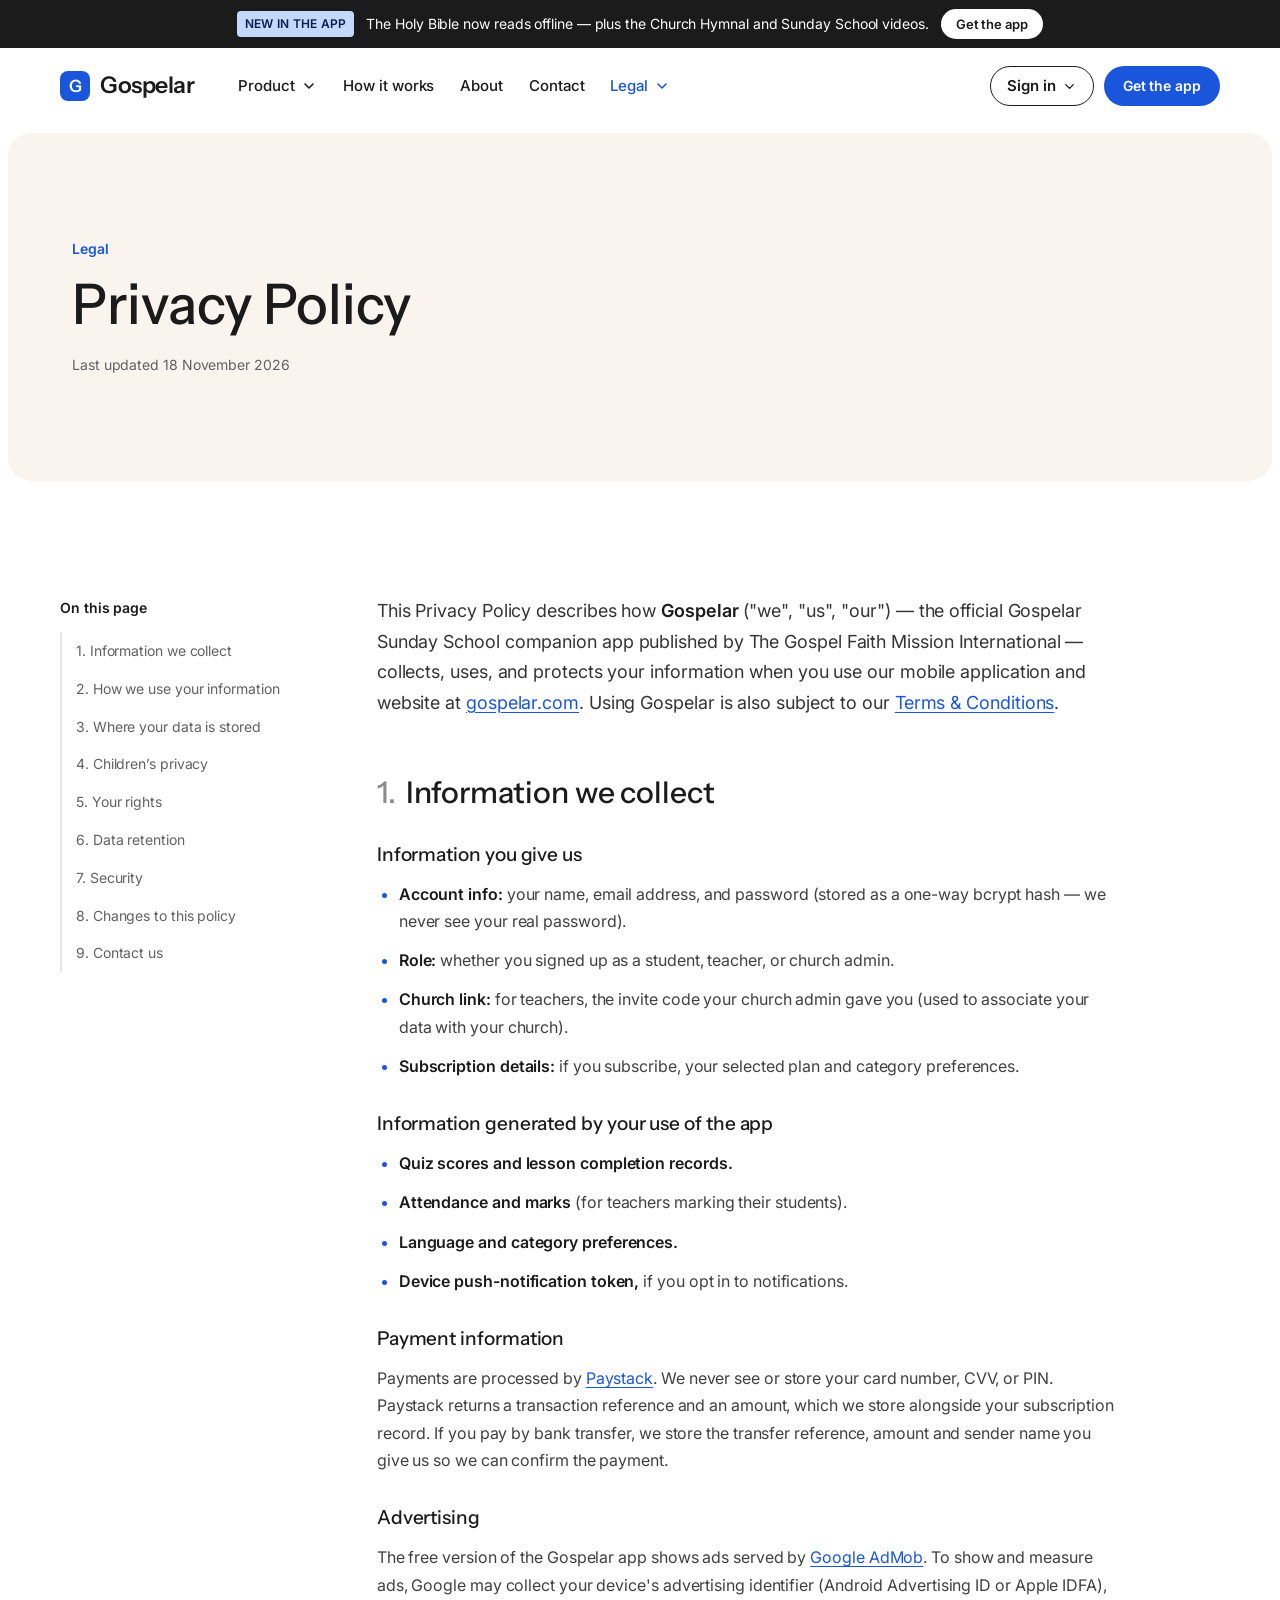
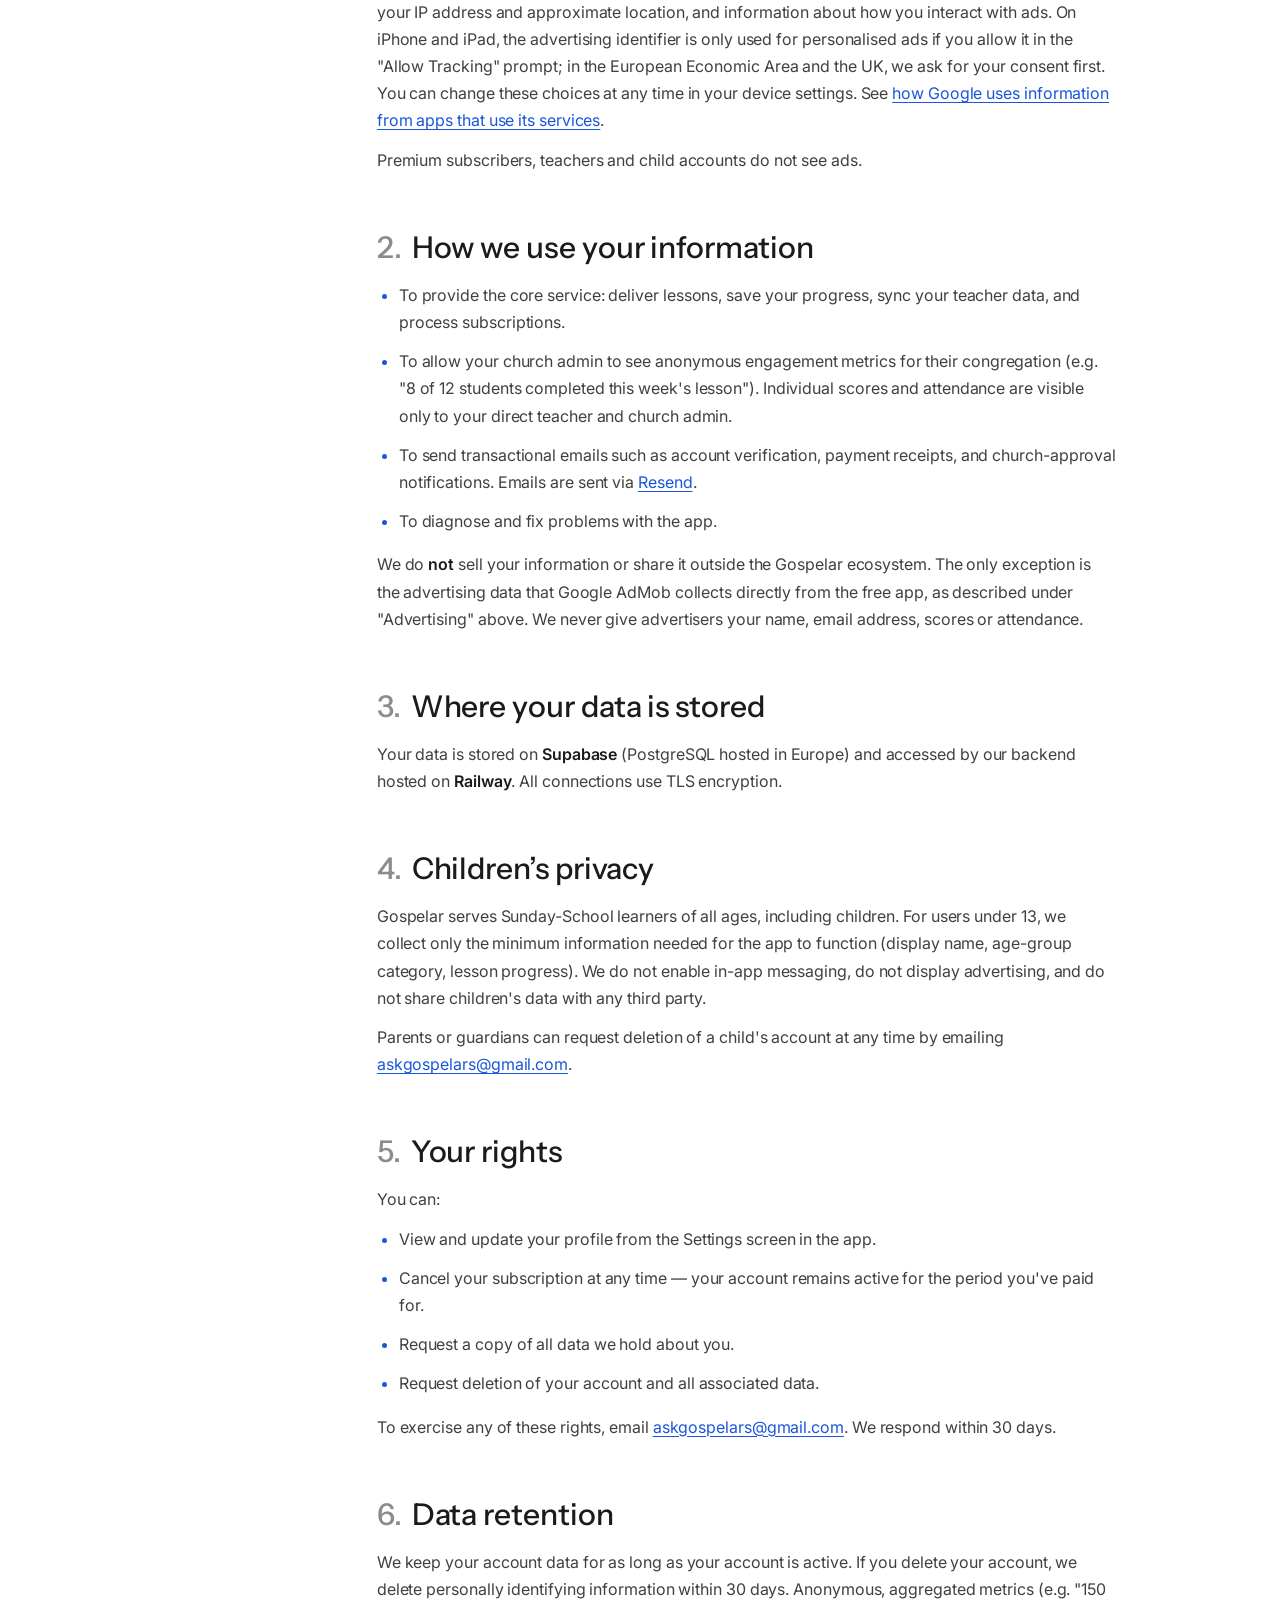
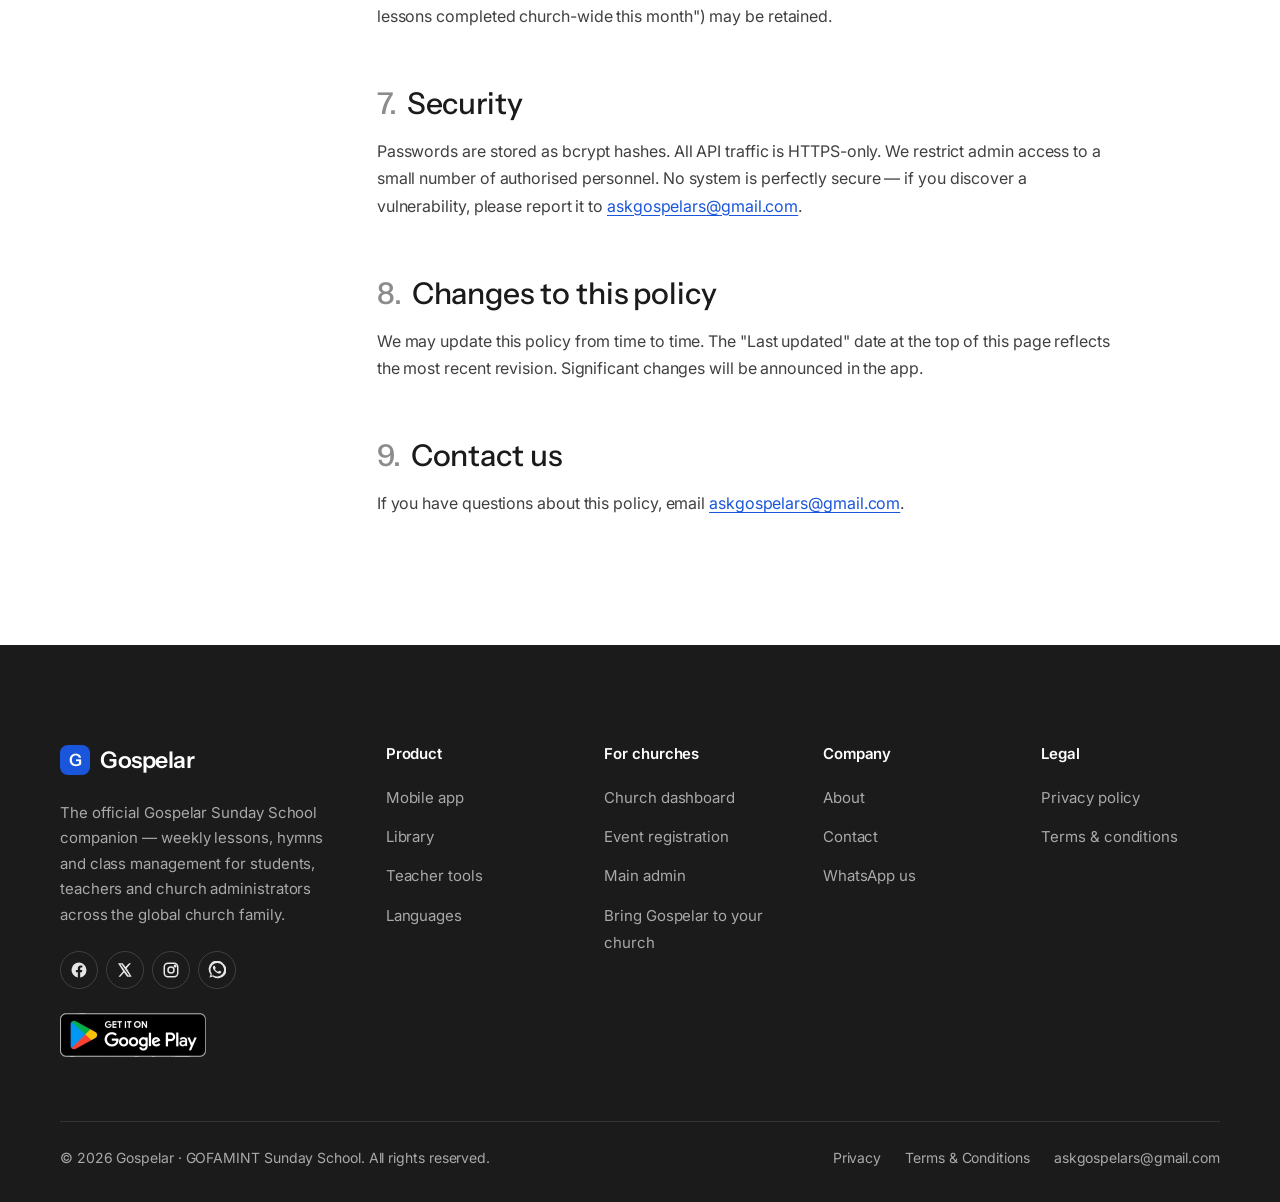
<file: privacy.html>
<!doctype html>
<html lang="en" class="no-js">
<head>
<meta charset="utf-8">
<meta name="viewport" content="width=device-width,initial-scale=1,viewport-fit=cover">
<meta http-equiv="Content-Security-Policy" content="upgrade-insecure-requests">
<title>Privacy Policy — Gospelar</title>
<meta name="description" content="How Gospelar handles your personal information.">
<link rel="canonical" href="https://www.gospelar.com/privacy">
<link rel="icon" type="image/svg+xml" href="/logo.svg">
<link rel="alternate icon" type="image/png" href="/favicon.png">
<link rel="apple-touch-icon" sizes="180x180" href="/favicon.png">
<meta name="theme-color" content="#1A56DB">
<meta property="og:title" content="Privacy Policy — Gospelar">
<meta property="og:description" content="How Gospelar handles your personal information.">
<meta property="og:url" content="https://www.gospelar.com/privacy">
<meta property="og:type" content="website">
<meta property="og:image" content="https://www.gospelar.com/og.png">
<meta name="twitter:card" content="summary_large_image">
<link rel="preconnect" href="https://fonts.googleapis.com">
<link rel="preconnect" href="https://fonts.gstatic.com" crossorigin>
<link href="https://fonts.googleapis.com/css2?family=Inter:wght@400;500;600;700&family=Instrument+Sans:wdth,wght@75..100,400..700&display=swap" rel="stylesheet">
<link rel="stylesheet" href="/assets/site.css">
</head>
<body>
<a class="sr-only" href="#main">Skip to content</a>

<div class="announce">
  <div class="container">
    <span class="tag">New in the app</span>
    <span>The Holy Bible now reads offline — plus the Church Hymnal and Sunday School videos.</span>
    <a href="/app" class="btn btn-white">Get the app</a>
  </div>
</div>

<header class="site-header">
  <div class="container nav">
    <a href="/" class="brand" aria-label="Gospelar home"><span class="brand-mark">G</span><span>Gospelar</span></a>

    <nav class="nav-menu" aria-label="Main">
      <div class="nav-item">
        <button class="nav-trigger" aria-expanded="false" aria-haspopup="true">Product <svg width="16" height="16" viewBox="0 0 24 24" fill="none" stroke="currentColor" stroke-width="2.4" stroke-linecap="round" stroke-linejoin="round" aria-hidden="true"><path d="m6 9 6 6 6-6"/></svg></button>
        <div class="dropdown mega" role="menu">
          <a class="dd-link" href="/app">
          <span class="dd-icon"><svg width="19" height="19" viewBox="0 0 24 24" fill="none" stroke="currentColor" stroke-width="1.9" stroke-linecap="round" stroke-linejoin="round" aria-hidden="true"><rect x="5" y="2" width="14" height="20" rx="2" ry="2"/><path d="M12 18h.01"/></svg></span>
          <span><span class="dd-title">Mobile app</span><span class="dd-sub">Lessons, hymns, Bible &amp; quizzes — free for students</span></span>
        </a>
          <a class="dd-link" href="/#platform">
          <span class="dd-icon"><svg width="19" height="19" viewBox="0 0 24 24" fill="none" stroke="currentColor" stroke-width="1.9" stroke-linecap="round" stroke-linejoin="round" aria-hidden="true"><path d="M4 19.5A2.5 2.5 0 0 1 6.5 17H20"/><path d="M6.5 2H20v20H6.5A2.5 2.5 0 0 1 4 19.5v-15A2.5 2.5 0 0 1 6.5 2z"/></svg></span>
          <span><span class="dd-title">Library</span><span class="dd-sub">Sunday School manual, hymn books, Holy Bible</span></span>
        </a>
          <a class="dd-link" href="/#walkthrough">
          <span class="dd-icon"><svg width="19" height="19" viewBox="0 0 24 24" fill="none" stroke="currentColor" stroke-width="1.9" stroke-linecap="round" stroke-linejoin="round" aria-hidden="true"><path d="m9 11 3 3L22 4"/><path d="M21 12v7a2 2 0 0 1-2 2H5a2 2 0 0 1-2-2V5a2 2 0 0 1 2-2h11"/></svg></span>
          <span><span class="dd-title">Teacher tools</span><span class="dd-sub">Attendance &amp; marks that work offline</span></span>
        </a>
          <a class="dd-link" href="https://church.gospelar.com">
          <span class="dd-icon"><svg width="19" height="19" viewBox="0 0 24 24" fill="none" stroke="currentColor" stroke-width="1.9" stroke-linecap="round" stroke-linejoin="round" aria-hidden="true"><path d="M3 3v18h18"/><path d="M7 16v-5M12 16V8M17 16v-8"/></svg></span>
          <span><span class="dd-title">Church dashboard</span><span class="dd-sub">Engagement across your congregation</span></span>
        </a>
          <a class="dd-link" href="https://register.gospelar.com/">
          <span class="dd-icon"><svg width="19" height="19" viewBox="0 0 24 24" fill="none" stroke="currentColor" stroke-width="1.9" stroke-linecap="round" stroke-linejoin="round" aria-hidden="true"><path d="M2 9a3 3 0 0 1 0 6v2a2 2 0 0 0 2 2h16a2 2 0 0 0 2-2v-2a3 3 0 0 1 0-6V7a2 2 0 0 0-2-2H4a2 2 0 0 0-2 2Z"/><path d="M13 5v2M13 17v2M13 11v2"/></svg></span>
          <span><span class="dd-title">Event registration</span><span class="dd-sub">Retreats, camps &amp; conventions</span></span>
        </a>
          <a class="dd-link" href="/#languages">
          <span class="dd-icon"><svg width="19" height="19" viewBox="0 0 24 24" fill="none" stroke="currentColor" stroke-width="1.9" stroke-linecap="round" stroke-linejoin="round" aria-hidden="true"><circle cx="12" cy="12" r="10"/><path d="M2 12h20"/><path d="M12 2a15.3 15.3 0 0 1 4 10 15.3 15.3 0 0 1-4 10 15.3 15.3 0 0 1-4-10 15.3 15.3 0 0 1 4-10z"/></svg></span>
          <span><span class="dd-title">Four languages</span><span class="dd-sub">English, Yorùbá, Igbo and Hausa</span></span>
        </a>
          <div class="dd-foot"><span>Free for students. Sign-in for teachers and church admins.</span><a class="link-arrow" href="/app">Get the app <span class="arrow">→</span></a></div>
        </div>
      </div>
      <a class="nav-link" href="/#walkthrough">How it works</a>
      <a class="nav-link" href="/about">About</a>
      <a class="nav-link" href="/#contact">Contact</a>
      <div class="nav-item">
        <button class="nav-trigger is-current" aria-expanded="false" aria-haspopup="true">Legal <svg width="16" height="16" viewBox="0 0 24 24" fill="none" stroke="currentColor" stroke-width="2.4" stroke-linecap="round" stroke-linejoin="round" aria-hidden="true"><path d="m6 9 6 6 6-6"/></svg></button>
        <div class="dropdown" role="menu">
          <a class="dd-link" href="/privacy">
          <span class="dd-icon"><svg width="19" height="19" viewBox="0 0 24 24" fill="none" stroke="currentColor" stroke-width="1.9" stroke-linecap="round" stroke-linejoin="round" aria-hidden="true"><path d="M12 22s8-4 8-10V5l-8-3-8 3v7c0 6 8 10 8 10z"/><path d="m9 12 2 2 4-4"/></svg></span>
          <span><span class="dd-title">Privacy Policy</span><span class="dd-sub">What we collect, how we use it, your rights</span></span>
        </a>
          <a class="dd-link" href="/terms">
          <span class="dd-icon"><svg width="19" height="19" viewBox="0 0 24 24" fill="none" stroke="currentColor" stroke-width="1.9" stroke-linecap="round" stroke-linejoin="round" aria-hidden="true"><path d="M4 19.5A2.5 2.5 0 0 1 6.5 17H20"/><path d="M6.5 2H20v20H6.5A2.5 2.5 0 0 1 4 19.5v-15A2.5 2.5 0 0 1 6.5 2z"/></svg></span>
          <span><span class="dd-title">Terms &amp; Conditions</span><span class="dd-sub">The rules for using the Gospelar app and website</span></span>
        </a>
        </div>
      </div>
    </nav>

    <div class="nav-actions">
      <div class="nav-item hide-m">
        <button class="nav-trigger btn btn-line btn-sm" aria-expanded="false" aria-haspopup="true">Sign in <svg width="15" height="15" viewBox="0 0 24 24" fill="none" stroke="currentColor" stroke-width="2.2" stroke-linecap="round" stroke-linejoin="round" aria-hidden="true"><path d="m6 9 6 6 6-6"/></svg></button>
        <div class="dropdown right" role="menu">
          <a class="dd-link" href="https://church.gospelar.com">
          <span class="dd-icon"><svg width="19" height="19" viewBox="0 0 24 24" fill="none" stroke="currentColor" stroke-width="1.9" stroke-linecap="round" stroke-linejoin="round" aria-hidden="true"><path d="M12 2v4M10 4h4"/><path d="m6 10 6-4 6 4"/><path d="M6 10v12h12V10"/><path d="M10 22v-5a2 2 0 0 1 4 0v5"/><path d="M2 22h20"/></svg></span>
          <span><span class="dd-title">Church admin</span><span class="dd-sub">Per-church insights &amp; classes</span></span>
        </a>
          <a class="dd-link" href="https://admin.gospelar.com">
          <span class="dd-icon"><svg width="19" height="19" viewBox="0 0 24 24" fill="none" stroke="currentColor" stroke-width="1.9" stroke-linecap="round" stroke-linejoin="round" aria-hidden="true"><path d="M12 22s8-4 8-10V5l-8-3-8 3v7c0 6 8 10 8 10z"/><path d="m9 12 2 2 4-4"/></svg></span>
          <span><span class="dd-title">Main admin</span><span class="dd-sub">Content, approvals &amp; system</span></span>
        </a>
          <a class="dd-link" href="https://register.gospelar.com/">
          <span class="dd-icon"><svg width="19" height="19" viewBox="0 0 24 24" fill="none" stroke="currentColor" stroke-width="1.9" stroke-linecap="round" stroke-linejoin="round" aria-hidden="true"><path d="M2 9a3 3 0 0 1 0 6v2a2 2 0 0 0 2 2h16a2 2 0 0 0 2-2v-2a3 3 0 0 1 0-6V7a2 2 0 0 0-2-2H4a2 2 0 0 0-2 2Z"/><path d="M13 5v2M13 17v2M13 11v2"/></svg></span>
          <span><span class="dd-title">Event registration</span><span class="dd-sub">Your tickets &amp; group bookings</span></span>
        </a>
        </div>
      </div>
      <a href="/app" class="btn btn-primary btn-sm hide-m">Get the app</a>
      <button class="nav-toggle" aria-expanded="false" aria-label="Open menu" aria-controls="mobile-menu"><svg width="24" height="24" viewBox="0 0 24 24" fill="none" stroke="currentColor" stroke-width="2.2" stroke-linecap="round" stroke-linejoin="round" aria-hidden="true"><path d="M4 6h16M4 12h16M4 18h16"/></svg></button>
    </div>
  </div>
</header>

<div class="mobile-panel" id="mobile-menu">
  <div class="m-group"><div class="m-label">Product</div>
    <a class="dd-link" href="/app">
          <span class="dd-icon"><svg width="19" height="19" viewBox="0 0 24 24" fill="none" stroke="currentColor" stroke-width="1.9" stroke-linecap="round" stroke-linejoin="round" aria-hidden="true"><rect x="5" y="2" width="14" height="20" rx="2" ry="2"/><path d="M12 18h.01"/></svg></span>
          <span><span class="dd-title">Mobile app</span><span class="dd-sub">Lessons, hymns, Bible &amp; quizzes — free for students</span></span>
        </a>
    <a class="dd-link" href="/#platform">
          <span class="dd-icon"><svg width="19" height="19" viewBox="0 0 24 24" fill="none" stroke="currentColor" stroke-width="1.9" stroke-linecap="round" stroke-linejoin="round" aria-hidden="true"><path d="M4 19.5A2.5 2.5 0 0 1 6.5 17H20"/><path d="M6.5 2H20v20H6.5A2.5 2.5 0 0 1 4 19.5v-15A2.5 2.5 0 0 1 6.5 2z"/></svg></span>
          <span><span class="dd-title">Library</span><span class="dd-sub">Sunday School manual, hymn books, Holy Bible</span></span>
        </a>
    <a class="dd-link" href="/#walkthrough">
          <span class="dd-icon"><svg width="19" height="19" viewBox="0 0 24 24" fill="none" stroke="currentColor" stroke-width="1.9" stroke-linecap="round" stroke-linejoin="round" aria-hidden="true"><path d="m9 11 3 3L22 4"/><path d="M21 12v7a2 2 0 0 1-2 2H5a2 2 0 0 1-2-2V5a2 2 0 0 1 2-2h11"/></svg></span>
          <span><span class="dd-title">Teacher tools</span><span class="dd-sub">Attendance &amp; marks that work offline</span></span>
        </a>
    <a class="dd-link" href="https://church.gospelar.com">
          <span class="dd-icon"><svg width="19" height="19" viewBox="0 0 24 24" fill="none" stroke="currentColor" stroke-width="1.9" stroke-linecap="round" stroke-linejoin="round" aria-hidden="true"><path d="M3 3v18h18"/><path d="M7 16v-5M12 16V8M17 16v-8"/></svg></span>
          <span><span class="dd-title">Church dashboard</span><span class="dd-sub">Engagement across your congregation</span></span>
        </a>
    <a class="dd-link" href="https://register.gospelar.com/">
          <span class="dd-icon"><svg width="19" height="19" viewBox="0 0 24 24" fill="none" stroke="currentColor" stroke-width="1.9" stroke-linecap="round" stroke-linejoin="round" aria-hidden="true"><path d="M2 9a3 3 0 0 1 0 6v2a2 2 0 0 0 2 2h16a2 2 0 0 0 2-2v-2a3 3 0 0 1 0-6V7a2 2 0 0 0-2-2H4a2 2 0 0 0-2 2Z"/><path d="M13 5v2M13 17v2M13 11v2"/></svg></span>
          <span><span class="dd-title">Event registration</span><span class="dd-sub">Retreats, camps &amp; conventions</span></span>
        </a>
    <a class="dd-link" href="/#languages">
          <span class="dd-icon"><svg width="19" height="19" viewBox="0 0 24 24" fill="none" stroke="currentColor" stroke-width="1.9" stroke-linecap="round" stroke-linejoin="round" aria-hidden="true"><circle cx="12" cy="12" r="10"/><path d="M2 12h20"/><path d="M12 2a15.3 15.3 0 0 1 4 10 15.3 15.3 0 0 1-4 10 15.3 15.3 0 0 1-4-10 15.3 15.3 0 0 1 4-10z"/></svg></span>
          <span><span class="dd-title">Four languages</span><span class="dd-sub">English, Yorùbá, Igbo and Hausa</span></span>
        </a>
  </div>
  <div class="m-group"><div class="m-label">Company</div>
    <a class="dd-link" href="/#walkthrough"><span class="dd-title">How it works</span></a>
    <a class="dd-link" href="/about"><span class="dd-title">About</span></a>
    <a class="dd-link" href="/#contact"><span class="dd-title">Contact</span></a>
  </div>
  <div class="m-group"><div class="m-label">Legal</div>
    <a class="dd-link" href="/privacy">
          <span class="dd-icon"><svg width="19" height="19" viewBox="0 0 24 24" fill="none" stroke="currentColor" stroke-width="1.9" stroke-linecap="round" stroke-linejoin="round" aria-hidden="true"><path d="M12 22s8-4 8-10V5l-8-3-8 3v7c0 6 8 10 8 10z"/><path d="m9 12 2 2 4-4"/></svg></span>
          <span><span class="dd-title">Privacy Policy</span><span class="dd-sub">What we collect, how we use it, your rights</span></span>
        </a>
    <a class="dd-link" href="/terms">
          <span class="dd-icon"><svg width="19" height="19" viewBox="0 0 24 24" fill="none" stroke="currentColor" stroke-width="1.9" stroke-linecap="round" stroke-linejoin="round" aria-hidden="true"><path d="M4 19.5A2.5 2.5 0 0 1 6.5 17H20"/><path d="M6.5 2H20v20H6.5A2.5 2.5 0 0 1 4 19.5v-15A2.5 2.5 0 0 1 6.5 2z"/></svg></span>
          <span><span class="dd-title">Terms &amp; Conditions</span><span class="dd-sub">The rules for using the Gospelar app and website</span></span>
        </a>
  </div>
  <div class="m-group"><div class="m-label">Sign in</div>
    <a class="dd-link" href="https://church.gospelar.com">
          <span class="dd-icon"><svg width="19" height="19" viewBox="0 0 24 24" fill="none" stroke="currentColor" stroke-width="1.9" stroke-linecap="round" stroke-linejoin="round" aria-hidden="true"><path d="M12 2v4M10 4h4"/><path d="m6 10 6-4 6 4"/><path d="M6 10v12h12V10"/><path d="M10 22v-5a2 2 0 0 1 4 0v5"/><path d="M2 22h20"/></svg></span>
          <span><span class="dd-title">Church admin</span><span class="dd-sub">Per-church insights &amp; classes</span></span>
        </a>
    <a class="dd-link" href="https://admin.gospelar.com">
          <span class="dd-icon"><svg width="19" height="19" viewBox="0 0 24 24" fill="none" stroke="currentColor" stroke-width="1.9" stroke-linecap="round" stroke-linejoin="round" aria-hidden="true"><path d="M12 22s8-4 8-10V5l-8-3-8 3v7c0 6 8 10 8 10z"/><path d="m9 12 2 2 4-4"/></svg></span>
          <span><span class="dd-title">Main admin</span><span class="dd-sub">Content, approvals &amp; system</span></span>
        </a>
  </div>
  <div class="m-cta">
    <a href="/app" class="btn btn-primary btn-lg">Get the app</a>
    <a href="https://register.gospelar.com/" class="btn btn-line btn-lg">Register for an event</a>
  </div>
</div>

<main id="main">
<section class="page-hero">
  <div class="page-hero-inner bg-cream">
    <span class="kicker">Legal</span>
    <h1 class="h1">Privacy Policy</h1>
    <span class="updated">Last updated 18 November 2026</span>
  </div>
</section>
<section class="section">
  <div class="container doc-layout">
    <aside class="toc" aria-label="On this page">
      <b>On this page</b>
      <a href="#information-we-collect">1. Information we collect</a>
      <a href="#how-we-use-your-information">2. How we use your information</a>
      <a href="#where-your-data-is-stored">3. Where your data is stored</a>
      <a href="#children-s-privacy">4. Children’s privacy</a>
      <a href="#your-rights">5. Your rights</a>
      <a href="#data-retention">6. Data retention</a>
      <a href="#security">7. Security</a>
      <a href="#changes-to-this-policy">8. Changes to this policy</a>
      <a href="#contact-us">9. Contact us</a>
    </aside>
    <article class="doc">
      <p>This Privacy Policy describes how <strong>Gospelar</strong> ("we", "us", "our") — the official Gospelar Sunday School companion app published by The Gospel Faith Mission International — collects, uses, and protects your information when you use our mobile application and website at <a href="https://www.gospelar.com">gospelar.com</a>. Using Gospelar is also subject to our <a href="/terms">Terms &amp; Conditions</a>.</p>

      <h2 id="information-we-collect"><span class="n">1.</span>Information we collect</h2>
      <h3>Information you give us</h3>
      <ul>
        <li><strong>Account info:</strong> your name, email address, and password (stored as a one-way bcrypt hash — we never see your real password).</li>
        <li><strong>Role:</strong> whether you signed up as a student, teacher, or church admin.</li>
        <li><strong>Church link:</strong> for teachers, the invite code your church admin gave you (used to associate your data with your church).</li>
        <li><strong>Subscription details:</strong> if you subscribe, your selected plan and category preferences.</li>
      </ul>
      <h3>Information generated by your use of the app</h3>
      <ul>
        <li><strong>Quiz scores and lesson completion records.</strong></li>
        <li><strong>Attendance and marks</strong> (for teachers marking their students).</li>
        <li><strong>Language and category preferences.</strong></li>
        <li><strong>Device push-notification token,</strong> if you opt in to notifications.</li>
      </ul>
      <h3>Payment information</h3>
      <p>Payments are processed by <a href="https://paystack.com">Paystack</a>. We never see or store your card number, CVV, or PIN. Paystack returns a transaction reference and an amount, which we store alongside your subscription record. If you pay by bank transfer, we store the transfer reference, amount and sender name you give us so we can confirm the payment.</p>
      <h3>Advertising</h3>
      <p>The free version of the Gospelar app shows ads served by <a href="https://admob.google.com">Google AdMob</a>. To show and measure ads, Google may collect your device's advertising identifier (Android Advertising ID or Apple IDFA), your IP address and approximate location, and information about how you interact with ads. On iPhone and iPad, the advertising identifier is only used for personalised ads if you allow it in the "Allow Tracking" prompt; in the European Economic Area and the UK, we ask for your consent first. You can change these choices at any time in your device settings. See <a href="https://policies.google.com/technologies/partner-sites">how Google uses information from apps that use its services</a>.</p>
      <p>Premium subscribers, teachers and child accounts do not see ads.</p>

      <h2 id="how-we-use-your-information"><span class="n">2.</span>How we use your information</h2>
      <ul>
        <li>To provide the core service: deliver lessons, save your progress, sync your teacher data, and process subscriptions.</li>
        <li>To allow your church admin to see anonymous engagement metrics for their congregation (e.g. "8 of 12 students completed this week's lesson"). Individual scores and attendance are visible only to your direct teacher and church admin.</li>
        <li>To send transactional emails such as account verification, payment receipts, and church-approval notifications. Emails are sent via <a href="https://resend.com">Resend</a>.</li>
        <li>To diagnose and fix problems with the app.</li>
      </ul>
      <p>We do <strong>not</strong> sell your information or share it outside the Gospelar ecosystem. The only exception is the advertising data that Google AdMob collects directly from the free app, as described under "Advertising" above. We never give advertisers your name, email address, scores or attendance.</p>

      <h2 id="where-your-data-is-stored"><span class="n">3.</span>Where your data is stored</h2>
      <p>Your data is stored on <strong>Supabase</strong> (PostgreSQL hosted in Europe) and accessed by our backend hosted on <strong>Railway</strong>. All connections use TLS encryption.</p>

      <h2 id="children-s-privacy"><span class="n">4.</span>Children’s privacy</h2>
      <p>Gospelar serves Sunday-School learners of all ages, including children. For users under 13, we collect only the minimum information needed for the app to function (display name, age-group category, lesson progress). We do not enable in-app messaging, do not display advertising, and do not share children's data with any third party.</p>
      <p>Parents or guardians can request deletion of a child's account at any time by emailing <a href="mailto:askgospelars@gmail.com">askgospelars@gmail.com</a>.</p>

      <h2 id="your-rights"><span class="n">5.</span>Your rights</h2>
      <p>You can:</p>
      <ul>
        <li>View and update your profile from the Settings screen in the app.</li>
        <li>Cancel your subscription at any time — your account remains active for the period you've paid for.</li>
        <li>Request a copy of all data we hold about you.</li>
        <li>Request deletion of your account and all associated data.</li>
      </ul>
      <p>To exercise any of these rights, email <a href="mailto:askgospelars@gmail.com">askgospelars@gmail.com</a>. We respond within 30 days.</p>

      <h2 id="data-retention"><span class="n">6.</span>Data retention</h2>
      <p>We keep your account data for as long as your account is active. If you delete your account, we delete personally identifying information within 30 days. Anonymous, aggregated metrics (e.g. "150 lessons completed church-wide this month") may be retained.</p>

      <h2 id="security"><span class="n">7.</span>Security</h2>
      <p>Passwords are stored as bcrypt hashes. All API traffic is HTTPS-only. We restrict admin access to a small number of authorised personnel. No system is perfectly secure — if you discover a vulnerability, please report it to <a href="mailto:askgospelars@gmail.com">askgospelars@gmail.com</a>.</p>

      <h2 id="changes-to-this-policy"><span class="n">8.</span>Changes to this policy</h2>
      <p>We may update this policy from time to time. The "Last updated" date at the top of this page reflects the most recent revision. Significant changes will be announced in the app.</p>

      <h2 id="contact-us"><span class="n">9.</span>Contact us</h2>
      <p>If you have questions about this policy, email <a href="mailto:askgospelars@gmail.com">askgospelars@gmail.com</a>.</p>
    </article>
  </div>
</section>
</main>

<footer class="site-footer">
  <div class="container">
    <div class="foot-top">
      <div class="foot-about">
        <a href="/" class="brand"><span class="brand-mark">G</span><span>Gospelar</span></a>
        <p>The official Gospelar Sunday School companion — weekly lessons, hymns and class management for students, teachers and church administrators across the global church family.</p>
        <div class="foot-social">
          <a href="https://www.facebook.com/share/1AEUUBRjdc/?mibextid=wwXIfr" aria-label="Facebook" target="_blank" rel="noopener"><svg width="18" height="18" viewBox="0 0 24 24" fill="currentColor" aria-hidden="true"><path d="M22 12.07a10 10 0 1 0-11.56 9.88v-7H7.9v-2.88h2.54V9.86c0-2.5 1.5-3.9 3.78-3.9 1.1 0 2.24.2 2.24.2v2.46h-1.26c-1.24 0-1.63.78-1.63 1.57v1.88h2.78l-.45 2.88h-2.33v7A10 10 0 0 0 22 12.07Z"/></svg></a>
          <a href="https://x.com/gospelar_app?s=21" aria-label="X (Twitter)" target="_blank" rel="noopener"><svg width="16" height="16" viewBox="0 0 24 24" fill="currentColor" aria-hidden="true"><path d="M18.244 2H21l-6.49 7.41L22 22h-6.797l-4.71-6.166L4.96 22H2.2l7-7.997L1.5 2h6.92l4.27 5.65L18.244 2Zm-1.18 18.32h1.654L7.012 3.6H5.243l11.821 16.72Z"/></svg></a>
          <a href="https://www.instagram.com/gospelar_?igsh=MTBiNm9kcjQ4MDA0Mw%3D%3D&utm_source=qr" aria-label="Instagram" target="_blank" rel="noopener"><svg width="18" height="18" viewBox="0 0 24 24" fill="none" stroke="currentColor" stroke-width="2" stroke-linecap="round" stroke-linejoin="round" aria-hidden="true"><rect x="3" y="3" width="18" height="18" rx="5"/><circle cx="12" cy="12" r="4"/><circle cx="17.5" cy="6.5" r="1" fill="currentColor"/></svg></a>
          <a href="https://wa.me/27639272097" aria-label="WhatsApp" target="_blank" rel="noopener"><svg width="18" height="18" viewBox="0 0 24 24" fill="currentColor" aria-hidden="true"><path d="M20.5 3.5A11 11 0 0 0 3.4 17.7L2 22l4.4-1.4A11 11 0 1 0 20.5 3.5Zm-8.5 17a9 9 0 0 1-4.6-1.3l-.3-.2-2.6.8.8-2.6-.2-.3a9 9 0 1 1 7 3.7Zm5-6.7c-.3-.1-1.6-.8-1.9-.9s-.4-.1-.6.2-.7.9-.9 1.1-.3.1-.6 0a7.3 7.3 0 0 1-3.6-3.2c-.3-.5.3-.5.8-1.5.1-.2 0-.4 0-.5l-.9-2.1c-.2-.5-.4-.5-.6-.5h-.5a1 1 0 0 0-.7.3 3 3 0 0 0-1 2.3 5.4 5.4 0 0 0 1.1 2.8 12.1 12.1 0 0 0 4.7 4.1c2.8 1.1 2.8.7 3.3.7a2.7 2.7 0 0 0 1.8-1.3 2.2 2.2 0 0 0 .2-1.3c-.1-.1-.2-.2-.5-.3Z"/></svg></a>
        </div>
        <div class="foot-stores">
          <a href="https://play.google.com/store/apps/details?id=com.gospelar.app" aria-label="Get it on Google Play"><img src="/images/web/google-play.png" alt="Get it on Google Play" loading="lazy"></a>
        </div>
      </div>
      <div class="foot-col"><h4>Product</h4><ul>
        <li><a href="/app">Mobile app</a></li>
        <li><a href="/#platform">Library</a></li>
        <li><a href="/#walkthrough">Teacher tools</a></li>
        <li><a href="/#languages">Languages</a></li>
      </ul></div>
      <div class="foot-col"><h4>For churches</h4><ul>
        <li><a href="https://church.gospelar.com">Church dashboard</a></li>
        <li><a href="https://register.gospelar.com/">Event registration</a></li>
        <li><a href="https://admin.gospelar.com">Main admin</a></li>
        <li><a href="mailto:askgospelars@gmail.com">Bring Gospelar to your church</a></li>
      </ul></div>
      <div class="foot-col"><h4>Company</h4><ul>
        <li><a href="/about">About</a></li>
        <li><a href="/#contact">Contact</a></li>
        <li><a href="https://wa.me/27639272097" target="_blank" rel="noopener">WhatsApp us</a></li>
      </ul></div>
      <div class="foot-col"><h4>Legal</h4><ul>
        <li><a href="/privacy">Privacy policy</a></li>
        <li><a href="/terms">Terms &amp; conditions</a></li>
      </ul></div>
    </div>
    <div class="foot-bottom">
      <div>© <span data-year>2026</span> Gospelar · GOFAMINT Sunday School. All rights reserved.</div>
      <nav aria-label="Legal"><a href="/privacy">Privacy</a><a href="/terms">Terms &amp; Conditions</a><a href="mailto:askgospelars@gmail.com">askgospelars@gmail.com</a></nav>
    </div>
  </div>
</footer>
<script src="/assets/site.js" defer></script>
</body>
</html>
</file>
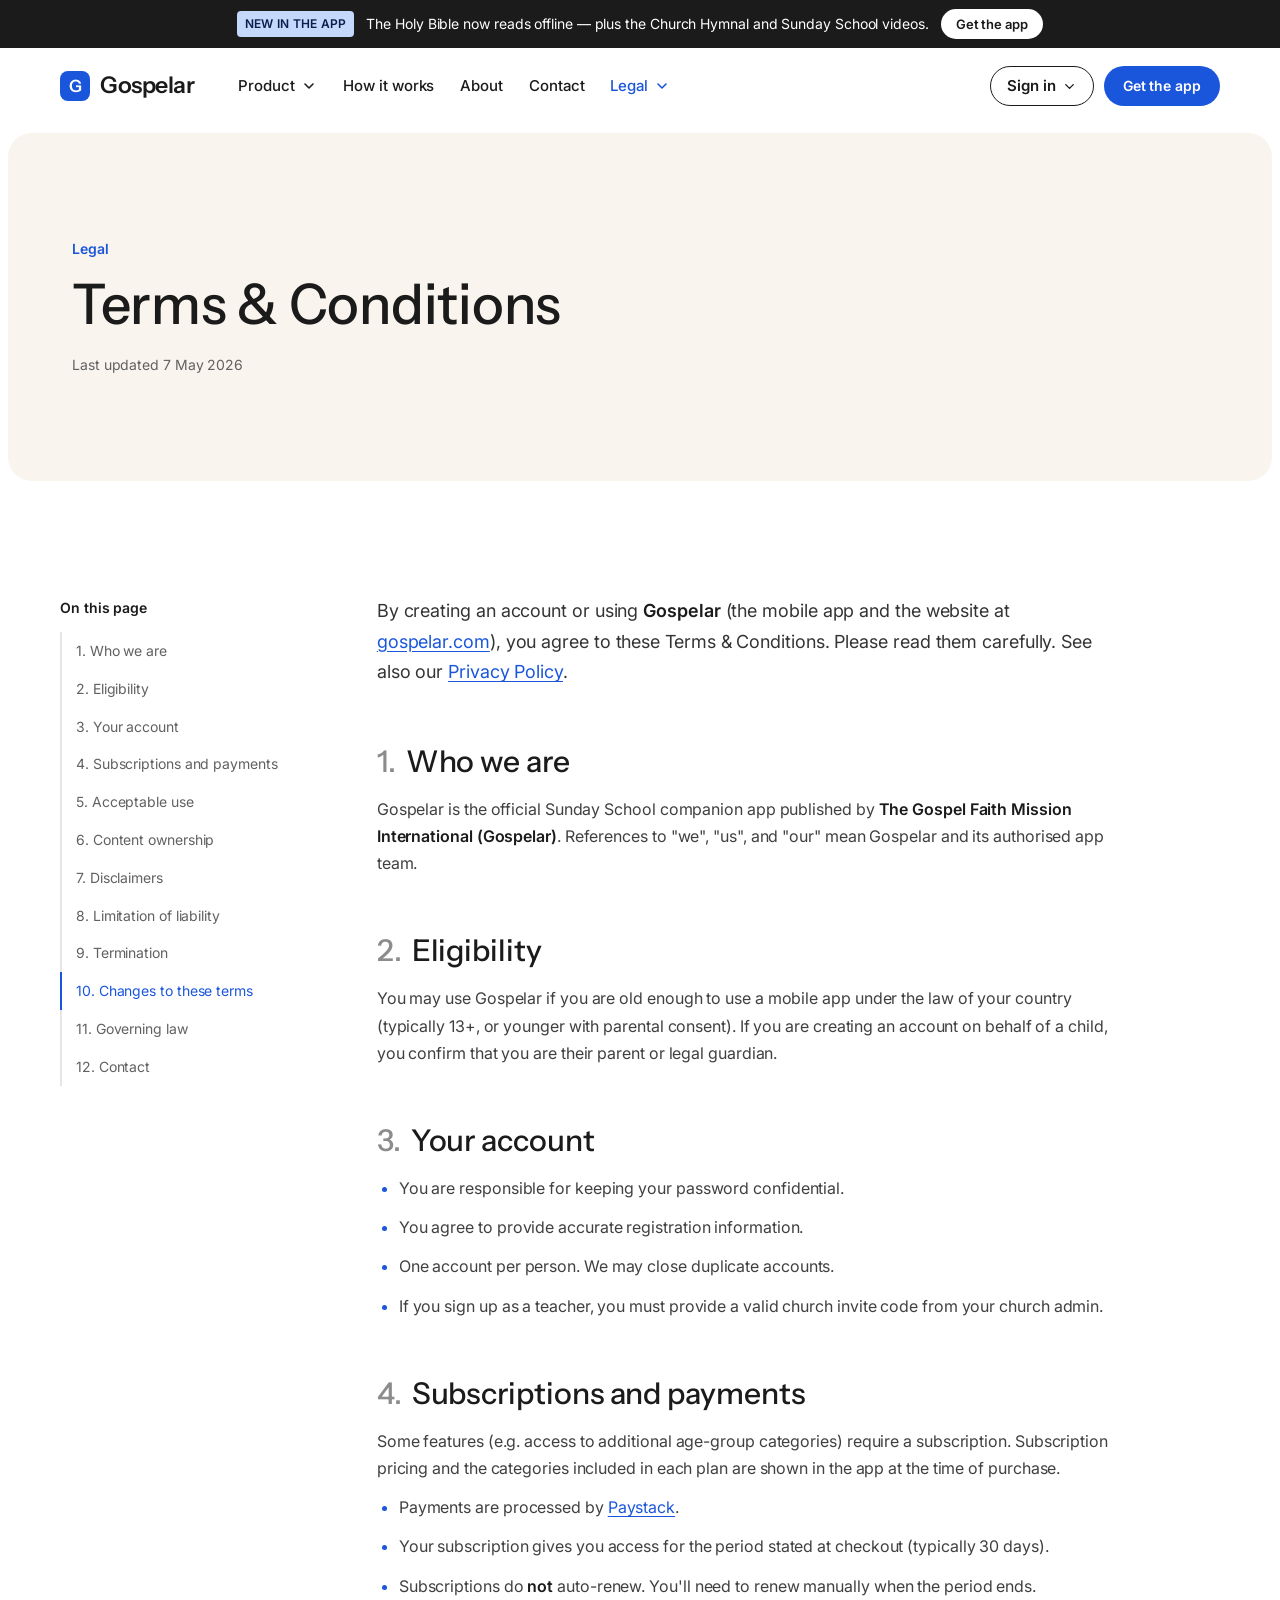
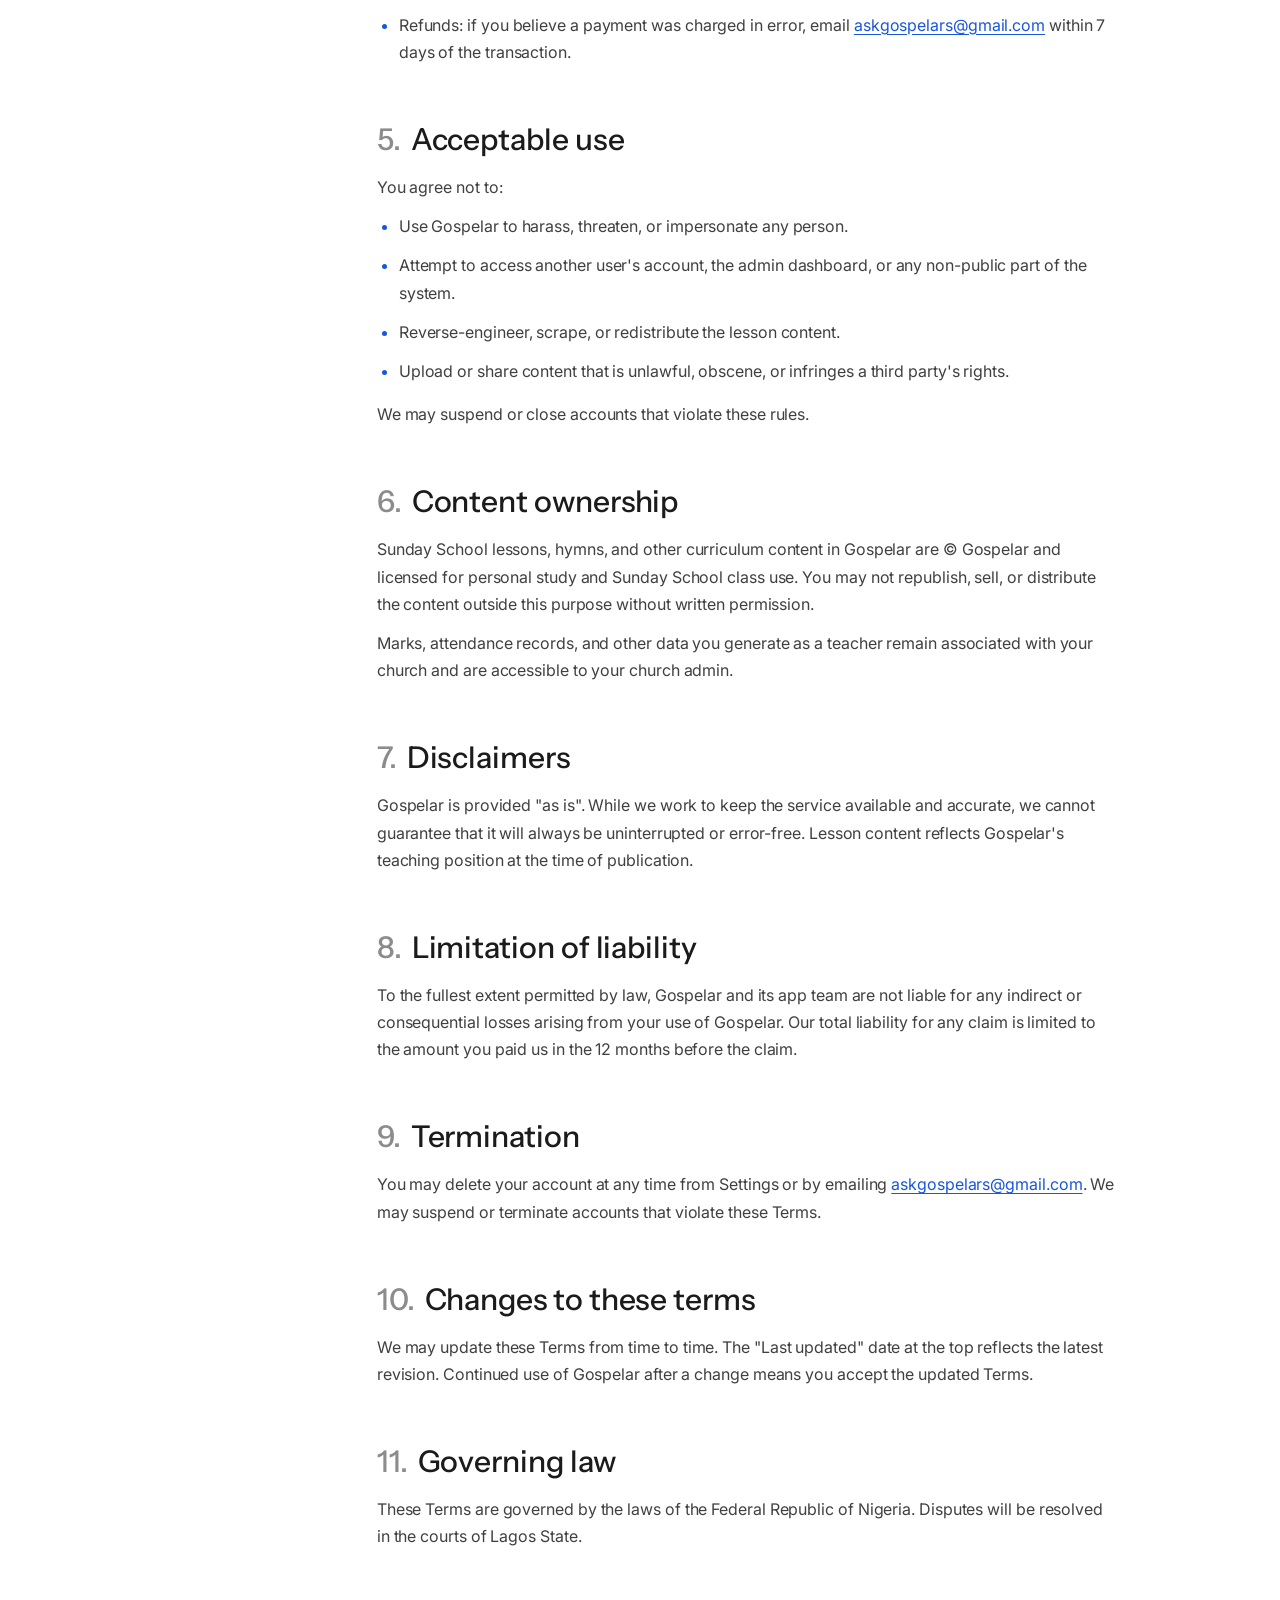
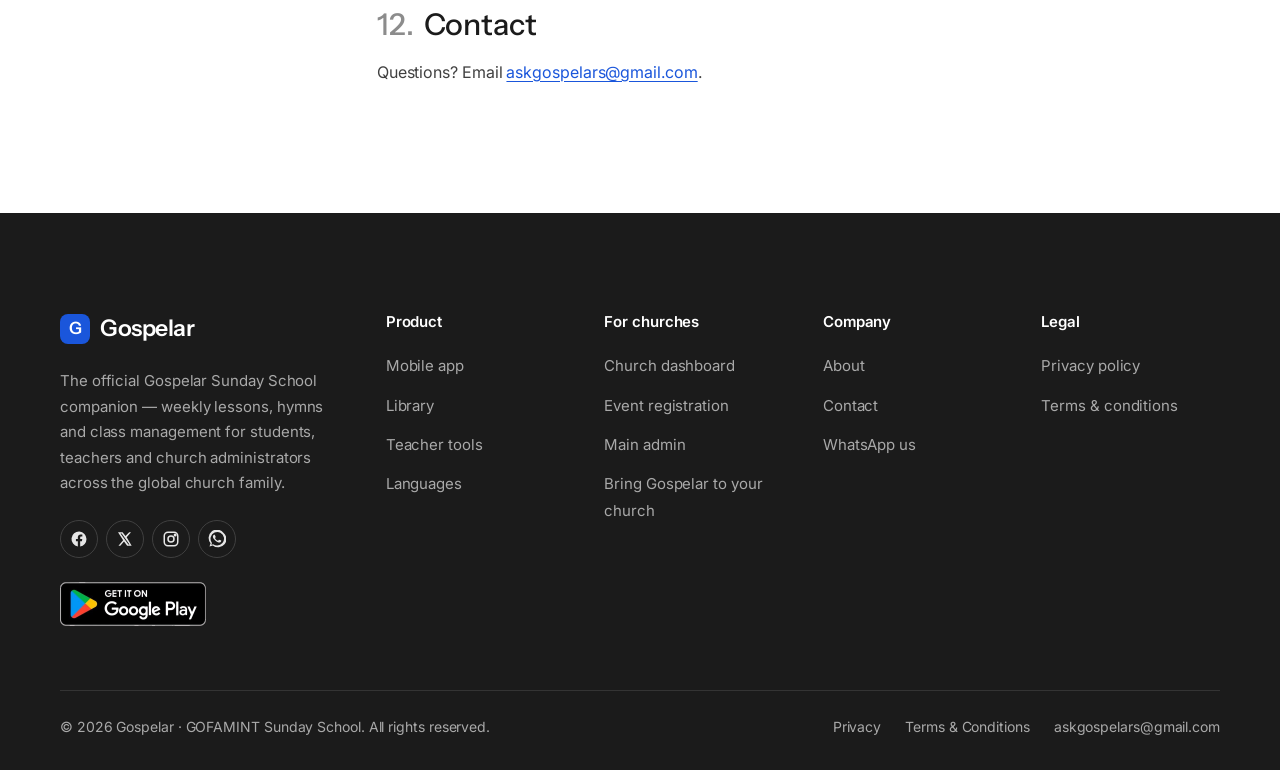
<file: terms.html>
<!doctype html>
<html lang="en" class="no-js">
<head>
<meta charset="utf-8">
<meta name="viewport" content="width=device-width,initial-scale=1,viewport-fit=cover">
<meta http-equiv="Content-Security-Policy" content="upgrade-insecure-requests">
<title>Terms & Conditions — Gospelar</title>
<meta name="description" content="The terms that govern your use of the Gospelar app and website.">
<link rel="canonical" href="https://www.gospelar.com/terms">
<link rel="icon" type="image/svg+xml" href="/logo.svg">
<link rel="alternate icon" type="image/png" href="/favicon.png">
<link rel="apple-touch-icon" sizes="180x180" href="/favicon.png">
<meta name="theme-color" content="#1A56DB">
<meta property="og:title" content="Terms & Conditions — Gospelar">
<meta property="og:description" content="The terms that govern your use of the Gospelar app and website.">
<meta property="og:url" content="https://www.gospelar.com/terms">
<meta property="og:type" content="website">
<meta property="og:image" content="https://www.gospelar.com/og.png">
<meta name="twitter:card" content="summary_large_image">
<link rel="preconnect" href="https://fonts.googleapis.com">
<link rel="preconnect" href="https://fonts.gstatic.com" crossorigin>
<link href="https://fonts.googleapis.com/css2?family=Inter:wght@400;500;600;700&family=Instrument+Sans:wdth,wght@75..100,400..700&display=swap" rel="stylesheet">
<link rel="stylesheet" href="/assets/site.css">
</head>
<body>
<a class="sr-only" href="#main">Skip to content</a>

<div class="announce">
  <div class="container">
    <span class="tag">New in the app</span>
    <span>The Holy Bible now reads offline — plus the Church Hymnal and Sunday School videos.</span>
    <a href="/app" class="btn btn-white">Get the app</a>
  </div>
</div>

<header class="site-header">
  <div class="container nav">
    <a href="/" class="brand" aria-label="Gospelar home"><span class="brand-mark">G</span><span>Gospelar</span></a>

    <nav class="nav-menu" aria-label="Main">
      <div class="nav-item">
        <button class="nav-trigger" aria-expanded="false" aria-haspopup="true">Product <svg width="16" height="16" viewBox="0 0 24 24" fill="none" stroke="currentColor" stroke-width="2.4" stroke-linecap="round" stroke-linejoin="round" aria-hidden="true"><path d="m6 9 6 6 6-6"/></svg></button>
        <div class="dropdown mega" role="menu">
          <a class="dd-link" href="/app">
          <span class="dd-icon"><svg width="19" height="19" viewBox="0 0 24 24" fill="none" stroke="currentColor" stroke-width="1.9" stroke-linecap="round" stroke-linejoin="round" aria-hidden="true"><rect x="5" y="2" width="14" height="20" rx="2" ry="2"/><path d="M12 18h.01"/></svg></span>
          <span><span class="dd-title">Mobile app</span><span class="dd-sub">Lessons, hymns, Bible &amp; quizzes — free for students</span></span>
        </a>
          <a class="dd-link" href="/#platform">
          <span class="dd-icon"><svg width="19" height="19" viewBox="0 0 24 24" fill="none" stroke="currentColor" stroke-width="1.9" stroke-linecap="round" stroke-linejoin="round" aria-hidden="true"><path d="M4 19.5A2.5 2.5 0 0 1 6.5 17H20"/><path d="M6.5 2H20v20H6.5A2.5 2.5 0 0 1 4 19.5v-15A2.5 2.5 0 0 1 6.5 2z"/></svg></span>
          <span><span class="dd-title">Library</span><span class="dd-sub">Sunday School manual, hymn books, Holy Bible</span></span>
        </a>
          <a class="dd-link" href="/#walkthrough">
          <span class="dd-icon"><svg width="19" height="19" viewBox="0 0 24 24" fill="none" stroke="currentColor" stroke-width="1.9" stroke-linecap="round" stroke-linejoin="round" aria-hidden="true"><path d="m9 11 3 3L22 4"/><path d="M21 12v7a2 2 0 0 1-2 2H5a2 2 0 0 1-2-2V5a2 2 0 0 1 2-2h11"/></svg></span>
          <span><span class="dd-title">Teacher tools</span><span class="dd-sub">Attendance &amp; marks that work offline</span></span>
        </a>
          <a class="dd-link" href="https://church.gospelar.com">
          <span class="dd-icon"><svg width="19" height="19" viewBox="0 0 24 24" fill="none" stroke="currentColor" stroke-width="1.9" stroke-linecap="round" stroke-linejoin="round" aria-hidden="true"><path d="M3 3v18h18"/><path d="M7 16v-5M12 16V8M17 16v-8"/></svg></span>
          <span><span class="dd-title">Church dashboard</span><span class="dd-sub">Engagement across your congregation</span></span>
        </a>
          <a class="dd-link" href="https://register.gospelar.com/">
          <span class="dd-icon"><svg width="19" height="19" viewBox="0 0 24 24" fill="none" stroke="currentColor" stroke-width="1.9" stroke-linecap="round" stroke-linejoin="round" aria-hidden="true"><path d="M2 9a3 3 0 0 1 0 6v2a2 2 0 0 0 2 2h16a2 2 0 0 0 2-2v-2a3 3 0 0 1 0-6V7a2 2 0 0 0-2-2H4a2 2 0 0 0-2 2Z"/><path d="M13 5v2M13 17v2M13 11v2"/></svg></span>
          <span><span class="dd-title">Event registration</span><span class="dd-sub">Retreats, camps &amp; conventions</span></span>
        </a>
          <a class="dd-link" href="/#languages">
          <span class="dd-icon"><svg width="19" height="19" viewBox="0 0 24 24" fill="none" stroke="currentColor" stroke-width="1.9" stroke-linecap="round" stroke-linejoin="round" aria-hidden="true"><circle cx="12" cy="12" r="10"/><path d="M2 12h20"/><path d="M12 2a15.3 15.3 0 0 1 4 10 15.3 15.3 0 0 1-4 10 15.3 15.3 0 0 1-4-10 15.3 15.3 0 0 1 4-10z"/></svg></span>
          <span><span class="dd-title">Four languages</span><span class="dd-sub">English, Yorùbá, Igbo and Hausa</span></span>
        </a>
          <div class="dd-foot"><span>Free for students. Sign-in for teachers and church admins.</span><a class="link-arrow" href="/app">Get the app <span class="arrow">→</span></a></div>
        </div>
      </div>
      <a class="nav-link" href="/#walkthrough">How it works</a>
      <a class="nav-link" href="/about">About</a>
      <a class="nav-link" href="/#contact">Contact</a>
      <div class="nav-item">
        <button class="nav-trigger is-current" aria-expanded="false" aria-haspopup="true">Legal <svg width="16" height="16" viewBox="0 0 24 24" fill="none" stroke="currentColor" stroke-width="2.4" stroke-linecap="round" stroke-linejoin="round" aria-hidden="true"><path d="m6 9 6 6 6-6"/></svg></button>
        <div class="dropdown" role="menu">
          <a class="dd-link" href="/privacy">
          <span class="dd-icon"><svg width="19" height="19" viewBox="0 0 24 24" fill="none" stroke="currentColor" stroke-width="1.9" stroke-linecap="round" stroke-linejoin="round" aria-hidden="true"><path d="M12 22s8-4 8-10V5l-8-3-8 3v7c0 6 8 10 8 10z"/><path d="m9 12 2 2 4-4"/></svg></span>
          <span><span class="dd-title">Privacy Policy</span><span class="dd-sub">What we collect, how we use it, your rights</span></span>
        </a>
          <a class="dd-link" href="/terms">
          <span class="dd-icon"><svg width="19" height="19" viewBox="0 0 24 24" fill="none" stroke="currentColor" stroke-width="1.9" stroke-linecap="round" stroke-linejoin="round" aria-hidden="true"><path d="M4 19.5A2.5 2.5 0 0 1 6.5 17H20"/><path d="M6.5 2H20v20H6.5A2.5 2.5 0 0 1 4 19.5v-15A2.5 2.5 0 0 1 6.5 2z"/></svg></span>
          <span><span class="dd-title">Terms &amp; Conditions</span><span class="dd-sub">The rules for using the Gospelar app and website</span></span>
        </a>
        </div>
      </div>
    </nav>

    <div class="nav-actions">
      <div class="nav-item hide-m">
        <button class="nav-trigger btn btn-line btn-sm" aria-expanded="false" aria-haspopup="true">Sign in <svg width="15" height="15" viewBox="0 0 24 24" fill="none" stroke="currentColor" stroke-width="2.2" stroke-linecap="round" stroke-linejoin="round" aria-hidden="true"><path d="m6 9 6 6 6-6"/></svg></button>
        <div class="dropdown right" role="menu">
          <a class="dd-link" href="https://church.gospelar.com">
          <span class="dd-icon"><svg width="19" height="19" viewBox="0 0 24 24" fill="none" stroke="currentColor" stroke-width="1.9" stroke-linecap="round" stroke-linejoin="round" aria-hidden="true"><path d="M12 2v4M10 4h4"/><path d="m6 10 6-4 6 4"/><path d="M6 10v12h12V10"/><path d="M10 22v-5a2 2 0 0 1 4 0v5"/><path d="M2 22h20"/></svg></span>
          <span><span class="dd-title">Church admin</span><span class="dd-sub">Per-church insights &amp; classes</span></span>
        </a>
          <a class="dd-link" href="https://admin.gospelar.com">
          <span class="dd-icon"><svg width="19" height="19" viewBox="0 0 24 24" fill="none" stroke="currentColor" stroke-width="1.9" stroke-linecap="round" stroke-linejoin="round" aria-hidden="true"><path d="M12 22s8-4 8-10V5l-8-3-8 3v7c0 6 8 10 8 10z"/><path d="m9 12 2 2 4-4"/></svg></span>
          <span><span class="dd-title">Main admin</span><span class="dd-sub">Content, approvals &amp; system</span></span>
        </a>
          <a class="dd-link" href="https://register.gospelar.com/">
          <span class="dd-icon"><svg width="19" height="19" viewBox="0 0 24 24" fill="none" stroke="currentColor" stroke-width="1.9" stroke-linecap="round" stroke-linejoin="round" aria-hidden="true"><path d="M2 9a3 3 0 0 1 0 6v2a2 2 0 0 0 2 2h16a2 2 0 0 0 2-2v-2a3 3 0 0 1 0-6V7a2 2 0 0 0-2-2H4a2 2 0 0 0-2 2Z"/><path d="M13 5v2M13 17v2M13 11v2"/></svg></span>
          <span><span class="dd-title">Event registration</span><span class="dd-sub">Your tickets &amp; group bookings</span></span>
        </a>
        </div>
      </div>
      <a href="/app" class="btn btn-primary btn-sm hide-m">Get the app</a>
      <button class="nav-toggle" aria-expanded="false" aria-label="Open menu" aria-controls="mobile-menu"><svg width="24" height="24" viewBox="0 0 24 24" fill="none" stroke="currentColor" stroke-width="2.2" stroke-linecap="round" stroke-linejoin="round" aria-hidden="true"><path d="M4 6h16M4 12h16M4 18h16"/></svg></button>
    </div>
  </div>
</header>

<div class="mobile-panel" id="mobile-menu">
  <div class="m-group"><div class="m-label">Product</div>
    <a class="dd-link" href="/app">
          <span class="dd-icon"><svg width="19" height="19" viewBox="0 0 24 24" fill="none" stroke="currentColor" stroke-width="1.9" stroke-linecap="round" stroke-linejoin="round" aria-hidden="true"><rect x="5" y="2" width="14" height="20" rx="2" ry="2"/><path d="M12 18h.01"/></svg></span>
          <span><span class="dd-title">Mobile app</span><span class="dd-sub">Lessons, hymns, Bible &amp; quizzes — free for students</span></span>
        </a>
    <a class="dd-link" href="/#platform">
          <span class="dd-icon"><svg width="19" height="19" viewBox="0 0 24 24" fill="none" stroke="currentColor" stroke-width="1.9" stroke-linecap="round" stroke-linejoin="round" aria-hidden="true"><path d="M4 19.5A2.5 2.5 0 0 1 6.5 17H20"/><path d="M6.5 2H20v20H6.5A2.5 2.5 0 0 1 4 19.5v-15A2.5 2.5 0 0 1 6.5 2z"/></svg></span>
          <span><span class="dd-title">Library</span><span class="dd-sub">Sunday School manual, hymn books, Holy Bible</span></span>
        </a>
    <a class="dd-link" href="/#walkthrough">
          <span class="dd-icon"><svg width="19" height="19" viewBox="0 0 24 24" fill="none" stroke="currentColor" stroke-width="1.9" stroke-linecap="round" stroke-linejoin="round" aria-hidden="true"><path d="m9 11 3 3L22 4"/><path d="M21 12v7a2 2 0 0 1-2 2H5a2 2 0 0 1-2-2V5a2 2 0 0 1 2-2h11"/></svg></span>
          <span><span class="dd-title">Teacher tools</span><span class="dd-sub">Attendance &amp; marks that work offline</span></span>
        </a>
    <a class="dd-link" href="https://church.gospelar.com">
          <span class="dd-icon"><svg width="19" height="19" viewBox="0 0 24 24" fill="none" stroke="currentColor" stroke-width="1.9" stroke-linecap="round" stroke-linejoin="round" aria-hidden="true"><path d="M3 3v18h18"/><path d="M7 16v-5M12 16V8M17 16v-8"/></svg></span>
          <span><span class="dd-title">Church dashboard</span><span class="dd-sub">Engagement across your congregation</span></span>
        </a>
    <a class="dd-link" href="https://register.gospelar.com/">
          <span class="dd-icon"><svg width="19" height="19" viewBox="0 0 24 24" fill="none" stroke="currentColor" stroke-width="1.9" stroke-linecap="round" stroke-linejoin="round" aria-hidden="true"><path d="M2 9a3 3 0 0 1 0 6v2a2 2 0 0 0 2 2h16a2 2 0 0 0 2-2v-2a3 3 0 0 1 0-6V7a2 2 0 0 0-2-2H4a2 2 0 0 0-2 2Z"/><path d="M13 5v2M13 17v2M13 11v2"/></svg></span>
          <span><span class="dd-title">Event registration</span><span class="dd-sub">Retreats, camps &amp; conventions</span></span>
        </a>
    <a class="dd-link" href="/#languages">
          <span class="dd-icon"><svg width="19" height="19" viewBox="0 0 24 24" fill="none" stroke="currentColor" stroke-width="1.9" stroke-linecap="round" stroke-linejoin="round" aria-hidden="true"><circle cx="12" cy="12" r="10"/><path d="M2 12h20"/><path d="M12 2a15.3 15.3 0 0 1 4 10 15.3 15.3 0 0 1-4 10 15.3 15.3 0 0 1-4-10 15.3 15.3 0 0 1 4-10z"/></svg></span>
          <span><span class="dd-title">Four languages</span><span class="dd-sub">English, Yorùbá, Igbo and Hausa</span></span>
        </a>
  </div>
  <div class="m-group"><div class="m-label">Company</div>
    <a class="dd-link" href="/#walkthrough"><span class="dd-title">How it works</span></a>
    <a class="dd-link" href="/about"><span class="dd-title">About</span></a>
    <a class="dd-link" href="/#contact"><span class="dd-title">Contact</span></a>
  </div>
  <div class="m-group"><div class="m-label">Legal</div>
    <a class="dd-link" href="/privacy">
          <span class="dd-icon"><svg width="19" height="19" viewBox="0 0 24 24" fill="none" stroke="currentColor" stroke-width="1.9" stroke-linecap="round" stroke-linejoin="round" aria-hidden="true"><path d="M12 22s8-4 8-10V5l-8-3-8 3v7c0 6 8 10 8 10z"/><path d="m9 12 2 2 4-4"/></svg></span>
          <span><span class="dd-title">Privacy Policy</span><span class="dd-sub">What we collect, how we use it, your rights</span></span>
        </a>
    <a class="dd-link" href="/terms">
          <span class="dd-icon"><svg width="19" height="19" viewBox="0 0 24 24" fill="none" stroke="currentColor" stroke-width="1.9" stroke-linecap="round" stroke-linejoin="round" aria-hidden="true"><path d="M4 19.5A2.5 2.5 0 0 1 6.5 17H20"/><path d="M6.5 2H20v20H6.5A2.5 2.5 0 0 1 4 19.5v-15A2.5 2.5 0 0 1 6.5 2z"/></svg></span>
          <span><span class="dd-title">Terms &amp; Conditions</span><span class="dd-sub">The rules for using the Gospelar app and website</span></span>
        </a>
  </div>
  <div class="m-group"><div class="m-label">Sign in</div>
    <a class="dd-link" href="https://church.gospelar.com">
          <span class="dd-icon"><svg width="19" height="19" viewBox="0 0 24 24" fill="none" stroke="currentColor" stroke-width="1.9" stroke-linecap="round" stroke-linejoin="round" aria-hidden="true"><path d="M12 2v4M10 4h4"/><path d="m6 10 6-4 6 4"/><path d="M6 10v12h12V10"/><path d="M10 22v-5a2 2 0 0 1 4 0v5"/><path d="M2 22h20"/></svg></span>
          <span><span class="dd-title">Church admin</span><span class="dd-sub">Per-church insights &amp; classes</span></span>
        </a>
    <a class="dd-link" href="https://admin.gospelar.com">
          <span class="dd-icon"><svg width="19" height="19" viewBox="0 0 24 24" fill="none" stroke="currentColor" stroke-width="1.9" stroke-linecap="round" stroke-linejoin="round" aria-hidden="true"><path d="M12 22s8-4 8-10V5l-8-3-8 3v7c0 6 8 10 8 10z"/><path d="m9 12 2 2 4-4"/></svg></span>
          <span><span class="dd-title">Main admin</span><span class="dd-sub">Content, approvals &amp; system</span></span>
        </a>
  </div>
  <div class="m-cta">
    <a href="/app" class="btn btn-primary btn-lg">Get the app</a>
    <a href="https://register.gospelar.com/" class="btn btn-line btn-lg">Register for an event</a>
  </div>
</div>

<main id="main">
<section class="page-hero">
  <div class="page-hero-inner bg-cream">
    <span class="kicker">Legal</span>
    <h1 class="h1">Terms &amp; Conditions</h1>
    <span class="updated">Last updated 7 May 2026</span>
  </div>
</section>
<section class="section">
  <div class="container doc-layout">
    <aside class="toc" aria-label="On this page">
      <b>On this page</b>
      <a href="#who-we-are">1. Who we are</a>
      <a href="#eligibility">2. Eligibility</a>
      <a href="#your-account">3. Your account</a>
      <a href="#subscriptions-and-payments">4. Subscriptions and payments</a>
      <a href="#acceptable-use">5. Acceptable use</a>
      <a href="#content-ownership">6. Content ownership</a>
      <a href="#disclaimers">7. Disclaimers</a>
      <a href="#limitation-of-liability">8. Limitation of liability</a>
      <a href="#termination">9. Termination</a>
      <a href="#changes-to-these-terms">10. Changes to these terms</a>
      <a href="#governing-law">11. Governing law</a>
      <a href="#contact">12. Contact</a>
    </aside>
    <article class="doc">
      <p>By creating an account or using <strong>Gospelar</strong> (the mobile app and the website at <a href="https://www.gospelar.com">gospelar.com</a>), you agree to these Terms &amp; Conditions. Please read them carefully. See also our <a href="/privacy">Privacy Policy</a>.</p>

      <h2 id="who-we-are"><span class="n">1.</span>Who we are</h2>
      <p>Gospelar is the official Sunday School companion app published by <strong>The Gospel Faith Mission International (Gospelar)</strong>. References to "we", "us", and "our" mean Gospelar and its authorised app team.</p>

      <h2 id="eligibility"><span class="n">2.</span>Eligibility</h2>
      <p>You may use Gospelar if you are old enough to use a mobile app under the law of your country (typically 13+, or younger with parental consent). If you are creating an account on behalf of a child, you confirm that you are their parent or legal guardian.</p>

      <h2 id="your-account"><span class="n">3.</span>Your account</h2>
      <ul>
        <li>You are responsible for keeping your password confidential.</li>
        <li>You agree to provide accurate registration information.</li>
        <li>One account per person. We may close duplicate accounts.</li>
        <li>If you sign up as a teacher, you must provide a valid church invite code from your church admin.</li>
      </ul>

      <h2 id="subscriptions-and-payments"><span class="n">4.</span>Subscriptions and payments</h2>
      <p>Some features (e.g. access to additional age-group categories) require a subscription. Subscription pricing and the categories included in each plan are shown in the app at the time of purchase.</p>
      <ul>
        <li>Payments are processed by <a href="https://paystack.com">Paystack</a>.</li>
        <li>Your subscription gives you access for the period stated at checkout (typically 30 days).</li>
        <li>Subscriptions do <strong>not</strong> auto-renew. You'll need to renew manually when the period ends.</li>
        <li>Refunds: if you believe a payment was charged in error, email <a href="mailto:askgospelars@gmail.com">askgospelars@gmail.com</a> within 7 days of the transaction.</li>
      </ul>

      <h2 id="acceptable-use"><span class="n">5.</span>Acceptable use</h2>
      <p>You agree not to:</p>
      <ul>
        <li>Use Gospelar to harass, threaten, or impersonate any person.</li>
        <li>Attempt to access another user's account, the admin dashboard, or any non-public part of the system.</li>
        <li>Reverse-engineer, scrape, or redistribute the lesson content.</li>
        <li>Upload or share content that is unlawful, obscene, or infringes a third party's rights.</li>
      </ul>
      <p>We may suspend or close accounts that violate these rules.</p>

      <h2 id="content-ownership"><span class="n">6.</span>Content ownership</h2>
      <p>Sunday School lessons, hymns, and other curriculum content in Gospelar are © Gospelar and licensed for personal study and Sunday School class use. You may not republish, sell, or distribute the content outside this purpose without written permission.</p>
      <p>Marks, attendance records, and other data you generate as a teacher remain associated with your church and are accessible to your church admin.</p>

      <h2 id="disclaimers"><span class="n">7.</span>Disclaimers</h2>
      <p>Gospelar is provided "as is". While we work to keep the service available and accurate, we cannot guarantee that it will always be uninterrupted or error-free. Lesson content reflects Gospelar's teaching position at the time of publication.</p>

      <h2 id="limitation-of-liability"><span class="n">8.</span>Limitation of liability</h2>
      <p>To the fullest extent permitted by law, Gospelar and its app team are not liable for any indirect or consequential losses arising from your use of Gospelar. Our total liability for any claim is limited to the amount you paid us in the 12 months before the claim.</p>

      <h2 id="termination"><span class="n">9.</span>Termination</h2>
      <p>You may delete your account at any time from Settings or by emailing <a href="mailto:askgospelars@gmail.com">askgospelars@gmail.com</a>. We may suspend or terminate accounts that violate these Terms.</p>

      <h2 id="changes-to-these-terms"><span class="n">10.</span>Changes to these terms</h2>
      <p>We may update these Terms from time to time. The "Last updated" date at the top reflects the latest revision. Continued use of Gospelar after a change means you accept the updated Terms.</p>

      <h2 id="governing-law"><span class="n">11.</span>Governing law</h2>
      <p>These Terms are governed by the laws of the Federal Republic of Nigeria. Disputes will be resolved in the courts of Lagos State.</p>

      <h2 id="contact"><span class="n">12.</span>Contact</h2>
      <p>Questions? Email <a href="mailto:askgospelars@gmail.com">askgospelars@gmail.com</a>.</p>
    </article>
  </div>
</section>
</main>

<footer class="site-footer">
  <div class="container">
    <div class="foot-top">
      <div class="foot-about">
        <a href="/" class="brand"><span class="brand-mark">G</span><span>Gospelar</span></a>
        <p>The official Gospelar Sunday School companion — weekly lessons, hymns and class management for students, teachers and church administrators across the global church family.</p>
        <div class="foot-social">
          <a href="https://www.facebook.com/share/1AEUUBRjdc/?mibextid=wwXIfr" aria-label="Facebook" target="_blank" rel="noopener"><svg width="18" height="18" viewBox="0 0 24 24" fill="currentColor" aria-hidden="true"><path d="M22 12.07a10 10 0 1 0-11.56 9.88v-7H7.9v-2.88h2.54V9.86c0-2.5 1.5-3.9 3.78-3.9 1.1 0 2.24.2 2.24.2v2.46h-1.26c-1.24 0-1.63.78-1.63 1.57v1.88h2.78l-.45 2.88h-2.33v7A10 10 0 0 0 22 12.07Z"/></svg></a>
          <a href="https://x.com/gospelar_app?s=21" aria-label="X (Twitter)" target="_blank" rel="noopener"><svg width="16" height="16" viewBox="0 0 24 24" fill="currentColor" aria-hidden="true"><path d="M18.244 2H21l-6.49 7.41L22 22h-6.797l-4.71-6.166L4.96 22H2.2l7-7.997L1.5 2h6.92l4.27 5.65L18.244 2Zm-1.18 18.32h1.654L7.012 3.6H5.243l11.821 16.72Z"/></svg></a>
          <a href="https://www.instagram.com/gospelar_?igsh=MTBiNm9kcjQ4MDA0Mw%3D%3D&utm_source=qr" aria-label="Instagram" target="_blank" rel="noopener"><svg width="18" height="18" viewBox="0 0 24 24" fill="none" stroke="currentColor" stroke-width="2" stroke-linecap="round" stroke-linejoin="round" aria-hidden="true"><rect x="3" y="3" width="18" height="18" rx="5"/><circle cx="12" cy="12" r="4"/><circle cx="17.5" cy="6.5" r="1" fill="currentColor"/></svg></a>
          <a href="https://wa.me/27639272097" aria-label="WhatsApp" target="_blank" rel="noopener"><svg width="18" height="18" viewBox="0 0 24 24" fill="currentColor" aria-hidden="true"><path d="M20.5 3.5A11 11 0 0 0 3.4 17.7L2 22l4.4-1.4A11 11 0 1 0 20.5 3.5Zm-8.5 17a9 9 0 0 1-4.6-1.3l-.3-.2-2.6.8.8-2.6-.2-.3a9 9 0 1 1 7 3.7Zm5-6.7c-.3-.1-1.6-.8-1.9-.9s-.4-.1-.6.2-.7.9-.9 1.1-.3.1-.6 0a7.3 7.3 0 0 1-3.6-3.2c-.3-.5.3-.5.8-1.5.1-.2 0-.4 0-.5l-.9-2.1c-.2-.5-.4-.5-.6-.5h-.5a1 1 0 0 0-.7.3 3 3 0 0 0-1 2.3 5.4 5.4 0 0 0 1.1 2.8 12.1 12.1 0 0 0 4.7 4.1c2.8 1.1 2.8.7 3.3.7a2.7 2.7 0 0 0 1.8-1.3 2.2 2.2 0 0 0 .2-1.3c-.1-.1-.2-.2-.5-.3Z"/></svg></a>
        </div>
        <div class="foot-stores">
          <a href="https://play.google.com/store/apps/details?id=com.gospelar.app" aria-label="Get it on Google Play"><img src="/images/web/google-play.png" alt="Get it on Google Play" loading="lazy"></a>
        </div>
      </div>
      <div class="foot-col"><h4>Product</h4><ul>
        <li><a href="/app">Mobile app</a></li>
        <li><a href="/#platform">Library</a></li>
        <li><a href="/#walkthrough">Teacher tools</a></li>
        <li><a href="/#languages">Languages</a></li>
      </ul></div>
      <div class="foot-col"><h4>For churches</h4><ul>
        <li><a href="https://church.gospelar.com">Church dashboard</a></li>
        <li><a href="https://register.gospelar.com/">Event registration</a></li>
        <li><a href="https://admin.gospelar.com">Main admin</a></li>
        <li><a href="mailto:askgospelars@gmail.com">Bring Gospelar to your church</a></li>
      </ul></div>
      <div class="foot-col"><h4>Company</h4><ul>
        <li><a href="/about">About</a></li>
        <li><a href="/#contact">Contact</a></li>
        <li><a href="https://wa.me/27639272097" target="_blank" rel="noopener">WhatsApp us</a></li>
      </ul></div>
      <div class="foot-col"><h4>Legal</h4><ul>
        <li><a href="/privacy">Privacy policy</a></li>
        <li><a href="/terms">Terms &amp; conditions</a></li>
      </ul></div>
    </div>
    <div class="foot-bottom">
      <div>© <span data-year>2026</span> Gospelar · GOFAMINT Sunday School. All rights reserved.</div>
      <nav aria-label="Legal"><a href="/privacy">Privacy</a><a href="/terms">Terms &amp; Conditions</a><a href="mailto:askgospelars@gmail.com">askgospelars@gmail.com</a></nav>
    </div>
  </div>
</footer>
<script src="/assets/site.js" defer></script>
</body>
</html>
</file>
<file: assets/site.css>
/* ─────────────────────────────────────────────────────────────────────────
   gospelar.com — site styles
   Type: Instrument Sans (headings, medium weight) + Inter (body).
   Colour: Gospelar blue on solid blocks — blue, deep navy, warm cream,
   light blue and a gold accent. No gradients, no glows.
   ───────────────────────────────────────────────────────────────────────── */

:root {
  --blue:       #1A56DB;
  --blue-hover: #1646B8;
  --navy:       #0B1F4D;
  --sky:        #DCE8FD;
  --sky-2:      #C3D8FB;
  --cream:      #FAF4EE;
  --gold:       #FFCF25;

  --ink:    #1B1B1B;
  --ink-2:  #343434;
  --text:   #404040;
  --muted:  #616161;
  --faint:  #8C8C8C;
  --line:   #E6E6E6;
  --soft:   #F2F2F2;
  --bg:     #FFFFFF;

  --r-sm: 8px; --r: 12px; --r-lg: 24px; --r-xl: 32px; --pill: 200px;
  --max: 1240px;
  --pad: clamp(16px, 4vw, 40px);
  --ease: cubic-bezier(.2,.7,.2,1);

  --heading: 'Instrument Sans', 'Inter', Arial, Helvetica, sans-serif;
  --body:    'Inter', Arial, Helvetica, sans-serif;
}

/* ── Base ─────────────────────────────────────────────────────────────── */
*, *::before, *::after { box-sizing: border-box; }
* { margin: 0; padding: 0; }
html { -webkit-text-size-adjust: 100%; scroll-behavior: smooth; }
body {
  font-family: var(--body); font-size: 16px; line-height: 1.7; letter-spacing: -.005em;
  color: var(--text); background: var(--bg); -webkit-font-smoothing: antialiased; overflow-x: hidden;
}
img { max-width: 100%; display: block; }
a { color: inherit; text-decoration: none; }
button { font: inherit; color: inherit; background: none; border: 0; cursor: pointer; }
::selection { background: var(--sky); color: var(--navy); }
:focus-visible { outline: 2px solid var(--blue); outline-offset: 3px; border-radius: 6px; }
.container { width: 100%; max-width: var(--max); margin: 0 auto; padding: 0 var(--pad); }
.sr-only { position: absolute; width: 1px; height: 1px; overflow: hidden; clip: rect(0 0 0 0); white-space: nowrap; }

/* Section rhythm + solid backgrounds */
.section { padding: clamp(72px, 9vw, 128px) 0; }
.section-sm { padding: clamp(48px, 6vw, 80px) 0; }
.bg-cream { background: var(--cream); }
.bg-sky   { background: var(--sky); }
.bg-navy  { background: var(--navy); color: #D6E0F5; }
.bg-blue  { background: var(--blue); color: #E3ECFD; }

/* ── Type ─────────────────────────────────────────────────────────────── */
.display, .h1, .h2, .h3, .h4 {
  font-family: var(--heading); font-weight: 500; color: var(--ink); font-stretch: 96%;
}
.display { font-size: clamp(48px, 6.4vw, 80px); line-height: 1.05; letter-spacing: -.01em; }
.h1 { font-size: clamp(36px, 4.8vw, 56px); line-height: 1.05; letter-spacing: -.005em; }
.h2 { font-size: clamp(28px, 3.6vw, 44px); line-height: 1.08; letter-spacing: -.005em; }
.h3 { font-size: clamp(24px, 2.6vw, 36px); line-height: 1.15; letter-spacing: -.005em; }
.h4 { font-size: clamp(20px, 1.8vw, 24px); line-height: 1.2; letter-spacing: -.005em; }
.on-dark .display, .on-dark .h1, .on-dark .h2, .on-dark .h3, .on-dark .h4,
.bg-navy .h2, .bg-blue .h2 { color: #fff; }
.lead { font-size: 17px; line-height: 1.7; color: var(--text); }
.muted { color: var(--muted); }
.kicker { font-size: 14px; font-weight: 600; color: var(--blue); letter-spacing: 0; }
.section-head { max-width: 720px; margin-bottom: clamp(40px, 5vw, 64px); }
.section-head.center { margin-left: auto; margin-right: auto; text-align: center; }
.section-head .h2 { margin: 10px 0 16px; }
.section-head .lead { color: var(--muted); }

/* ── Buttons ──────────────────────────────────────────────────────────── */
.btn {
  display: inline-flex; align-items: center; justify-content: center; gap: 8px;
  height: 48px; padding: 0 24px; border-radius: var(--pill); border: 1px solid transparent;
  font-weight: 600; font-size: 15px; letter-spacing: -.005em; white-space: nowrap;
  transition: background .15s, color .15s, border-color .15s;
}
.btn-sm { height: 40px; padding: 0 18px; font-size: 14px; }
.btn-lg { height: 54px; padding: 0 28px; font-size: 16px; }
.btn-primary { background: var(--blue); color: #fff; }
.btn-primary:hover { background: var(--blue-hover); }
.btn-ink { background: var(--ink); color: #fff; }
.btn-ink:hover { background: #000; }
.btn-line { border-color: var(--ink); color: var(--ink); background: transparent; }
.btn-line:hover { background: var(--ink); color: #fff; }
.btn-white { background: #fff; color: var(--ink); }
.btn-white:hover { background: var(--soft); }
.btn-line-white { border-color: rgba(255,255,255,.55); color: #fff; }
.btn-line-white:hover { background: #fff; color: var(--ink); border-color: #fff; }
.text-link { display: inline-flex; align-items: center; gap: 6px; font-weight: 600; color: var(--ink); border-bottom: 1px solid currentColor; padding-bottom: 1px; }
.text-link:hover { color: var(--blue); }
.text-link.blue { color: var(--blue); }

/* ── Announcement bar ─────────────────────────────────────────────────── */
.announce { background: var(--ink); color: #fff; font-size: 14px; }
.announce .container { display: flex; align-items: center; justify-content: center; gap: 12px; min-height: 48px; padding-top: 8px; padding-bottom: 8px; flex-wrap: wrap; text-align: center; }
.announce .tag { background: var(--sky-2); color: var(--navy); font-weight: 600; font-size: 12px; letter-spacing: .02em; padding: 3px 8px; border-radius: 4px; text-transform: uppercase; }
.announce .btn { height: 30px; padding: 0 14px; font-size: 13px; }

/* ── Header ───────────────────────────────────────────────────────────── */
.site-header { position: sticky; top: 0; z-index: 50; background: #fff; border-bottom: 1px solid transparent; transition: border-color .2s; }
.site-header.scrolled { border-bottom-color: var(--line); }
.nav { display: flex; align-items: center; height: 76px; gap: 32px; }
.brand { display: inline-flex; align-items: center; gap: 10px; font-family: var(--heading); font-weight: 600; font-size: 23px; letter-spacing: -.02em; color: var(--ink); }
.brand-mark { width: 30px; height: 30px; border-radius: 8px; display: grid; place-items: center; background: var(--blue); color: #fff; font-size: 17px; font-weight: 600; }
.nav-menu { display: flex; align-items: center; gap: 2px; flex: 1; }
.nav-link, .nav-trigger { display: inline-flex; align-items: center; gap: 6px; height: 40px; padding: 0 12px; border-radius: var(--r-sm); font-weight: 500; font-size: 15px; color: var(--ink); }
.nav-link:hover, .nav-trigger:hover, .nav-item.open > .nav-trigger { background: var(--soft); }
.nav-link[aria-current="page"], .nav-trigger.is-current { color: var(--blue); }
.nav-trigger svg { transition: transform .2s; }
.nav-item { position: relative; }
.nav-item.open > .nav-trigger svg { transform: rotate(180deg); }
.nav-actions { display: flex; align-items: center; gap: 10px; }

.dropdown {
  position: absolute; top: calc(100% + 8px); left: 0; min-width: 320px; background: #fff;
  border: 1px solid var(--line); border-radius: var(--r-lg); box-shadow: 0 24px 48px -16px rgba(0,0,0,.18);
  padding: 8px; opacity: 0; visibility: hidden; transform: translateY(-4px); transition: opacity .15s, transform .15s var(--ease), visibility .15s;
}
.nav-item.open > .dropdown { opacity: 1; visibility: visible; transform: none; }
.dropdown.mega { width: min(660px, 92vw); display: grid; grid-template-columns: 1fr 1fr; }
.dropdown.right { left: auto; right: 0; }
.dd-link { display: flex; gap: 14px; align-items: flex-start; padding: 12px 14px; border-radius: var(--r); }
.dd-link:hover { background: var(--soft); }
.dd-icon { flex: 0 0 36px; height: 36px; border-radius: 10px; display: grid; place-items: center; background: var(--sky); color: var(--navy); }
.dd-title { display: block; font-weight: 600; color: var(--ink); font-size: 15px; line-height: 1.35; }
.dd-sub { display: block; font-size: 13.5px; color: var(--muted); line-height: 1.45; margin-top: 2px; }
.dd-foot { grid-column: 1 / -1; margin: 6px 6px 4px; padding: 14px 16px; border-radius: var(--r); background: var(--cream); display: flex; justify-content: space-between; align-items: center; gap: 12px; font-size: 14px; color: var(--ink-2); }

.nav-toggle { display: none; width: 44px; height: 44px; border-radius: 10px; margin-left: auto; place-items: center; color: var(--ink); }
.mobile-panel { display: none; }
@media (max-width: 1000px) {
  .nav-menu, .nav-actions .hide-m { display: none; }
  .nav-toggle { display: grid; }
  .mobile-panel { display: block; position: fixed; inset: 76px 0 0 0; z-index: 49; background: #fff; padding: 8px var(--pad) 40px; overflow-y: auto; opacity: 0; visibility: hidden; transition: opacity .2s, visibility .2s; }
  body.menu-open .mobile-panel { opacity: 1; visibility: visible; }
  body.menu-open { overflow: hidden; }
  .m-group { border-bottom: 1px solid var(--line); padding: 14px 0; }
  .m-label { font-size: 13px; font-weight: 600; color: var(--muted); margin-bottom: 4px; }
  .mobile-panel .dd-link { padding: 10px 2px; }
  .m-cta { display: grid; gap: 10px; margin-top: 20px; }
  .m-cta .btn { width: 100%; }
}

/* ── Hero: solid blue panel + photo panel (split) ─────────────────────── */
.hero { padding: 8px 8px 0; }
.hero-grid { display: grid; grid-template-columns: 1fr 1fr; gap: 8px; }
.hero-panel { background: var(--blue); color: #E3ECFD; border-radius: var(--r-lg); padding: clamp(40px, 6vw, 88px) clamp(28px, 5vw, 72px); display: flex; flex-direction: column; justify-content: center; }
.hero-panel .display { color: #fff; max-width: 620px; }
.hero-panel .lead { color: #E3ECFD; max-width: 520px; margin-top: 24px; }
.hero-q { font-family: var(--heading); font-weight: 500; font-size: 22px; color: #fff; margin: 40px 0 16px; }
.task-grid { display: grid; grid-template-columns: repeat(3, 1fr); gap: 8px; max-width: 560px; }
.task {
  display: flex; flex-direction: column; align-items: center; justify-content: center; gap: 10px; text-align: center;
  min-height: 96px; padding: 14px 10px; border-radius: var(--r); border: 1px solid rgba(255,255,255,.28);
  color: #fff; font-weight: 600; font-size: 14px; line-height: 1.3; transition: background .15s, border-color .15s;
}
.task:hover { background: rgba(255,255,255,.1); border-color: #fff; }
.task svg { opacity: .95; }
.hero-actions { display: flex; gap: 12px; flex-wrap: wrap; margin-top: 32px; }

.hero-media { position: relative; border-radius: var(--r-lg); overflow: hidden; min-height: 560px; background: var(--sky); }
.hero-media > img { position: absolute; inset: 0; width: 100%; height: 100%; object-fit: cover; object-position: 62% 30%; }
.ui-stack { position: absolute; top: clamp(20px, 3vw, 32px); left: clamp(20px, 3vw, 32px); display: grid; gap: 10px; width: min(330px, 70%); }
.ui-card { background: #fff; border-radius: var(--r); padding: 16px 18px; box-shadow: 0 10px 30px -12px rgba(0,0,0,.25); }
.ui-card .ui-eyebrow { display: flex; justify-content: space-between; align-items: center; font-size: 12px; font-weight: 600; letter-spacing: .04em; text-transform: uppercase; color: #15803D; }
.ui-card .ui-big { font-family: var(--heading); font-weight: 500; font-size: 34px; line-height: 1.1; color: var(--ink); margin-top: 8px; letter-spacing: -.01em; }
.ui-card .ui-sub { font-size: 13px; color: var(--muted); }
.ui-chips { display: flex; flex-wrap: wrap; gap: 8px; }
.ui-chip { display: inline-flex; align-items: center; gap: 8px; background: #fff; border-radius: var(--r-sm); padding: 9px 12px; font-size: 13px; font-weight: 600; color: var(--ink); box-shadow: 0 8px 24px -12px rgba(0,0,0,.3); }
.ui-chip i { width: 22px; height: 22px; border-radius: 6px; display: grid; place-items: center; background: var(--sky); color: var(--navy); font-style: normal; }
.ui-badge { display: inline-block; margin-top: 8px; font-size: 11px; font-weight: 700; letter-spacing: .05em; text-transform: uppercase; color: #15803D; border: 1.5px solid #15803D; border-radius: var(--pill); padding: 2px 9px; }
@media (max-width: 1000px) {
  .hero-grid { grid-template-columns: 1fr; }
  .hero-media { min-height: 460px; }
}
@media (max-width: 560px) {
  .task-grid { grid-template-columns: 1fr 1fr; }
  .hero-actions .btn { width: 100%; }
  .hero-media { min-height: 420px; }
}

/* ── Facts row ────────────────────────────────────────────────────────── */
.facts { display: grid; grid-template-columns: repeat(3, 1fr); border-bottom: 1px solid var(--line); }
.fact { padding: 32px var(--pad); display: flex; gap: 14px; align-items: flex-start; }
.fact + .fact { border-left: 1px solid var(--line); }
.fact svg { flex: 0 0 auto; color: var(--blue); margin-top: 3px; }
.fact b { display: block; color: var(--ink); font-weight: 600; }
.fact span { color: var(--muted); font-size: 15px; }
@media (max-width: 760px) { .facts { grid-template-columns: 1fr; } .fact + .fact { border-left: 0; border-top: 1px solid var(--line); } }

/* ── Library strip ────────────────────────────────────────────────────── */
.strip { padding: 36px 0; border-bottom: 1px solid var(--line); }
.strip-label { text-align: center; font-size: 14px; color: var(--muted); margin-bottom: 20px; }
.marquee { overflow: hidden; -webkit-mask-image: linear-gradient(90deg, transparent, #000 8%, #000 92%, transparent); mask-image: linear-gradient(90deg, transparent, #000 8%, #000 92%, transparent); }
.marquee-track { display: flex; gap: 56px; width: max-content; animation: marquee 50s linear infinite; padding-right: 56px; }
.marquee:hover .marquee-track { animation-play-state: paused; }
.m-item { display: inline-flex; align-items: center; gap: 10px; font-family: var(--heading); font-weight: 500; font-size: 20px; color: var(--ink-2); white-space: nowrap; }
.m-item svg { color: var(--faint); }
@keyframes marquee { to { transform: translateX(-50%); } }

/* ── Product cards (on cream) ─────────────────────────────────────────── */
.card-grid { display: grid; grid-template-columns: repeat(3, 1fr); gap: 16px; }
.p-card { display: flex; flex-direction: column; background: #fff; border-radius: var(--r-lg); overflow: hidden; transition: transform .25s var(--ease); }
.p-card:hover { transform: translateY(-3px); }
.p-visual { background: var(--sky); padding: 24px; min-height: 196px; display: flex; align-items: flex-end; }
.p-body { padding: 24px 28px 28px; display: flex; flex-direction: column; flex: 1; }
.p-body .h4 { margin-bottom: 8px; }
.p-body p { font-size: 15px; color: var(--muted); flex: 1; }
.p-more { margin-top: 20px; display: inline-flex; align-items: center; gap: 8px; font-weight: 600; color: var(--ink); }
.p-card:hover .p-more { color: var(--blue); }
@media (max-width: 1000px) { .card-grid { grid-template-columns: 1fr 1fr; } }
@media (max-width: 640px)  { .card-grid { grid-template-columns: 1fr; } }

.ui { width: 100%; background: #fff; border-radius: var(--r); padding: 6px 14px; font-size: 13px; box-shadow: 0 10px 24px -14px rgba(11,31,77,.35); }
.ui-row { display: flex; align-items: center; gap: 12px; padding: 10px 0; }
.ui-row + .ui-row { border-top: 1px solid var(--soft); }
.ui-dot { width: 30px; height: 30px; border-radius: 8px; display: grid; place-items: center; font-weight: 600; font-size: 12px; flex: 0 0 auto; background: var(--sky); color: var(--navy); }
.ui-t { font-weight: 600; color: var(--ink); line-height: 1.3; }
.ui-s { color: var(--muted); font-size: 12px; line-height: 1.4; }
.ui-pill { margin-left: auto; font-size: 11px; font-weight: 600; padding: 3px 9px; border-radius: var(--pill); background: var(--soft); color: var(--ink-2); }
.ui-pill.ok { background: #DCFCE7; color: #166534; }
.ui-tags { display: flex; flex-wrap: wrap; gap: 6px; padding: 10px 0; }
.ui-tags span { padding: 5px 10px; border-radius: var(--pill); border: 1px solid var(--line); font-weight: 600; font-size: 12px; color: var(--ink-2); }
.ui-tags span.on { background: var(--navy); border-color: var(--navy); color: #fff; }
.ui-bars { display: flex; align-items: flex-end; gap: 8px; height: 92px; padding: 12px 0 8px; }
.ui-bars i { flex: 1; border-radius: 4px; background: var(--sky-2); }
.ui-bars i.hi { background: var(--blue); }

/* ── Tabs walkthrough ─────────────────────────────────────────────────── */
.tabs-bar { display: flex; gap: 32px; border-bottom: 1px solid var(--line); margin-bottom: 40px; overflow-x: auto; }
.tab-btn { display: inline-flex; align-items: center; gap: 8px; padding: 14px 0; margin-bottom: -1px; border-bottom: 2px solid transparent; font-weight: 600; font-size: 16px; color: var(--muted); white-space: nowrap; }
.tab-btn:hover { color: var(--ink); }
.tab-btn[aria-selected="true"] { color: var(--ink); border-bottom-color: var(--blue); }
.tab-panel { display: none; }
.tab-panel.active { display: grid; grid-template-columns: repeat(3, 1fr); gap: 16px; }
.step { background: var(--soft); border-radius: var(--r-lg); padding: 32px; }
.step-when { font-size: 14px; font-weight: 600; color: var(--blue); }
.step .h4 { margin: 14px 0 10px; }
.step p { font-size: 15px; color: var(--muted); }
.step-num { font-family: var(--heading); font-weight: 500; font-size: 44px; line-height: 1; color: var(--ink); opacity: .15; float: right; margin: -6px -4px 0 12px; }
@media (max-width: 860px) { .tab-panel.active { grid-template-columns: 1fr; } }

/* ── Split sections ───────────────────────────────────────────────────── */
.split { display: grid; grid-template-columns: 1fr 1fr; gap: clamp(32px, 6vw, 96px); align-items: center; }
.split.reverse > :first-child { order: 2; }
.split .h2 { margin: 10px 0 18px; }
.ticks { list-style: none; margin: 28px 0 32px; border-top: 1px solid var(--line); }
.bg-sky .ticks, .bg-cream .ticks { border-top-color: rgba(11,31,77,.14); }
.ticks li { display: grid; grid-template-columns: 24px 1fr; gap: 14px; padding: 16px 0; border-bottom: 1px solid var(--line); }
.bg-sky .ticks li, .bg-cream .ticks li { border-bottom-color: rgba(11,31,77,.14); }
.ticks svg { color: var(--blue); margin-top: 3px; }
.ticks b { display: block; color: var(--ink); font-weight: 600; }
.ticks span { font-size: 15px; color: var(--muted); }
.split-img { border-radius: var(--r-lg); overflow: hidden; aspect-ratio: 5 / 4; background: var(--soft); }
.split-img img { width: 100%; height: 100%; object-fit: cover; }
.lang-board { background: var(--navy); color: #fff; border-radius: var(--r-lg); padding: clamp(28px, 4vw, 44px); }
.lb-head { font-size: 14px; color: #A9BCE6; margin-bottom: 8px; }
.lang-line { display: grid; grid-template-columns: 96px 1fr; gap: 16px; padding: 18px 0; border-top: 1px solid rgba(255,255,255,.14); align-items: baseline; }
.lang-line b { font-size: 13px; font-weight: 600; color: var(--gold); }
.lang-line span { font-family: var(--heading); font-weight: 500; font-size: clamp(18px, 2vw, 22px); line-height: 1.3; }
@media (max-width: 900px) { .split { grid-template-columns: 1fr; } .split.reverse > :first-child { order: 0; } }

/* ── Stats (solid navy band) ──────────────────────────────────────────── */
.stats-top { display: flex; justify-content: space-between; align-items: flex-end; gap: 24px; flex-wrap: wrap; }
.stats-top .h2 { max-width: 640px; }
.stats-grid { display: grid; grid-template-columns: repeat(4, 1fr); gap: 32px; margin-top: 56px; }
.stat { border-top: 1px solid rgba(255,255,255,.2); padding-top: 24px; }
.stat-num { font-family: var(--heading); font-weight: 500; font-size: clamp(48px, 6vw, 80px); line-height: 1; letter-spacing: -.02em; color: #fff; }
.stat-lbl { margin-top: 12px; color: #A9BCE6; font-size: 15px; }
@media (max-width: 760px) { .stats-grid { grid-template-columns: 1fr 1fr; } }

/* ── Role cards ───────────────────────────────────────────────────────── */
.path-grid { display: grid; grid-template-columns: repeat(4, 1fr); gap: 16px; }
.path-card { display: flex; flex-direction: column; background: #fff; border-radius: var(--r-lg); overflow: hidden; }
.path-img { aspect-ratio: 3 / 2; overflow: hidden; }
.path-img img { width: 100%; height: 100%; object-fit: cover; transition: transform .5s var(--ease); }
.path-card:hover .path-img img { transform: scale(1.04); }
.path-body { padding: 24px; display: flex; flex-direction: column; flex: 1; }
.path-role { font-size: 13px; font-weight: 600; color: var(--blue); }
.path-body .h4 { margin: 6px 0 10px; }
.path-body p { font-size: 15px; color: var(--muted); flex: 1; }
.path-body .p-more { margin-top: 18px; }
.path-card:hover .p-more { color: var(--blue); }
@media (max-width: 1060px) { .path-grid { grid-template-columns: 1fr 1fr; } }
@media (max-width: 560px)  { .path-grid { grid-template-columns: 1fr; } }

/* ── CTA (solid gold) ─────────────────────────────────────────────────── */
.cta { background: var(--gold); border-radius: var(--r-lg); display: grid; grid-template-columns: 1.15fr .85fr; overflow: hidden; }
.cta-copy { padding: clamp(36px, 5vw, 72px); }
.cta-copy .h1 { color: var(--ink); }
.cta-copy p { font-size: 17px; color: var(--ink-2); margin: 18px 0 32px; max-width: 480px; }
.cta-actions { display: flex; gap: 12px; flex-wrap: wrap; align-items: center; }
.cta-img { min-height: 320px; }
.cta-img img { width: 100%; height: 100%; object-fit: cover; }
.store-badge img { height: 48px; width: auto; }
@media (max-width: 860px) { .cta { grid-template-columns: 1fr; } .cta-img { min-height: 260px; } }

/* ── Contact ──────────────────────────────────────────────────────────── */
.contact-grid { display: grid; grid-template-columns: repeat(3, 1fr); border-top: 1px solid var(--line); border-left: 1px solid var(--line); }
.contact-card { position: relative; display: flex; flex-direction: column; gap: 4px; padding: 28px; border-right: 1px solid var(--line); border-bottom: 1px solid var(--line); transition: background .15s; }
a.contact-card:hover { background: var(--cream); }
.contact-card svg.ci { color: var(--blue); margin-bottom: 14px; }
.contact-card b { color: var(--ink); font-weight: 600; font-size: 17px; }
.contact-card span { color: var(--muted); font-size: 15px; word-break: break-word; }
.contact-card .go { position: absolute; top: 28px; right: 28px; color: var(--faint); }
@media (max-width: 860px) { .contact-grid { grid-template-columns: 1fr 1fr; } }
@media (max-width: 520px) { .contact-grid { grid-template-columns: 1fr; } }

/* ── Footer (solid ink) ───────────────────────────────────────────────── */
.site-footer { background: var(--ink); color: #A9A9A9; padding: clamp(64px, 8vw, 96px) 0 32px; }
.site-footer .brand { color: #fff; }
.foot-top { display: grid; grid-template-columns: 1.6fr repeat(4, 1fr); gap: 40px; }
.foot-about p { margin: 20px 0 24px; font-size: 15px; max-width: 340px; }
.foot-col h4 { color: #fff; font-size: 15px; font-weight: 600; margin-bottom: 18px; }
.foot-col ul { list-style: none; display: grid; gap: 12px; }
.foot-col a { font-size: 15px; transition: color .15s; }
.foot-col a:hover { color: #fff; }
.foot-social { display: flex; gap: 8px; }
.foot-social a { width: 38px; height: 38px; border-radius: 50%; display: grid; place-items: center; border: 1px solid #404040; color: #E6E6E6; transition: background .15s, border-color .15s; }
.foot-social a:hover { background: #fff; color: var(--ink); border-color: #fff; }
.foot-stores { margin-top: 24px; }
.foot-stores img { height: 44px; width: auto; }
.foot-bottom { display: flex; justify-content: space-between; gap: 16px; flex-wrap: wrap; margin-top: 64px; padding-top: 24px; border-top: 1px solid #343434; font-size: 14px; }
.foot-bottom nav { display: flex; gap: 24px; flex-wrap: wrap; }
.foot-bottom a:hover { color: #fff; }
@media (max-width: 960px) { .foot-top { grid-template-columns: 1fr 1fr 1fr; } .foot-about { grid-column: 1 / -1; } }
@media (max-width: 560px) { .foot-top { grid-template-columns: 1fr 1fr; } }

/* ── Inner pages ──────────────────────────────────────────────────────── */
.page-hero { padding: 8px 8px 0; }
.page-hero-inner { border-radius: var(--r-lg); padding: clamp(56px, 8vw, 112px) clamp(28px, 5vw, 72px); }
.page-hero .display, .page-hero .h1 { max-width: 900px; margin-top: 12px; }
.page-hero .lead { max-width: 640px; margin-top: 20px; }
.page-hero .on-dark .lead, .page-hero .on-dark .kicker { color: #E3ECFD; }
.updated { display: inline-block; margin-top: 20px; font-size: 14px; color: var(--muted); }
.duo { display: grid; grid-template-columns: 1fr 1fr; gap: 16px; }
.duo-card { border-radius: var(--r-lg); padding: clamp(28px, 4vw, 48px); }
.duo-card .h3 { margin: 10px 0 16px; }
.duo-card p { color: var(--ink-2); }
@media (max-width: 860px) { .duo { grid-template-columns: 1fr; } }

.doc-layout { display: grid; grid-template-columns: 240px 1fr; gap: clamp(32px, 6vw, 96px); align-items: start; }
.toc { position: sticky; top: 100px; }
.toc b { display: block; font-size: 14px; font-weight: 600; color: var(--ink); margin-bottom: 12px; }
.toc a { display: block; font-size: 14px; color: var(--muted); padding: 7px 0 7px 14px; border-left: 2px solid var(--line); }
.toc a:hover { color: var(--ink); }
.toc a.active { color: var(--blue); border-left-color: var(--blue); }
.doc { max-width: 740px; }
.doc > p:first-child { font-size: 18px; color: var(--ink-2); }
.doc h2 { font-family: var(--heading); font-weight: 500; color: var(--ink); font-size: clamp(24px, 2.6vw, 30px); line-height: 1.2; margin: 56px 0 16px; scroll-margin-top: 100px; }
.doc h2 .n { color: var(--faint); margin-right: 10px; }
.doc h3 { font-family: var(--heading); font-weight: 500; color: var(--ink); font-size: 19px; margin: 28px 0 10px; }
.doc p, .doc li { margin-bottom: 12px; }
.doc ul { padding-left: 22px; margin-bottom: 16px; }
.doc li::marker { color: var(--blue); }
.doc a { color: var(--blue); text-decoration: underline; text-underline-offset: 3px; }
.doc strong { color: var(--ink); font-weight: 600; }
@media (max-width: 900px) { .doc-layout { grid-template-columns: 1fr; } .toc { position: static; } }

/* ── Motion ───────────────────────────────────────────────────────────── */
[data-reveal] { opacity: 0; transform: translateY(12px); transition: opacity .6s var(--ease), transform .6s var(--ease); transition-delay: var(--d, 0s); }
[data-reveal].in { opacity: 1; transform: none; }
.no-js [data-reveal] { opacity: 1; transform: none; }
@media (prefers-reduced-motion: reduce) {
  *, *::before, *::after { animation: none !important; transition: none !important; scroll-behavior: auto !important; }
  [data-reveal] { opacity: 1; transform: none; }
}

/* Sign-in pill in the header (button styled as an outline pill) */
.nav-trigger.btn { height: 40px; padding: 0 16px; border-radius: var(--pill); border: 1px solid var(--ink); font-weight: 600; }
.nav-trigger.btn:hover, .nav-item.open > .nav-trigger.btn { background: var(--ink); color: #fff; }

/* Phones: keep the hero photo visible — show only the main status card */
@media (max-width: 560px) {
  .ui-stack { width: min(260px, 72%); }
  .ui-stack > :not(:first-child) { display: none; }
  .ui-card .ui-big { font-size: 26px; }
}

/* ══ App download page ═══════════════════════════════════════════════════ */
.app-hero .hero-panel .display { font-size: clamp(52px, 7vw, 88px); }
.get-row { display: flex; align-items: stretch; gap: 12px; flex-wrap: wrap; margin-top: 36px; }
.get-badge { display: flex; flex-direction: column; justify-content: center; gap: 10px; }
.get-badge img { height: 58px; width: auto; }
.get-badge small { color: #E3ECFD; font-size: 13px; }
.qr-card { display: flex; align-items: center; gap: 14px; background: #fff; border-radius: var(--r); padding: 12px 18px 12px 12px; }
.qr-card img { width: 92px; height: 92px; }
.qr-card b { display: block; color: var(--ink); font-size: 15px; font-weight: 600; line-height: 1.3; }
.qr-card span { display: block; color: var(--muted); font-size: 13px; line-height: 1.4; margin-top: 2px; }
.hero-notes { margin-top: 28px; display: grid; gap: 6px; font-size: 15px; color: #E3ECFD; }
.hero-notes a { color: #fff; font-weight: 600; border-bottom: 1px solid rgba(255,255,255,.6); }
@media (max-width: 760px) { .qr-card { display: none; } }

.phone-stage { position: relative; border-radius: var(--r-lg); background: var(--sky); display: grid; place-items: center; padding: 48px 24px; min-height: 620px; overflow: hidden; }
.phone-stage .stage-tag { position: absolute; left: 24px; bottom: 24px; display: inline-flex; align-items: center; gap: 8px; background: #fff; border-radius: var(--pill); padding: 8px 14px; font-size: 13px; font-weight: 600; color: var(--ink); }
.phone-stage .stage-tag svg { color: var(--blue); }
.phone { width: 300px; border-radius: 44px; background: #111; padding: 10px; box-shadow: 0 40px 80px -30px rgba(11,31,77,.55); }
.screen { border-radius: 34px; background: #fff; overflow: hidden; height: 600px; display: flex; flex-direction: column; font-size: 12px; }
.screen > * { flex-shrink: 0; }
.screen > .covers { flex: 1 1 auto; min-height: 0; overflow: hidden; }
.sb { display: flex; justify-content: space-between; align-items: center; padding: 12px 22px 4px; font-weight: 600; font-size: 12px; color: var(--ink); }
.sb i { width: 74px; height: 20px; background: #111; border-radius: 12px; }
.app-top { display: flex; justify-content: space-between; align-items: center; padding: 10px 18px 8px; }
.app-top b { font-family: var(--heading); font-weight: 600; font-size: 22px; color: var(--ink); letter-spacing: -.01em; }
.app-top span { width: 30px; height: 30px; border-radius: 50%; background: var(--blue); color: #fff; display: grid; place-items: center; font-weight: 600; font-size: 13px; }
.app-sub { padding: 0 18px 10px; color: var(--muted); font-size: 11.5px; }
.feat { margin: 0 14px; border-radius: 16px; overflow: hidden; position: relative; height: 128px; }
.feat img { width: 100%; height: 100%; object-fit: cover; }
.feat div { position: absolute; left: 0; right: 0; bottom: 0; padding: 22px 12px 10px; background: linear-gradient(transparent, rgba(0,0,0,.65)); color: #fff; }
.feat b { display: block; font-size: 13px; }
.feat small { font-size: 10.5px; opacity: .9; }
.covers { display: grid; grid-template-columns: 1fr 1fr; gap: 10px; padding: 12px 14px; }
.covers figure { margin: 0; }
.covers img { width: 100%; height: auto; aspect-ratio: 5 / 6; object-fit: cover; border-radius: 12px; }
.covers figcaption { margin-top: 5px; font-weight: 600; color: var(--ink); font-size: 11px; line-height: 1.25; }
.covers figcaption small { display: block; color: var(--faint); font-weight: 500; font-size: 10px; }
.tabbar { margin-top: auto; display: flex; justify-content: space-around; padding: 10px 0 16px; border-top: 1px solid var(--soft); color: var(--faint); }
.tabbar span { display: grid; justify-items: center; gap: 2px; font-size: 9.5px; font-weight: 600; }
.tabbar span.on { color: var(--blue); }

.req { display: grid; grid-template-columns: repeat(4, 1fr); border-bottom: 1px solid var(--line); }
.req > div { padding: 26px var(--pad); display: flex; gap: 14px; align-items: center; }
.req > div + div { border-left: 1px solid var(--line); }
.req svg { color: var(--blue); flex: 0 0 auto; }
.req b { display: block; color: var(--ink); font-weight: 600; line-height: 1.3; }
.req span { color: var(--muted); font-size: 14px; }
@media (max-width: 900px) { .req { grid-template-columns: 1fr 1fr; } .req > div:nth-child(3) { border-left: 0; } .req > div:nth-child(n+3) { border-top: 1px solid var(--line); } }
@media (max-width: 480px) { .req { grid-template-columns: 1fr; } .req > div + div { border-left: 0; border-top: 1px solid var(--line); } }

.inside-grid { display: grid; grid-template-columns: repeat(3, 1fr); gap: 16px; }
.inside { background: #fff; border-radius: var(--r-lg); padding: 32px; }
.inside .ii { width: 48px; height: 48px; border-radius: 14px; display: grid; place-items: center; background: var(--sky); color: var(--navy); margin-bottom: 22px; }
.inside .h4 { margin-bottom: 8px; }
.inside p { font-size: 15px; color: var(--muted); }
@media (max-width: 960px) { .inside-grid { grid-template-columns: 1fr 1fr; } }
@media (max-width: 600px) { .inside-grid { grid-template-columns: 1fr; } }

.steps3 { display: grid; grid-template-columns: repeat(3, 1fr); gap: 0; border-top: 1px solid var(--line); }
.s3 { padding: 36px 32px 8px 0; }
.s3 + .s3 { padding-left: 32px; border-left: 1px solid var(--line); }
.s3 .num { font-family: var(--heading); font-weight: 500; font-size: 64px; line-height: 1; color: var(--blue); }
.s3 .h4 { margin: 20px 0 10px; }
.s3 p { font-size: 15px; color: var(--muted); }
@media (max-width: 860px) { .steps3 { grid-template-columns: 1fr; } .s3, .s3 + .s3 { padding: 28px 0; border-left: 0; } .s3 + .s3 { border-top: 1px solid var(--line); } }

.faq { border-top: 1px solid var(--ink); }
.faq details { border-bottom: 1px solid var(--line); }
.faq summary { list-style: none; cursor: pointer; display: flex; justify-content: space-between; align-items: center; gap: 24px; padding: 24px 0; font-family: var(--heading); font-weight: 500; font-size: clamp(18px, 1.8vw, 22px); color: var(--ink); }
.faq summary::-webkit-details-marker { display: none; }
.faq summary .pm { flex: 0 0 32px; height: 32px; border-radius: 50%; border: 1px solid var(--line); display: grid; place-items: center; transition: transform .2s, background .2s; }
.faq details[open] summary .pm { transform: rotate(45deg); background: var(--ink); color: #fff; border-color: var(--ink); }
.faq .ans { padding: 0 56px 26px 0; color: var(--muted); font-size: 16px; }
.faq .ans a { color: var(--blue); text-decoration: underline; text-underline-offset: 3px; }
.faq-layout { display: grid; grid-template-columns: .8fr 1.2fr; gap: clamp(32px, 6vw, 96px); align-items: start; }
@media (max-width: 900px) { .faq-layout { grid-template-columns: 1fr; } }
</file>
